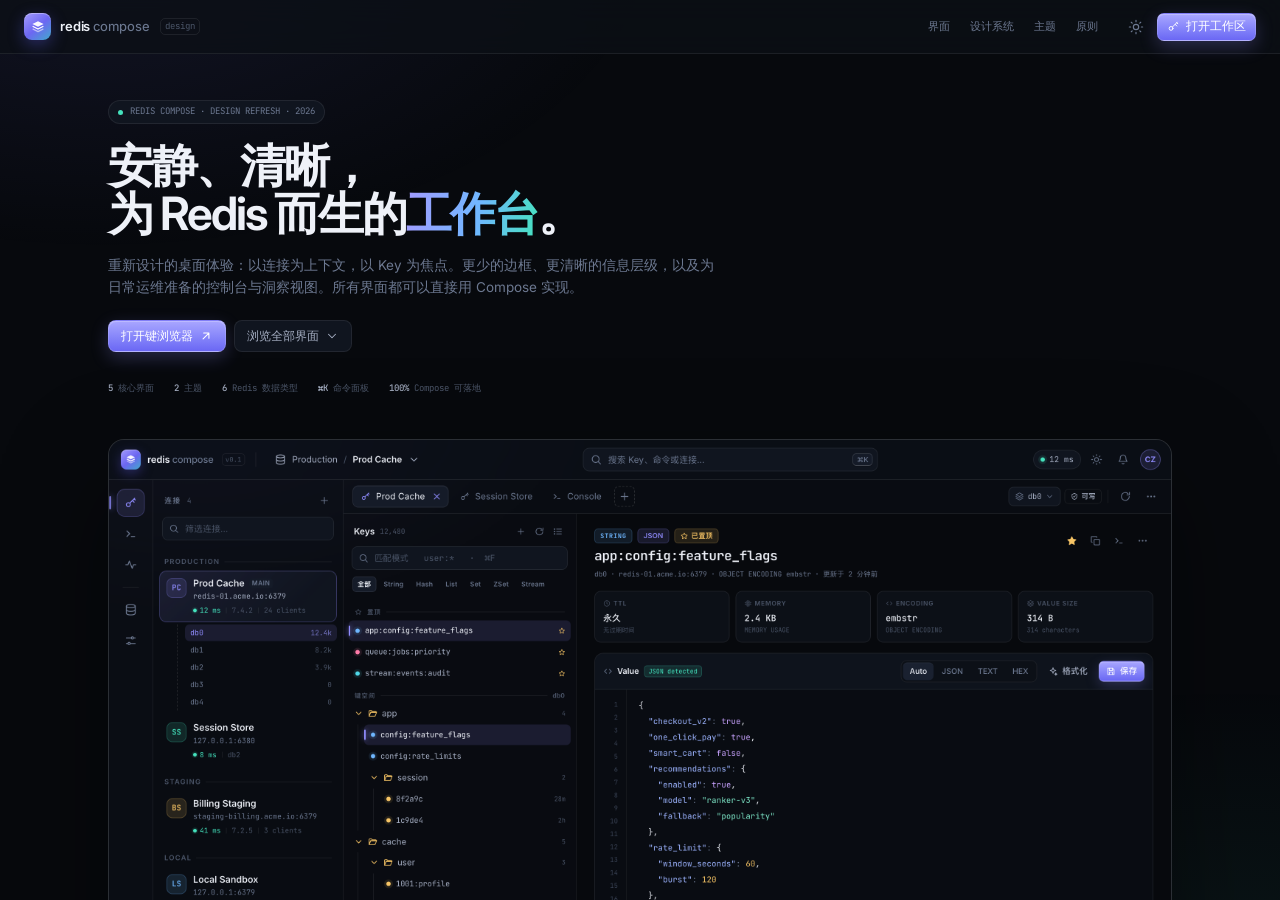
<file: design/index.html>
<!doctype html>
<html lang="zh-CN" data-theme="dark">
  <head>
    <meta charset="UTF-8" />
    <meta name="viewport" content="width=device-width, initial-scale=1.0" />
    <title>Redis Compose — Design</title>
    <link rel="stylesheet" href="assets/theme.css" />
    <link rel="stylesheet" href="assets/pages.css" />
    <script>
      const _themeParam = new URLSearchParams(location.search).get('theme');
      document.documentElement.dataset.theme =
        _themeParam === 'light' || _themeParam === 'dark'
          ? _themeParam
          : localStorage.getItem('rc-theme') || 'dark';
    </script>
  </head>
  <body>
    <div class="doc">
      <header class="doc-top">
        <a class="brand" href="index.html" aria-label="Redis Compose 设计总览">
          <span class="brand-mark"><span class="ic" data-ic="logo"></span></span>
          <span class="brand-word">redis<em>compose</em></span>
          <span class="brand-ver">design</span>
        </a>
        <div class="links">
          <a href="#screens">界面</a>
          <a href="#system">设计系统</a>
          <a href="#themes">主题</a>
          <a href="#principles">原则</a>
        </div>
        <div style="display: flex; align-items: center; gap: 6px">
          <button class="btn-icon" data-theme-toggle data-tip="切换主题" aria-label="切换主题"></button>
          <a class="btn primary sm" href="workspace.html"><span class="ic" data-ic="key"></span>打开工作区</a>
        </div>
      </header>

      <div class="doc-wrap" id="top">
        <section class="doc-hero">
          <div class="eyebrow"><i></i>REDIS COMPOSE · DESIGN REFRESH · 2026</div>
          <h1>安静、清晰，<br />为 Redis 而生的<em>工作台</em>。</h1>
          <p>
            重新设计的桌面体验：以连接为上下文，以 Key 为焦点。更少的边框、更清晰的信息层级，以及为日常运维准备的控制台与洞察视图。所有界面都可以直接用 Compose 实现。
          </p>
          <div class="actions">
            <a class="btn primary" href="workspace.html">打开键浏览器<span class="ic" data-ic="arrow-up-right"></span></a>
            <a class="btn subtle" href="#screens">浏览全部界面<span class="ic" data-ic="chevron-down"></span></a>
          </div>
          <div class="meta">
            <span><strong>5</strong> 核心界面</span>
            <span><strong>2</strong> 主题</span>
            <span><strong>6</strong> Redis 数据类型</span>
            <span><strong>⌘K</strong> 命令面板</span>
            <span><strong>100%</strong> Compose 可落地</span>
          </div>
        </section>

        <div class="hero-shot">
          <img src="assets/shots/workspace.png" alt="键浏览器主界面预览" />
          <div class="shot-caption">
            <span class="dot"></span>
            <span class="name">Workspace · Keys</span>
            <span>prod-cache / db0 / 12,480 keys</span>
            <div class="right">
              <span>1440 × 900</span>
              <a href="workspace.html">打开界面<span class="ic sm" data-ic="arrow-up-right"></span></a>
            </div>
          </div>
        </div>

        <section id="screens">
          <div class="section-label">
            <span class="n">01</span>
            <h2>界面</h2>
            <span class="line"></span>
            <span class="hint">5 SCREENS</span>
          </div>

          <div class="shot-grid">
            <a class="shot-card wide" href="workspace.html" style="grid-column: 1 / -1">
              <div class="shot-img">
                <img src="assets/shots/workspace-hash.png" alt="Key 值编辑器 Hash 视图" />
              </div>
              <div class="shot-meta">
                <div>
                  <div class="t">键浏览器 · 值编辑</div>
                  <div class="d">连接、Keyspace、值编辑器同屏；JSON、Hash、List、Set、ZSet 与 Stream 共享一致的编辑语言。</div>
                </div>
                <span class="n">01</span>
                <span class="arrow"><span class="ic" data-ic="arrow-up-right"></span></span>
              </div>
            </a>

            <a class="shot-card" href="console.html">
              <div class="shot-img">
                <img src="assets/shots/console.png" alt="命令控制台预览" />
              </div>
              <div class="shot-meta">
                <div>
                  <div class="t">命令控制台</div>
                  <div class="d">结果卡片、历史与收藏命令；输入即补全，⌘↵ 执行。</div>
                </div>
                <span class="n">02</span>
                <span class="arrow"><span class="ic" data-ic="arrow-up-right"></span></span>
              </div>
            </a>

            <a class="shot-card" href="insights.html">
              <div class="shot-img">
                <img src="assets/shots/insights.png" alt="服务器洞察预览" />
              </div>
              <div class="shot-meta">
                <div>
                  <div class="t">服务器洞察</div>
                  <div class="d">内存、吞吐、命中率与慢查询；高信息密度，但不拥挤。</div>
                </div>
                <span class="n">03</span>
                <span class="arrow"><span class="ic" data-ic="arrow-up-right"></span></span>
              </div>
            </a>

            <a class="shot-card" href="connections.html">
              <div class="shot-img">
                <img src="assets/shots/connections.png" alt="连接库预览" />
              </div>
              <div class="shot-meta">
                <div>
                  <div class="t">连接库</div>
                  <div class="d">卡片式连接管理 + 侧滑表单；TLS、SSH 与只读模式一处配置。</div>
                </div>
                <span class="n">04</span>
                <span class="arrow"><span class="ic" data-ic="arrow-up-right"></span></span>
              </div>
            </a>

            <a class="shot-card" href="settings.html">
              <div class="shot-img">
                <img src="assets/shots/settings.png" alt="偏好设置预览" />
              </div>
              <div class="shot-meta">
                <div>
                  <div class="t">偏好设置</div>
                  <div class="d">主题、强调色、编辑器与安全策略；即时生效并自动保存。</div>
                </div>
                <span class="n">05</span>
                <span class="arrow"><span class="ic" data-ic="arrow-up-right"></span></span>
              </div>
            </a>
          </div>
        </section>

        <section id="system">
          <div class="section-label">
            <span class="n">02</span>
            <h2>设计系统</h2>
            <span class="line"></span>
            <span class="hint">TOKENS · TYPE · COMPONENTS</span>
          </div>

          <div class="palette-grid">
            <div class="color-card">
              <div class="c" style="background: #07090d"></div>
              <div class="l"><strong>Background</strong>#07090D</div>
            </div>
            <div class="color-card">
              <div class="c" style="background: #0c1017"></div>
              <div class="l"><strong>Surface</strong>#0C1017</div>
            </div>
            <div class="color-card">
              <div class="c" style="background: #918dff"></div>
              <div class="l"><strong>Accent</strong>#918DFF</div>
            </div>
            <div class="color-card">
              <div class="c" style="background: #45e3be"></div>
              <div class="l"><strong>Success</strong>#45E3BE</div>
            </div>
            <div class="color-card">
              <div class="c" style="background: #f7c566"></div>
              <div class="l"><strong>Warning</strong>#F7C566</div>
            </div>
            <div class="color-card">
              <div class="c" style="background: #ff7ba9"></div>
              <div class="l"><strong>ZSet</strong>#FF7BA9</div>
            </div>
          </div>

          <div style="display: grid; grid-template-columns: 1.15fr 1fr; gap: 12px; margin-top: 12px">
            <div class="type-scale">
              <div class="ts-row">
                <span class="sample" style="font-size: 28px; font-weight: 650; letter-spacing: -0.04em">安静而清晰</span>
                <span class="spec">28 / 650 / -0.04em</span>
              </div>
              <div class="ts-row">
                <span class="sample" style="font-size: 18px; font-weight: 600; letter-spacing: -0.025em">服务器洞察</span>
                <span class="spec">18 / 600 / -0.025em</span>
              </div>
              <div class="ts-row">
                <span class="sample" style="font-size: 13px">连接已建立，延迟 12 ms</span>
                <span class="spec">13 / 450 / 1.45</span>
              </div>
              <div class="ts-row">
                <span class="sample mono" style="font-size: 11px; color: var(--text-2)">cache:user:1001:profile</span>
                <span class="spec">MONO 11 / 400</span>
              </div>
              <div class="ts-row">
                <span class="sample" style="font-size: 9px; font-weight: 600; letter-spacing: 0.12em; text-transform: uppercase; color: var(--text-3)">Connection library</span>
                <span class="spec">LABEL 9 / 600 / 0.12em</span>
              </div>
            </div>

            <div style="display: flex; flex-direction: column; gap: 10px">
              <div class="comp-row">
                <button class="btn primary sm"><span class="ic" data-ic="save"></span>保存</button>
                <button class="btn subtle sm">取消</button>
                <button class="btn ghost sm">更多</button>
                <button class="btn danger sm"><span class="ic" data-ic="trash"></span>删除</button>
              </div>
              <div class="comp-row">
                <span class="badge accent">JSON</span>
                <span class="badge mint"><span class="ic" data-ic="check"></span>已同步</span>
                <span class="badge amber">TTL 42s</span>
                <span class="badge danger">即将过期</span>
                <span class="badge plain">Redis 7.4.2</span>
              </div>
              <div class="comp-row">
                <span class="type-pill" data-type="string">STRING</span>
                <span class="type-pill" data-type="hash">HASH</span>
                <span class="type-pill" data-type="list">LIST</span>
                <span class="type-pill" data-type="set">SET</span>
                <span class="type-pill" data-type="zset">ZSET</span>
                <span class="type-pill" data-type="stream">STREAM</span>
              </div>
              <div class="comp-row">
                <div class="switch on" aria-checked="true"></div>
                <div class="segmented"><button class="active">Auto</button><button>JSON</button><button>Text</button></div>
                <span class="keys" style="display: inline-flex; gap: 3px"><kbd>⌘</kbd><kbd>K</kbd></span>
              </div>
            </div>
          </div>

          <div class="doc-note" style="margin-top: 12px">
            <span class="ic" data-ic="info"></span>
            <span
              >所有预览使用同一套 token 与组件：<strong class="mono">surface / border / text / accent</strong>，8pt 间距体系，圆角
              6–16px。浅色主题不是简单反色，而是单独校准的对比度与层级。</span
            >
          </div>
        </section>

        <section id="themes">
          <div class="section-label">
            <span class="n">03</span>
            <h2>主题</h2>
            <span class="line"></span>
            <span class="hint">DARK · LIGHT</span>
          </div>
          <div class="theme-pair">
            <a class="theme-preview" href="workspace.html?theme=dark">
              <img src="assets/shots/workspace.png" alt="深色主题工作区" />
              <div class="cap">
                <span class="ic" data-ic="moon"></span><strong>深色</strong>默认主题 · 低亮度环境
                <span class="right">01</span>
              </div>
            </a>
            <a class="theme-preview" href="workspace.html?theme=light">
              <img src="assets/shots/workspace-light.png" alt="浅色主题工作区" />
              <div class="cap">
                <span class="ic" data-ic="sun"></span><strong>浅色</strong>高亮度环境 · 同等层级
                <span class="right">02</span>
              </div>
            </a>
          </div>
        </section>

        <section id="principles">
          <div class="section-label">
            <span class="n">04</span>
            <h2>设计原则</h2>
            <span class="line"></span>
            <span class="hint">4 PRINCIPLES</span>
          </div>
          <div class="doc-grid-3">
            <div class="doc-card">
              <div class="h"><span class="ic" data-ic="layers"></span>清晰的层级</div>
              <p>连接 → 数据库 → Key → 值，四级信息始终可见。用留白与层级代替边框堆叠，让注意力停在内容上。</p>
            </div>
            <div class="doc-card">
              <div class="h"><span class="ic" data-ic="zap"></span>速度即体验</div>
              <p>⌘K 命令面板、⌘F 键搜索、N 新建、↑↓ 历史。所有高频动作都可以不离开键盘完成。</p>
            </div>
            <div class="doc-card">
              <div class="h"><span class="ic" data-ic="shield"></span>安全默认</div>
              <p>只读模式、危险命令确认、加密存储与值遮罩都有明确入口。风险状态用颜色与文字双重表达。</p>
            </div>
          </div>
          <div class="doc-grid-3" style="margin-top: 12px">
            <div class="doc-card">
              <div class="h"><span class="ic" data-ic="eye"></span>一眼可读</div>
              <p>数据类型使用固定的语义色，TTL 用倒计时与进度表达，连接状态同时用颜色和延迟数字说明。</p>
            </div>
            <div class="doc-card">
              <div class="h"><span class="ic" data-ic="sparkles"></span>克制的装饰</div>
              <p>渐变只用于品牌与主操作，动效只用于反馈。深色界面保持接近真实的黑，避免整屏发光。</p>
            </div>
            <div class="doc-card">
              <div class="h"><span class="ic" data-ic="code"></span>可直接落地</div>
              <p>所有颜色、圆角、间距、字号都能映射到 Compose Theme 与组件。无图片依赖，图标为统一线性 SVG。</p>
            </div>
          </div>
        </section>

        <div class="doc-footer">
          <span>Redis Compose · Design refresh · 2026</span>
          <div class="right">
            <a href="workspace.html">Workspace</a>
            <a href="console.html">Console</a>
            <a href="insights.html">Insights</a>
            <a href="connections.html">Connections</a>
            <a href="settings.html">Settings</a>
          </div>
        </div>
      </div>
    </div>

    <script src="assets/app.js"></script>
  </body>
</html>
</file>
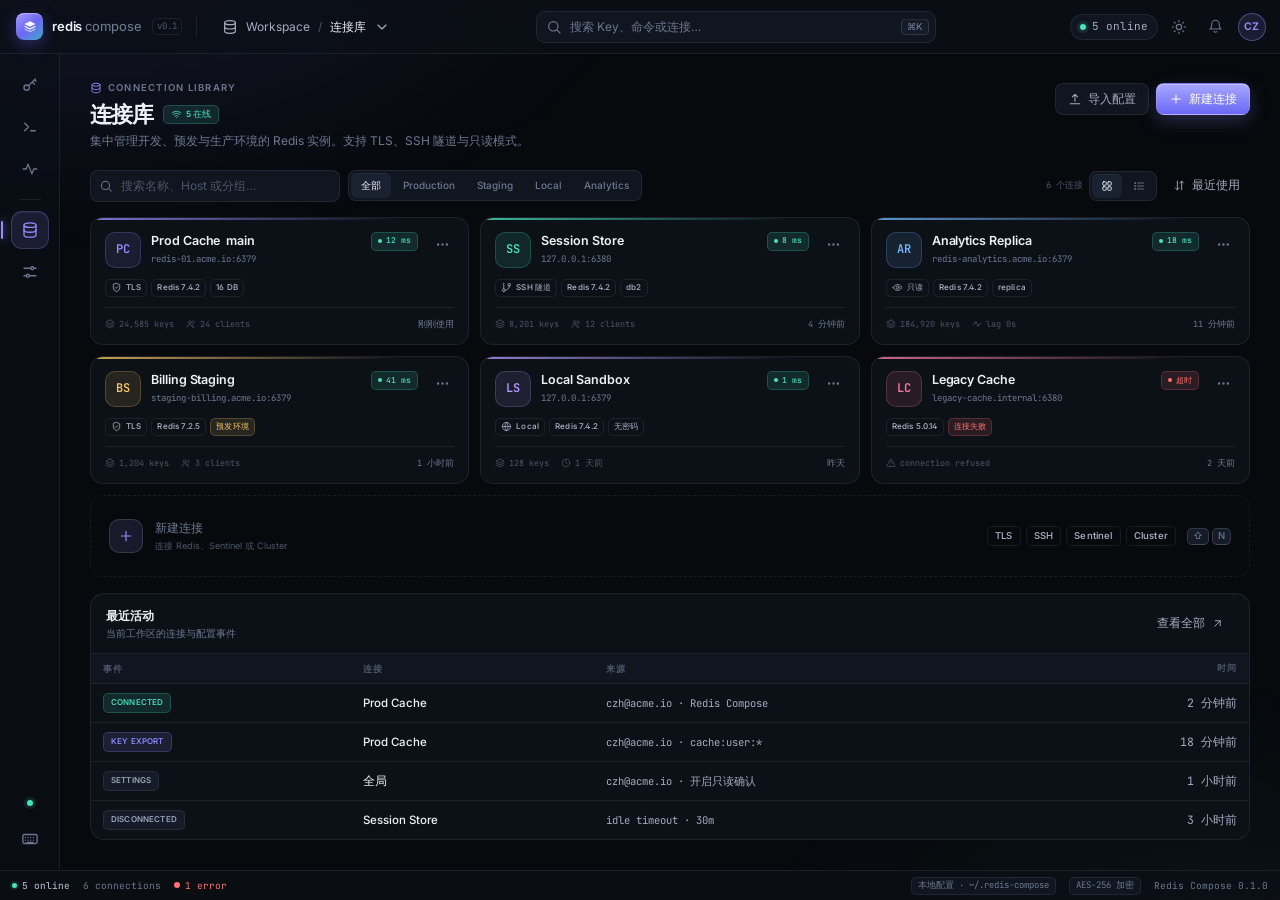
<file: design/connections.html>
<!doctype html>
<html lang="zh-CN" data-theme="dark">
  <head>
    <meta charset="UTF-8" />
    <meta name="viewport" content="width=device-width, initial-scale=1.0" />
    <title>Redis Compose — Connections</title>
    <link rel="stylesheet" href="assets/theme.css" />
    <link rel="stylesheet" href="assets/pages.css" />
    <script>
      const _themeParam = new URLSearchParams(location.search).get('theme');
      document.documentElement.dataset.theme =
        _themeParam === 'light' || _themeParam === 'dark'
          ? _themeParam
          : localStorage.getItem('rc-theme') || 'dark';
    </script>
  </head>
  <body>
    <div class="app">
      <header class="titlebar">
        <a class="brand" href="index.html" aria-label="Redis Compose 首页">
          <span class="brand-mark"><span class="ic" data-ic="logo"></span></span>
          <span class="brand-word">redis<em>compose</em></span>
          <span class="brand-ver">v0.1</span>
        </a>
        <div class="titlebar-sep"></div>
        <div class="page-chip" role="button" tabindex="0">
          <span class="ic" data-ic="database"></span>
          <span>Workspace</span>
          <span class="crumb-sep">/</span>
          <strong>连接库</strong>
          <span class="ic" data-ic="chevron-down"></span>
        </div>
        <div class="titlebar-center">
          <div class="omnibox">
            <span class="ic" data-ic="search"></span>
            <input data-open-palette placeholder="搜索 Key、命令或连接…" aria-label="全局搜索" />
            <kbd>⌘K</kbd>
          </div>
        </div>
        <div class="titlebar-right">
          <span class="status-pill"><span class="dot"></span>5 online</span>
          <button class="btn-icon" data-theme-toggle data-tip="切换主题" aria-label="切换主题"></button>
          <button class="btn-icon" data-tip="通知" aria-label="通知"><span class="ic" data-ic="bell"></span></button>
          <div class="avatar" data-tip="czh@acme.io">CZ</div>
        </div>
      </header>

      <div class="shell">
        <nav class="rail" aria-label="主导航">
          <a class="rail-btn" href="workspace.html" data-tip="键浏览器" aria-label="键浏览器">
            <span class="ic" data-ic="key"></span>
          </a>
          <a class="rail-btn" href="console.html" data-tip="命令控制台" aria-label="命令控制台">
            <span class="ic" data-ic="terminal"></span>
          </a>
          <a class="rail-btn" href="insights.html" data-tip="服务器洞察" aria-label="服务器洞察">
            <span class="ic" data-ic="activity"></span>
          </a>
          <div class="rail-sep"></div>
          <a class="rail-btn active" href="connections.html" data-tip="连接管理" aria-label="连接管理">
            <span class="ic" data-ic="database"></span>
          </a>
          <a class="rail-btn" href="settings.html" data-tip="偏好设置" aria-label="偏好设置">
            <span class="ic" data-ic="sliders"></span>
          </a>
          <div class="rail-spacer"></div>
          <span class="rail-dot live-pulse" data-tip="5 个连接在线"></span>
          <a class="rail-btn" href="settings.html" data-tip="快捷键" aria-label="快捷键">
            <span class="ic" data-ic="keyboard"></span>
          </a>
        </nav>

        <main class="main">
          <div class="connections-page">
            <div class="connections-inner">
              <div class="connections-head">
                <div>
                  <div class="page-eyebrow"><span class="ic" data-ic="database"></span>Connection library</div>
                  <h1 class="page-title">连接库 <span class="badge mint" style="height: 19px; font-size: 8.5px"><span class="ic" data-ic="wifi"></span>5 在线</span></h1>
                  <p class="page-desc">集中管理开发、预发与生产环境的 Redis 实例。支持 TLS、SSH 隧道与只读模式。</p>
                </div>
                <div class="page-head-actions">
                  <button class="btn subtle" id="importBtn"><span class="ic" data-ic="upload"></span>导入配置</button>
                  <button class="btn primary" data-open-sheet><span class="ic" data-ic="plus"></span>新建连接</button>
                </div>
              </div>

              <div class="conn-toolbar">
                <div class="search">
                  <span class="ic" data-ic="search"></span>
                  <input class="input" id="connSearch" placeholder="搜索名称、Host 或分组…" aria-label="搜索连接" />
                </div>
                <div class="env-tabs" id="envTabs">
                  <button class="active" data-env="all">全部</button>
                  <button data-env="production">Production</button>
                  <button data-env="staging">Staging</button>
                  <button data-env="local">Local</button>
                  <button data-env="ops">Analytics</button>
                </div>
                <div class="right">
                  <span id="connCount">6 个连接</span>
                  <div class="segmented" data-seg="view" id="viewToggle">
                    <button class="active" data-view="grid" data-tip="网格视图" aria-label="网格视图">
                      <span class="ic" data-ic="grid"></span>
                    </button>
                    <button data-view="list" data-tip="列表视图" aria-label="列表视图">
                      <span class="ic" data-ic="list"></span>
                    </button>
                  </div>
                  <button class="btn ghost sm" data-tip="按最近使用排序">
                    <span class="ic" data-ic="sort"></span>最近使用
                  </button>
                </div>
              </div>

              <div class="conn-grid" id="connGrid">
                <article class="conn-card" data-href="workspace.html" data-env="production" data-name="Prod Cache redis-01.acme.io" style="--conn-color: #918dff">
                  <div class="top">
                    <div class="conn-logo">PC</div>
                    <div class="ident">
                      <div class="name">Prod Cache <span class="badge-env">main</span></div>
                      <div class="host">redis-01.acme.io:6379</div>
                    </div>
                    <span class="state live"><i></i>12 ms</span>
                    <button class="btn-icon sm" data-card-menu data-tip="更多" aria-label="更多">
                      <span class="ic" data-ic="more"></span>
                    </button>
                  </div>
                  <div class="tags">
                    <span class="badge plain"><span class="ic" data-ic="shield"></span>TLS</span>
                    <span class="badge plain">Redis 7.4.2</span>
                    <span class="badge plain">16 DB</span>
                  </div>
                  <div class="stats">
                    <span><span class="ic" data-ic="layers"></span>24,585 keys</span>
                    <span><span class="ic" data-ic="users"></span>24 clients</span>
                    <span class="right">刚刚使用</span>
                  </div>
                </article>

                <article class="conn-card" data-href="workspace.html" data-env="production" data-name="Session Store 127.0.0.1" style="--conn-color: #45e3be">
                  <div class="top">
                    <div class="conn-logo">SS</div>
                    <div class="ident">
                      <div class="name">Session Store</div>
                      <div class="host">127.0.0.1:6380</div>
                    </div>
                    <span class="state live"><i></i>8 ms</span>
                    <button class="btn-icon sm" data-card-menu data-tip="更多" aria-label="更多">
                      <span class="ic" data-ic="more"></span>
                    </button>
                  </div>
                  <div class="tags">
                    <span class="badge plain"><span class="ic" data-ic="git-branch"></span>SSH 隧道</span>
                    <span class="badge plain">Redis 7.4.2</span>
                    <span class="badge plain">db2</span>
                  </div>
                  <div class="stats">
                    <span><span class="ic" data-ic="layers"></span>8,201 keys</span>
                    <span><span class="ic" data-ic="users"></span>12 clients</span>
                    <span class="right">4 分钟前</span>
                  </div>
                </article>

                <article class="conn-card" data-href="insights.html" data-env="ops" data-name="Analytics Replica redis-analytics" style="--conn-color: #6fb7ff">
                  <div class="top">
                    <div class="conn-logo">AR</div>
                    <div class="ident">
                      <div class="name">Analytics Replica</div>
                      <div class="host">redis-analytics.acme.io:6379</div>
                    </div>
                    <span class="state live"><i></i>18 ms</span>
                    <button class="btn-icon sm" data-card-menu data-tip="更多" aria-label="更多">
                      <span class="ic" data-ic="more"></span>
                    </button>
                  </div>
                  <div class="tags">
                    <span class="badge plain"><span class="ic" data-ic="eye"></span>只读</span>
                    <span class="badge plain">Redis 7.4.2</span>
                    <span class="badge plain">replica</span>
                  </div>
                  <div class="stats">
                    <span><span class="ic" data-ic="layers"></span>184,920 keys</span>
                    <span><span class="ic" data-ic="activity"></span>lag 0s</span>
                    <span class="right">11 分钟前</span>
                  </div>
                </article>

                <article class="conn-card" data-href="workspace.html" data-env="staging" data-name="Billing Staging staging-billing" style="--conn-color: #f7c566">
                  <div class="top">
                    <div class="conn-logo">BS</div>
                    <div class="ident">
                      <div class="name">Billing Staging</div>
                      <div class="host">staging-billing.acme.io:6379</div>
                    </div>
                    <span class="state live"><i></i>41 ms</span>
                    <button class="btn-icon sm" data-card-menu data-tip="更多" aria-label="更多">
                      <span class="ic" data-ic="more"></span>
                    </button>
                  </div>
                  <div class="tags">
                    <span class="badge plain"><span class="ic" data-ic="shield"></span>TLS</span>
                    <span class="badge plain">Redis 7.2.5</span>
                    <span class="badge amber">预发环境</span>
                  </div>
                  <div class="stats">
                    <span><span class="ic" data-ic="layers"></span>1,204 keys</span>
                    <span><span class="ic" data-ic="users"></span>3 clients</span>
                    <span class="right">1 小时前</span>
                  </div>
                </article>

                <article class="conn-card" data-href="workspace.html" data-env="local" data-name="Local Sandbox 127.0.0.1" style="--conn-color: #b49bff">
                  <div class="top">
                    <div class="conn-logo">LS</div>
                    <div class="ident">
                      <div class="name">Local Sandbox</div>
                      <div class="host">127.0.0.1:6379</div>
                    </div>
                    <span class="state live"><i></i>1 ms</span>
                    <button class="btn-icon sm" data-card-menu data-tip="更多" aria-label="更多">
                      <span class="ic" data-ic="more"></span>
                    </button>
                  </div>
                  <div class="tags">
                    <span class="badge plain"><span class="ic" data-ic="globe"></span>Local</span>
                    <span class="badge plain">Redis 7.4.2</span>
                    <span class="badge plain">无密码</span>
                  </div>
                  <div class="stats">
                    <span><span class="ic" data-ic="layers"></span>128 keys</span>
                    <span><span class="ic" data-ic="clock"></span>1 天前</span>
                    <span class="right">昨天</span>
                  </div>
                </article>

                <article class="conn-card" data-env="staging" data-name="Legacy Cache legacy" style="--conn-color: #ff7ba9">
                  <div class="top">
                    <div class="conn-logo">LC</div>
                    <div class="ident">
                      <div class="name">Legacy Cache</div>
                      <div class="host">legacy-cache.internal:6380</div>
                    </div>
                    <span class="state err"><i></i>超时</span>
                    <button class="btn-icon sm" data-card-menu data-tip="更多" aria-label="更多">
                      <span class="ic" data-ic="more"></span>
                    </button>
                  </div>
                  <div class="tags">
                    <span class="badge plain">Redis 5.0.14</span>
                    <span class="badge danger">连接失败</span>
                  </div>
                  <div class="stats">
                    <span><span class="ic" data-ic="alert"></span>connection refused</span>
                    <span class="right">2 天前</span>
                  </div>
                </article>

                <article class="conn-card new" data-open-sheet>
                  <div class="plus"><span class="ic" data-ic="plus"></span></div>
                  <div class="new-copy">
                    <div class="t">新建连接</div>
                    <div class="d">连接 Redis、Sentinel 或 Cluster</div>
                  </div>
                  <div class="new-meta">
                    <span class="badge plain">TLS</span>
                    <span class="badge plain">SSH</span>
                    <span class="badge plain">Sentinel</span>
                    <span class="badge plain">Cluster</span>
                    <span class="new-shortcut"><kbd>⇧</kbd><kbd>N</kbd></span>
                  </div>
                </article>
              </div>

              <div class="card recent-card">
                <div class="card-head">
                  <div>
                    <div class="card-title">最近活动</div>
                    <div class="card-desc">当前工作区的连接与配置事件</div>
                  </div>
                  <div class="right">
                    <button class="btn ghost sm">查看全部<span class="ic" data-ic="arrow-up-right"></span></button>
                  </div>
                </div>
                <table class="table">
                  <thead>
                    <tr><th>事件</th><th>连接</th><th>来源</th><th class="num">时间</th></tr>
                  </thead>
                  <tbody>
                    <tr>
                      <td><span class="badge mint" style="font-size: 8px">CONNECTED</span></td>
                      <td class="strong">Prod Cache</td>
                      <td class="mono">czh@acme.io · Redis Compose</td>
                      <td class="num">2 分钟前</td>
                    </tr>
                    <tr>
                      <td><span class="badge accent" style="font-size: 8px">KEY EXPORT</span></td>
                      <td class="strong">Prod Cache</td>
                      <td class="mono">czh@acme.io · cache:user:*</td>
                      <td class="num">18 分钟前</td>
                    </tr>
                    <tr>
                      <td><span class="badge" style="font-size: 8px">SETTINGS</span></td>
                      <td class="strong">全局</td>
                      <td class="mono">czh@acme.io · 开启只读确认</td>
                      <td class="num">1 小时前</td>
                    </tr>
                    <tr>
                      <td><span class="badge" style="font-size: 8px">DISCONNECTED</span></td>
                      <td class="strong">Session Store</td>
                      <td class="mono">idle timeout · 30m</td>
                      <td class="num">3 小时前</td>
                    </tr>
                  </tbody>
                </table>
              </div>
            </div>
          </div>
        </main>
      </div>

      <footer class="statusbar">
        <span class="sb-item"><span class="ok-dot"></span><strong>5 online</strong></span>
        <span class="sb-item">6 connections</span>
        <span class="sb-item" style="color: var(--danger)"><span class="dot danger"></span>1 error</span>
        <span class="spacer"></span>
        <span class="sb-chip">本地配置 · ~/.redis-compose</span>
        <span class="sb-chip">AES-256 加密</span>
        <span class="sb-item">Redis Compose 0.1.0</span>
      </footer>
    </div>

    <!-- ============================================================ new connection sheet -->
    <div class="sheet-backdrop" id="connSheet" hidden>
      <div class="sheet" role="dialog" aria-modal="true" aria-label="新建连接">
        <div class="sheet-head">
          <div class="conn-logo" style="--conn-color: var(--accent)">NC</div>
          <div>
            <div class="sheet-title">新建连接</div>
            <div class="sheet-sub">配置 Redis 实例、TLS 与 SSH 隧道</div>
          </div>
          <button class="btn-icon" data-close-sheet aria-label="关闭"><span class="ic" data-ic="close"></span></button>
        </div>
        <div class="sheet-tabs" id="sheetTabs">
          <button class="active" data-sheet-tab="basic">基础</button>
          <button data-sheet-tab="tls">TLS</button>
          <button data-sheet-tab="ssh">SSH 隧道</button>
          <button data-sheet-tab="advanced">高级</button>
        </div>
        <div class="sheet-body">
          <div class="sheet-panel" data-panel="basic">
            <div class="field">
              <label>连接名称 <span class="req">*</span></label>
              <input class="input" id="newConnName" placeholder="例如 Production Cache" />
            </div>
            <div class="field-row">
              <div class="field">
                <label>Host <span class="req">*</span></label>
                <input class="input mono" id="newConnHost" placeholder="127.0.0.1" value="127.0.0.1" />
              </div>
              <div class="field" style="flex: 0 0 100px">
                <label>Port</label>
                <input class="input mono" value="6379" />
              </div>
            </div>
            <div class="field-row">
              <div class="field">
                <label>用户名（Redis 6+ ACL）</label>
                <input class="input" placeholder="default" />
              </div>
              <div class="field">
                <label>密码</label>
                <input class="input" type="password" placeholder="••••••••" />
              </div>
            </div>
            <div class="field-row">
              <div class="field">
                <label>环境</label>
                <select class="select" style="width: 100%; height: 33px">
                  <option>Production</option>
                  <option>Staging</option>
                  <option>Local</option>
                  <option>Analytics</option>
                </select>
              </div>
              <div class="field">
                <label>默认 DB</label>
                <select class="select" style="width: 100%; height: 33px"><option>db0</option><option>db1</option><option>db2</option></select>
              </div>
            </div>
            <div class="field">
              <label>颜色标签</label>
              <div class="conn-color-row">
                <span class="swatch active" style="background: #918dff"></span>
                <span class="swatch" style="background: #45e3be"></span>
                <span class="swatch" style="background: #f7c566"></span>
                <span class="swatch" style="background: #6fb7ff"></span>
                <span class="swatch" style="background: #ff7ba9"></span>
                <span class="swatch" style="background: #b49bff"></span>
              </div>
            </div>
            <div class="set-row" style="padding: 9px 0; border: none">
              <div class="info">
                <div class="label">只读模式</div>
                <div class="hint">连接后拦截 SET / DEL / FLUSHDB 等写命令</div>
              </div>
              <div class="control"><div class="switch" aria-checked="false"></div></div>
            </div>
          </div>

          <div class="sheet-panel" data-panel="tls" hidden>
            <div class="set-row" style="padding: 8px 0; border: none">
              <div class="info">
                <div class="label">启用 TLS</div>
                <div class="hint">使用 TLS 1.2+ 加密客户端与 Redis 之间的流量</div>
              </div>
              <div class="control"><div class="switch on" aria-checked="true"></div></div>
            </div>
            <div class="field">
              <label>CA 证书路径</label>
              <input class="input mono" placeholder="/etc/ssl/certs/redis-ca.pem" />
              <div class="field-hint">支持 PEM 格式，可留空使用系统信任链</div>
            </div>
            <div class="field">
              <label>客户端证书路径</label>
              <input class="input mono" placeholder="~/.redis-compose/certs/client.pem" />
            </div>
            <div class="field">
              <label>客户端私钥路径</label>
              <input class="input mono" placeholder="~/.redis-compose/certs/client-key.pem" />
            </div>
            <div class="field">
              <label>校验模式</label>
              <select class="select" style="width: 100%; height: 33px">
                <option>严格校验（推荐）</option>
                <option>允许自签名证书</option>
                <option>不校验</option>
              </select>
            </div>
          </div>

          <div class="sheet-panel" data-panel="ssh" hidden>
            <div class="set-row" style="padding: 8px 0; border: none">
              <div class="info">
                <div class="label">启用 SSH 隧道</div>
                <div class="hint">通过跳板机安全访问内网 Redis</div>
              </div>
              <div class="control"><div class="switch" aria-checked="false"></div></div>
            </div>
            <div class="field-row">
              <div class="field">
                <label>SSH Host</label>
                <input class="input mono" placeholder="bastion.acme.io" />
              </div>
              <div class="field" style="flex: 0 0 100px">
                <label>Port</label>
                <input class="input mono" value="22" />
              </div>
            </div>
            <div class="field">
              <label>用户名</label>
              <input class="input" placeholder="deploy" />
            </div>
            <div class="field">
              <label>认证方式</label>
              <div class="segmented" style="width: 100%">
                <button class="active" style="flex: 1; justify-content: center">私钥</button>
                <button style="flex: 1; justify-content: center">密码</button>
              </div>
            </div>
            <div class="field">
              <label>私钥路径</label>
              <input class="input mono" placeholder="~/.ssh/id_ed25519" />
            </div>
          </div>

          <div class="sheet-panel" data-panel="advanced" hidden>
            <div class="field-row">
              <div class="field">
                <label>连接超时（ms）</label>
                <input class="input mono" value="5000" />
              </div>
              <div class="field">
                <label>读取超时（ms）</label>
                <input class="input mono" value="5000" />
              </div>
            </div>
            <div class="field">
              <label>Key 命名空间分隔符</label>
              <input class="input mono" value=":" />
            </div>
            <div class="field">
              <label>客户端名称</label>
              <input class="input mono" value="redis-compose" />
            </div>
            <div class="set-row" style="padding: 9px 0; border: none">
              <div class="info">
                <div class="label">Sentinel / Cluster</div>
                <div class="hint">连接集群模式或通过 Sentinel 发现主节点</div>
              </div>
              <div class="control"><div class="switch" aria-checked="false"></div></div>
            </div>
          </div>
        </div>
        <div class="sheet-foot">
          <span class="test-result" id="testResult" hidden>✓ 连接成功 · 12 ms</span>
          <span class="spacer"></span>
          <button class="btn ghost" data-close-sheet>取消</button>
          <button class="btn subtle" id="testConn"><span class="ic" data-ic="wifi"></span>测试连接</button>
          <button class="btn primary" id="saveConn"><span class="ic" data-ic="check"></span>保存连接</button>
        </div>
      </div>
    </div>

    <script src="assets/app.js"></script>
    <script src="connections.js"></script>
  </body>
</html>
</file>
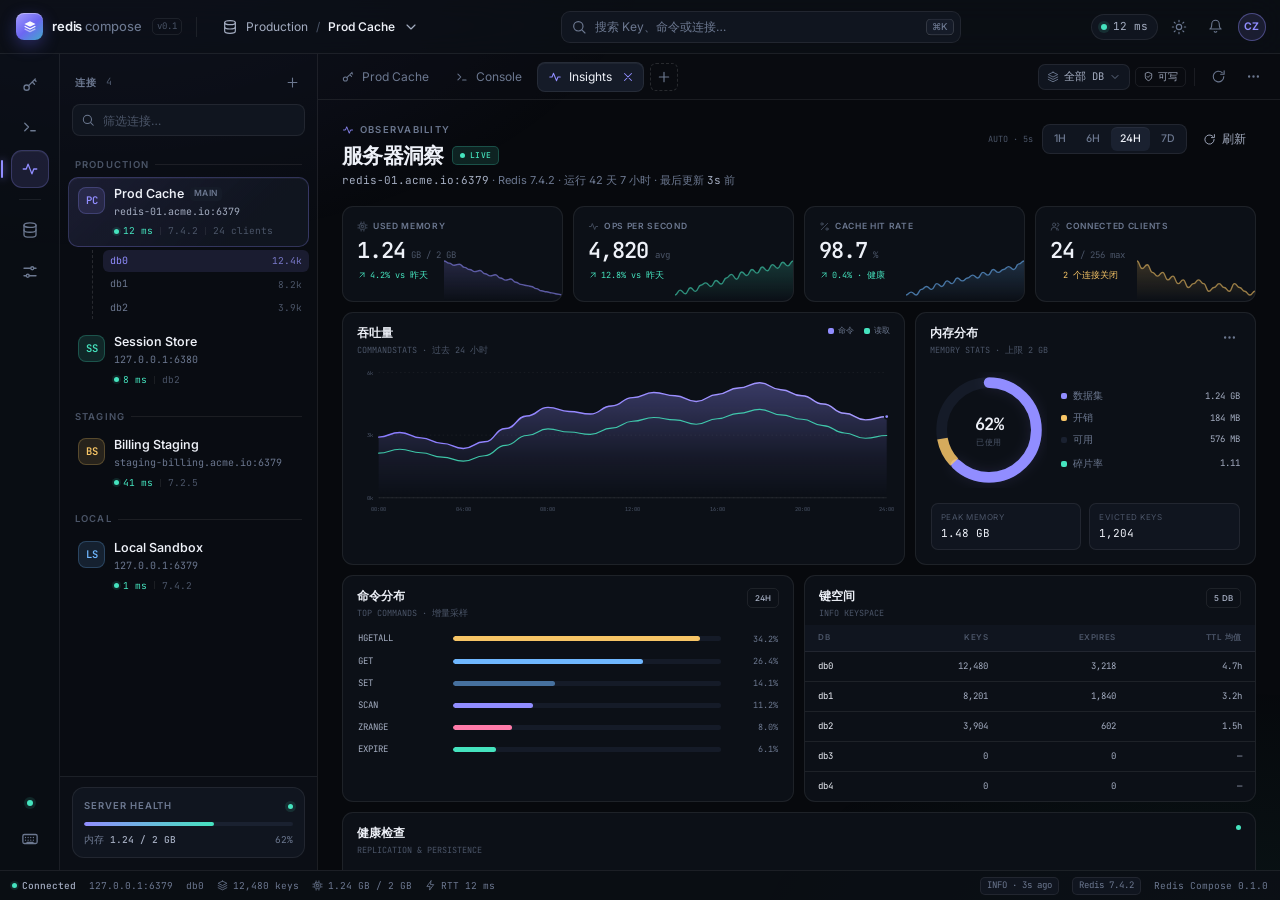
<file: design/insights.html>
<!doctype html>
<html lang="zh-CN" data-theme="dark">
  <head>
    <meta charset="UTF-8" />
    <meta name="viewport" content="width=device-width, initial-scale=1.0" />
    <title>Redis Compose — Insights</title>
    <link rel="stylesheet" href="assets/theme.css" />
    <link rel="stylesheet" href="assets/pages.css" />
    <script>
      const _themeParam = new URLSearchParams(location.search).get('theme');
      document.documentElement.dataset.theme =
        _themeParam === 'light' || _themeParam === 'dark'
          ? _themeParam
          : localStorage.getItem('rc-theme') || 'dark';
    </script>
  </head>
  <body>
    <div class="app">
      <header class="titlebar">
        <a class="brand" href="index.html" aria-label="Redis Compose 首页">
          <span class="brand-mark"><span class="ic" data-ic="logo"></span></span>
          <span class="brand-word">redis<em>compose</em></span>
          <span class="brand-ver">v0.1</span>
        </a>
        <div class="titlebar-sep"></div>
        <div class="page-chip" role="button" tabindex="0">
          <span class="ic" data-ic="database"></span>
          <span>Production</span>
          <span class="crumb-sep">/</span>
          <strong>Prod Cache</strong>
          <span class="ic" data-ic="chevron-down"></span>
        </div>
        <div class="titlebar-center">
          <div class="omnibox">
            <span class="ic" data-ic="search"></span>
            <input data-open-palette placeholder="搜索 Key、命令或连接…" aria-label="全局搜索" />
            <kbd>⌘K</kbd>
          </div>
        </div>
        <div class="titlebar-right">
          <span class="status-pill"><span class="dot"></span>12 ms</span>
          <button class="btn-icon" data-theme-toggle data-tip="切换主题" aria-label="切换主题"></button>
          <button class="btn-icon" data-tip="通知" aria-label="通知"><span class="ic" data-ic="bell"></span></button>
          <div class="avatar" data-tip="czh@acme.io">CZ</div>
        </div>
      </header>

      <div class="shell">
        <nav class="rail" aria-label="主导航">
          <a class="rail-btn" href="workspace.html" data-tip="键浏览器" aria-label="键浏览器">
            <span class="ic" data-ic="key"></span>
          </a>
          <a class="rail-btn" href="console.html" data-tip="命令控制台" aria-label="命令控制台">
            <span class="ic" data-ic="terminal"></span>
          </a>
          <a class="rail-btn active" href="insights.html" data-tip="服务器洞察" aria-label="服务器洞察">
            <span class="ic" data-ic="activity"></span>
          </a>
          <div class="rail-sep"></div>
          <a class="rail-btn" href="connections.html" data-tip="连接管理" aria-label="连接管理">
            <span class="ic" data-ic="database"></span>
          </a>
          <a class="rail-btn" href="settings.html" data-tip="偏好设置" aria-label="偏好设置">
            <span class="ic" data-ic="sliders"></span>
          </a>
          <div class="rail-spacer"></div>
          <span class="rail-dot live-pulse" data-tip="Redis 运行正常"></span>
          <a class="rail-btn" href="settings.html" data-tip="快捷键" aria-label="快捷键">
            <span class="ic" data-ic="keyboard"></span>
          </a>
        </nav>

        <aside class="sidebar">
          <div class="sb-head">
            <span class="sb-title">连接</span><span class="sb-count">4</span>
            <a class="btn-icon" href="connections.html?new=1" data-tip="新建连接" aria-label="新建连接">
              <span class="ic" data-ic="plus"></span>
            </a>
          </div>
          <div class="sb-search">
            <div class="search">
              <span class="ic" data-ic="search"></span>
              <input class="input" placeholder="筛选连接…" aria-label="筛选连接" />
            </div>
          </div>
          <div class="sb-scroll">
            <div class="sb-group">Production <span class="line"></span></div>
            <div class="conn active" style="--conn-color: #918dff">
              <div class="conn-avatar">PC</div>
              <div class="conn-body">
                <div class="conn-name"><span class="name">Prod Cache</span><span class="badge-env">main</span></div>
                <div class="conn-host">redis-01.acme.io:6379</div>
                <div class="conn-meta">
                  <span class="live">12 ms</span><span class="sep"></span><span>7.4.2</span><span class="sep"></span
                  ><span>24 clients</span>
                </div>
              </div>
            </div>
            <div class="db-list">
              <div class="db-row active"><span>db0</span><span class="count">12.4k</span></div>
              <div class="db-row"><span>db1</span><span class="count">8.2k</span></div>
              <div class="db-row"><span>db2</span><span class="count">3.9k</span></div>
            </div>
            <div class="conn" style="--conn-color: #45e3be">
              <div class="conn-avatar">SS</div>
              <div class="conn-body">
                <div class="conn-name"><span class="name">Session Store</span></div>
                <div class="conn-host">127.0.0.1:6380</div>
                <div class="conn-meta"><span class="live">8 ms</span><span class="sep"></span><span>db2</span></div>
              </div>
            </div>
            <div class="sb-group">Staging <span class="line"></span></div>
            <div class="conn" style="--conn-color: #f7c566">
              <div class="conn-avatar">BS</div>
              <div class="conn-body">
                <div class="conn-name"><span class="name">Billing Staging</span></div>
                <div class="conn-host">staging-billing.acme.io:6379</div>
                <div class="conn-meta"><span class="live">41 ms</span><span class="sep"></span><span>7.2.5</span></div>
              </div>
            </div>
            <div class="sb-group">Local <span class="line"></span></div>
            <div class="conn" style="--conn-color: #6fb7ff">
              <div class="conn-avatar">LS</div>
              <div class="conn-body">
                <div class="conn-name"><span class="name">Local Sandbox</span></div>
                <div class="conn-host">127.0.0.1:6379</div>
                <div class="conn-meta"><span class="live">1 ms</span><span class="sep"></span><span>7.4.2</span></div>
              </div>
            </div>
          </div>
          <div class="sb-foot">
            <div class="health-card">
              <div class="health-top">Server health <span class="live"></span></div>
              <div class="health-bar"><i style="width: 62%"></i></div>
              <div class="health-stats">
                <span>内存 <strong>1.24 / 2 GB</strong></span><span>62%</span>
              </div>
            </div>
          </div>
        </aside>

        <main class="main">
          <div class="tabbar">
            <a class="tab" href="workspace.html"><span class="ic" data-ic="key"></span><span>Prod Cache</span></a>
            <a class="tab" href="console.html"><span class="ic" data-ic="terminal"></span><span>Console</span></a>
            <a class="tab active" href="insights.html">
              <span class="ic" data-ic="activity"></span><span>Insights</span>
              <span class="tab-close" role="button" aria-label="关闭标签页"><span class="ic" data-ic="close"></span></span>
            </a>
            <a class="tab-add" href="connections.html" data-tip="新建标签页" aria-label="新建标签页">
              <span class="ic" data-ic="plus"></span>
            </a>
            <div class="tabbar-right">
              <button class="db-pill" data-tip="切换数据库">
                <span class="ic" data-ic="layers"></span>全部 DB<span class="ic" data-ic="chevron-down"></span>
              </button>
              <span class="badge plain"><span class="ic" data-ic="shield"></span>可写</span>
              <div class="divider"></div>
              <button class="btn-icon" data-tip="刷新指标" aria-label="刷新指标" id="refreshInsights">
                <span class="ic" data-ic="refresh"></span>
              </button>
              <button class="btn-icon" data-tip="更多" aria-label="更多"><span class="ic" data-ic="more"></span></button>
            </div>
          </div>

          <div class="insights-scroll">
            <div class="insights-inner">
              <div class="insights-head">
                <div>
                  <div class="page-eyebrow"><span class="ic" data-ic="activity"></span>Observability</div>
                  <h1 class="insights-title">
                    服务器洞察
                    <span class="live-badge"><i></i>LIVE</span>
                  </h1>
                  <div class="insights-sub">
                    <span class="mono">redis-01.acme.io:6379</span> · Redis 7.4.2 · 运行 42 天 7 小时 · 最后更新
                    <span class="mono">3s</span> 前
                  </div>
                </div>
                <div class="right">
                  <span class="refresh-note">AUTO · 5s</span>
                  <div class="segmented" data-seg="range">
                    <button>1H</button><button>6H</button><button class="active">24H</button><button>7D</button>
                  </div>
                  <button class="btn ghost sm" id="refreshBtn"><span class="ic" data-ic="refresh"></span>刷新</button>
                </div>
              </div>

              <div class="kpi-grid">
                <div class="kpi">
                  <div class="kpi-label"><span class="ic" data-ic="cpu"></span>Used memory</div>
                  <div class="kpi-value-row"><span class="kpi-value">1.24</span><span class="kpi-unit">GB / 2 GB</span></div>
                  <div class="kpi-delta"><span class="ic" data-ic="arrow-up-right"></span>4.2% vs 昨天</div>
                  <svg class="kpi-spark" data-spark="memory" viewBox="0 0 120 48" preserveAspectRatio="none"></svg>
                </div>
                <div class="kpi">
                  <div class="kpi-label"><span class="ic" data-ic="activity"></span>Ops per second</div>
                  <div class="kpi-value-row"><span class="kpi-value">4,820</span><span class="kpi-unit">avg</span></div>
                  <div class="kpi-delta"><span class="ic" data-ic="arrow-up-right"></span>12.8% vs 昨天</div>
                  <svg class="kpi-spark" data-spark="ops" viewBox="0 0 120 48" preserveAspectRatio="none"></svg>
                </div>
                <div class="kpi">
                  <div class="kpi-label"><span class="ic" data-ic="percent"></span>Cache hit rate</div>
                  <div class="kpi-value-row"><span class="kpi-value">98.7</span><span class="kpi-unit">%</span></div>
                  <div class="kpi-delta"><span class="ic" data-ic="arrow-up-right"></span>0.4% · 健康</div>
                  <svg class="kpi-spark" data-spark="hit" viewBox="0 0 120 48" preserveAspectRatio="none"></svg>
                </div>
                <div class="kpi">
                  <div class="kpi-label"><span class="ic" data-ic="users"></span>Connected clients</div>
                  <div class="kpi-value-row"><span class="kpi-value">24</span><span class="kpi-unit">/ 256 max</span></div>
                  <div class="kpi-delta down"><span class="ic" data-ic="arrow-down"></span>2 个连接关闭</div>
                  <svg class="kpi-spark" data-spark="clients" viewBox="0 0 120 48" preserveAspectRatio="none"></svg>
                </div>
              </div>

              <div class="insight-grid">
                <div class="chart-card">
                  <div class="chart-head">
                    <div>
                      <div class="chart-title">吞吐量</div>
                      <div class="chart-desc">COMMANDSTATS · 过去 24 小时</div>
                    </div>
                    <div class="right">
                      <div class="legend">
                        <span><i></i>命令</span>
                        <span><i class="mint"></i>读取</span>
                      </div>
                    </div>
                  </div>
                  <div class="chart-area" id="throughputChart"></div>
                </div>

                <div class="chart-card">
                  <div class="chart-head">
                    <div>
                      <div class="chart-title">内存分布</div>
                      <div class="chart-desc">MEMORY STATS · 上限 2 GB</div>
                    </div>
                    <div class="right">
                      <button class="btn-icon sm" data-tip="内存分析" aria-label="内存分析">
                        <span class="ic" data-ic="more"></span>
                      </button>
                    </div>
                  </div>
                  <div class="donut-wrap">
                    <div class="donut">
                      <svg viewBox="0 0 120 120">
                        <circle cx="60" cy="60" r="49" fill="none" stroke="var(--surface-3)" stroke-width="11" />
                        <circle
                          cx="60"
                          cy="60"
                          r="49"
                          fill="none"
                          stroke="var(--accent)"
                          stroke-width="11"
                          stroke-linecap="round"
                          stroke-dasharray="190.9 307.9"
                          style="filter: drop-shadow(0 0 6px var(--accent-soft))"
                        />
                        <circle
                          cx="60"
                          cy="60"
                          r="49"
                          fill="none"
                          stroke="var(--amber)"
                          stroke-width="11"
                          stroke-dasharray="27.7 471.1"
                          stroke-dashoffset="-193.9"
                          opacity=".85"
                        />
                      </svg>
                      <div class="donut-center"><strong>62%</strong><span>已使用</span></div>
                    </div>
                    <div class="metric-list">
                      <div class="metric-line"><i></i>数据集 <span class="val">1.24 GB</span></div>
                      <div class="metric-line"><i style="background: var(--amber)"></i>开销 <span class="val">184 MB</span></div>
                      <div class="metric-line"><i style="background: var(--surface-4)"></i>可用 <span class="val">576 MB</span></div>
                      <div class="metric-line" style="margin-top: 2px"><i style="background: var(--mint)"></i>碎片率 <span class="val">1.11</span></div>
                    </div>
                  </div>
                  <div class="memory-foot">
                    <div class="mini-stat"><div class="l">Peak memory</div><div class="v">1.48 GB</div></div>
                    <div class="mini-stat"><div class="l">Evicted keys</div><div class="v">1,204</div></div>
                  </div>
                </div>
              </div>

              <div class="insight-bottom">
                <div class="chart-card">
                  <div class="chart-head">
                    <div>
                      <div class="chart-title">命令分布</div>
                      <div class="chart-desc">TOP COMMANDS · 增量采样</div>
                    </div>
                    <div class="right">
                      <span class="badge plain" style="font-size: 8px">24H</span>
                    </div>
                  </div>
                  <div class="bar-list">
                    <div class="bar-line">
                      <span>HGETALL</span><span class="track"><i style="width: 92%; background: var(--type-hash)"></i></span
                      ><span class="val">34.2%</span>
                    </div>
                    <div class="bar-line">
                      <span>GET</span><span class="track"><i style="width: 71%; background: var(--type-string)"></i></span
                      ><span class="val">26.4%</span>
                    </div>
                    <div class="bar-line">
                      <span>SET</span><span class="track"><i style="width: 38%; background: var(--type-string); opacity: .55"></i></span
                      ><span class="val">14.1%</span>
                    </div>
                    <div class="bar-line">
                      <span>SCAN</span><span class="track"><i style="width: 30%; background: var(--accent)"></i></span
                      ><span class="val">11.2%</span>
                    </div>
                    <div class="bar-line">
                      <span>ZRANGE</span><span class="track"><i style="width: 22%; background: var(--type-zset)"></i></span
                      ><span class="val">8.0%</span>
                    </div>
                    <div class="bar-line">
                      <span>EXPIRE</span><span class="track"><i style="width: 16%; background: var(--type-set)"></i></span
                      ><span class="val">6.1%</span>
                    </div>
                  </div>
                </div>

                <div class="chart-card">
                  <div class="chart-head">
                    <div>
                      <div class="chart-title">键空间</div>
                      <div class="chart-desc">INFO KEYSPACE</div>
                    </div>
                    <div class="right">
                      <span class="badge plain" style="font-size: 8px">5 DB</span>
                    </div>
                  </div>
                  <table class="mini-table">
                    <thead>
                      <tr><th>DB</th><th class="num">Keys</th><th class="num">Expires</th><th class="num">TTL 均值</th></tr>
                    </thead>
                    <tbody>
                      <tr><td class="strong">db0</td><td class="num">12,480</td><td class="num">3,218</td><td class="num">4.7h</td></tr>
                      <tr><td class="strong">db1</td><td class="num">8,201</td><td class="num">1,840</td><td class="num">3.2h</td></tr>
                      <tr><td class="strong">db2</td><td class="num">3,904</td><td class="num">602</td><td class="num">1.5h</td></tr>
                      <tr><td class="strong">db3</td><td class="num">0</td><td class="num">0</td><td class="num">—</td></tr>
                      <tr><td class="strong">db4</td><td class="num">0</td><td class="num">0</td><td class="num">—</td></tr>
                    </tbody>
                  </table>
                </div>

                <div class="chart-card">
                  <div class="chart-head">
                    <div>
                      <div class="chart-title">健康检查</div>
                      <div class="chart-desc">REPLICATION & PERSISTENCE</div>
                    </div>
                    <div class="right"><span class="dot mint live-pulse" style="width: 5px; height: 5px"></span></div>
                  </div>
                  <div class="health-list">
                    <div class="health-row">
                      <span class="ic ok" data-ic="check-circle"></span>
                      <div><div class="t">主从复制</div><div class="d">primary · 0 replicas</div></div>
                      <span class="r">正常</span>
                    </div>
                    <div class="health-row">
                      <span class="ic ok" data-ic="check-circle"></span>
                      <div><div class="t">RDB 快照</div><div class="d">save 900 1 · 42m ago</div></div>
                      <span class="r">正常</span>
                    </div>
                    <div class="health-row">
                      <span class="ic ok" data-ic="check-circle"></span>
                      <div><div class="t">AOF 持久化</div><div class="d">everysec · 12 MB</div></div>
                      <span class="r">正常</span>
                    </div>
                    <div class="health-row">
                      <span class="ic warn" data-ic="alert"></span>
                      <div><div class="t">内存水位</div><div class="d">allkeys-lru · 62%</div></div>
                      <span class="r warn">关注</span>
                    </div>
                  </div>
                </div>
              </div>

              <div class="insight-grid equal" style="margin-top: 10px">
                <div class="chart-card">
                  <div class="chart-head">
                    <div>
                      <div class="chart-title">慢查询</div>
                      <div class="chart-desc">SLOWLOG GET 10 · threshold 10ms</div>
                    </div>
                    <div class="right">
                      <button class="btn ghost sm" data-href="console.html">打开控制台<span class="ic" data-ic="arrow-up-right"></span></button>
                    </div>
                  </div>
                  <table class="mini-table">
                    <thead><tr><th>命令</th><th>客户端</th><th class="num">耗时</th><th class="num">时间</th></tr></thead>
                    <tbody>
                      <tr><td class="strong">GET cache:product:8842</td><td>10.0.4.18</td><td class="num" style="color: var(--amber)">18.4 ms</td><td class="num">07:39:44</td></tr>
                      <tr><td class="strong">HGETALL cache:user:1001:profile</td><td>10.0.4.6</td><td class="num" style="color: var(--amber)">12.0 ms</td><td class="num">07:38:22</td></tr>
                      <tr><td class="strong">ZRANGE queue:jobs:priority</td><td>10.0.4.22</td><td class="num">10.8 ms</td><td class="num">07:36:10</td></tr>
                      <tr><td class="strong">SCAN 0 MATCH * COUNT 1000</td><td>redis-compose</td><td class="num">10.2 ms</td><td class="num">07:34:58</td></tr>
                    </tbody>
                  </table>
                </div>

                <div class="chart-card">
                  <div class="chart-head">
                    <div>
                      <div class="chart-title">客户端</div>
                      <div class="chart-desc">CLIENT LIST · 24 connected</div>
                    </div>
                    <div class="right"><span class="badge mint" style="font-size: 8px">低负载</span></div>
                  </div>
                  <div class="client-grid">
                    <div class="mini-stat"><div class="l">应用连接</div><div class="v">18</div></div>
                    <div class="mini-stat"><div class="l">管理会话</div><div class="v">4</div></div>
                    <div class="mini-stat"><div class="l">空闲</div><div class="v">2</div></div>
                    <div class="mini-stat"><div class="l">最大连接</div><div class="v">256</div></div>
                  </div>
                  <div class="bar-list" style="padding-top: 4px">
                    <div class="bar-line"><span>redis-compose</span><span class="track"><i style="width: 20%"></i></span><span class="val">1</span></div>
                    <div class="bar-line"><span>worker-*</span><span class="track"><i style="width: 84%; background: var(--mint)"></i></span><span class="val">18</span></div>
                    <div class="bar-line"><span>other</span><span class="track"><i style="width: 22%; background: var(--amber)"></i></span><span class="val">5</span></div>
                  </div>
                </div>
              </div>

              <div class="editor-footnote" style="justify-content: flex-end; margin-top: 12px">
                <span class="ic" data-ic="info"></span>
                <span>数据来自 INFO / COMMANDSTATS · 自动刷新已开启</span>
              </div>
            </div>
          </div>
        </main>
      </div>

      <footer class="statusbar">
        <span class="sb-item"><span class="ok-dot"></span><strong>Connected</strong></span>
        <span class="sb-item">127.0.0.1:6379</span>
        <span class="sb-item">db0</span>
        <span class="sb-item"><span class="ic" data-ic="layers"></span>12,480 keys</span>
        <span class="sb-item"><span class="ic" data-ic="cpu"></span>1.24 GB / 2 GB</span>
        <span class="sb-item"><span class="ic" data-ic="zap"></span>RTT 12 ms</span>
        <span class="spacer"></span>
        <span class="sb-chip">INFO · 3s ago</span>
        <span class="sb-chip">Redis 7.4.2</span>
        <span class="sb-item">Redis Compose 0.1.0</span>
      </footer>
    </div>

    <script src="assets/app.js"></script>
    <script src="insights.js"></script>
  </body>
</html>
</file>
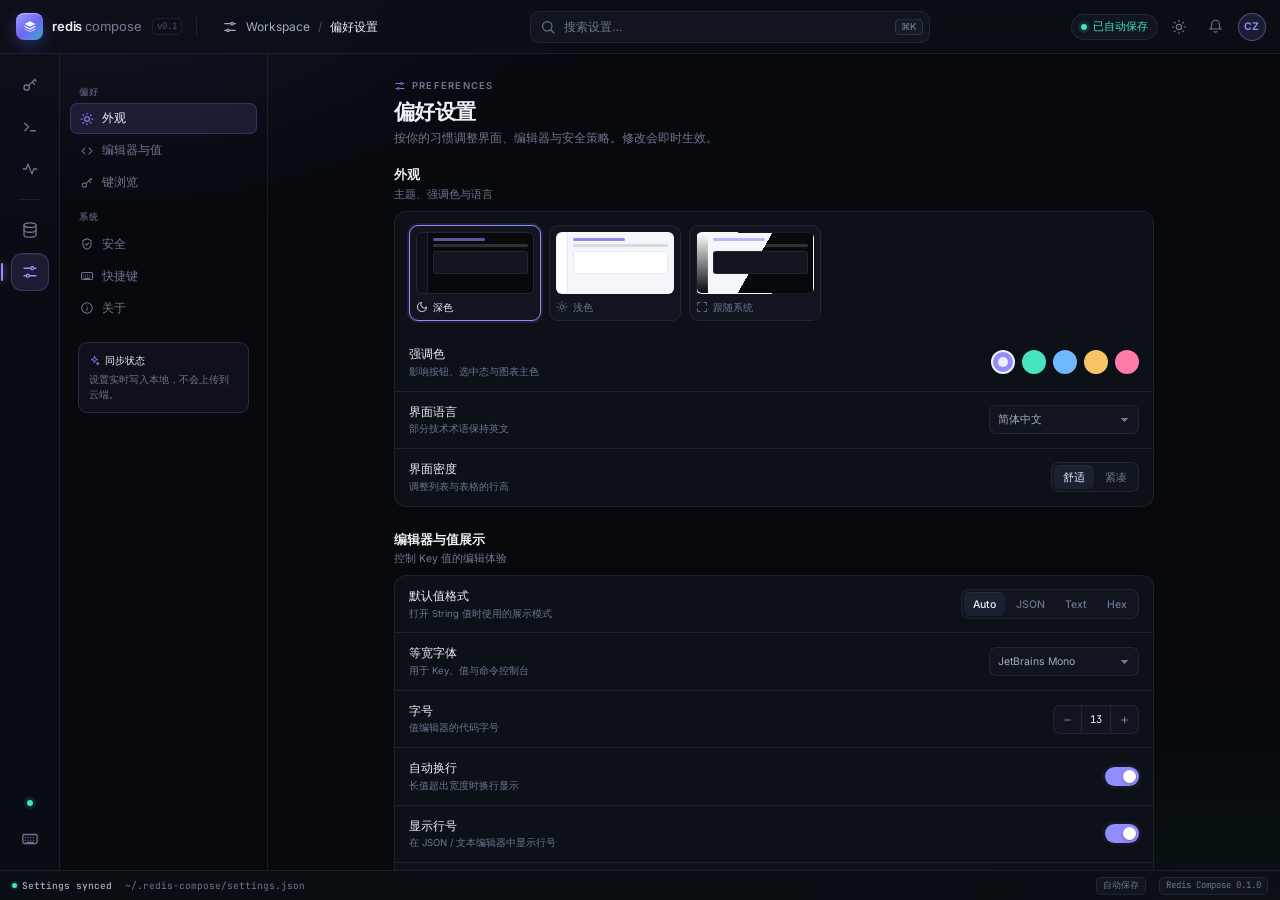
<file: design/settings.html>
<!doctype html>
<html lang="zh-CN" data-theme="dark">
  <head>
    <meta charset="UTF-8" />
    <meta name="viewport" content="width=device-width, initial-scale=1.0" />
    <title>Redis Compose — Settings</title>
    <link rel="stylesheet" href="assets/theme.css" />
    <link rel="stylesheet" href="assets/pages.css" />
    <script>
      const _themeParam = new URLSearchParams(location.search).get('theme');
      document.documentElement.dataset.theme =
        _themeParam === 'light' || _themeParam === 'dark'
          ? _themeParam
          : localStorage.getItem('rc-theme') || 'dark';
    </script>
  </head>
  <body>
    <div class="app">
      <header class="titlebar">
        <a class="brand" href="index.html" aria-label="Redis Compose 首页">
          <span class="brand-mark"><span class="ic" data-ic="logo"></span></span>
          <span class="brand-word">redis<em>compose</em></span>
          <span class="brand-ver">v0.1</span>
        </a>
        <div class="titlebar-sep"></div>
        <div class="page-chip" role="button" tabindex="0">
          <span class="ic" data-ic="sliders"></span>
          <span>Workspace</span>
          <span class="crumb-sep">/</span>
          <strong>偏好设置</strong>
        </div>
        <div class="titlebar-center">
          <div class="omnibox">
            <span class="ic" data-ic="search"></span>
            <input data-open-palette placeholder="搜索设置…" aria-label="搜索设置" />
            <kbd>⌘K</kbd>
          </div>
        </div>
        <div class="titlebar-right">
          <span class="status-pill" style="color: var(--mint)"><span class="dot"></span>已自动保存</span>
          <button class="btn-icon" data-theme-toggle data-tip="切换主题" aria-label="切换主题"></button>
          <button class="btn-icon" data-tip="通知" aria-label="通知"><span class="ic" data-ic="bell"></span></button>
          <div class="avatar" data-tip="czh@acme.io">CZ</div>
        </div>
      </header>

      <div class="shell">
        <nav class="rail" aria-label="主导航">
          <a class="rail-btn" href="workspace.html" data-tip="键浏览器" aria-label="键浏览器">
            <span class="ic" data-ic="key"></span>
          </a>
          <a class="rail-btn" href="console.html" data-tip="命令控制台" aria-label="命令控制台">
            <span class="ic" data-ic="terminal"></span>
          </a>
          <a class="rail-btn" href="insights.html" data-tip="服务器洞察" aria-label="服务器洞察">
            <span class="ic" data-ic="activity"></span>
          </a>
          <div class="rail-sep"></div>
          <a class="rail-btn" href="connections.html" data-tip="连接管理" aria-label="连接管理">
            <span class="ic" data-ic="database"></span>
          </a>
          <a class="rail-btn active" href="settings.html" data-tip="偏好设置" aria-label="偏好设置">
            <span class="ic" data-ic="sliders"></span>
          </a>
          <div class="rail-spacer"></div>
          <span class="rail-dot live-pulse" data-tip="Redis 运行正常"></span>
          <a class="rail-btn" href="settings.html" data-tip="快捷键" aria-label="快捷键">
            <span class="ic" data-ic="keyboard"></span>
          </a>
        </nav>

        <main class="main">
          <div class="settings-layout">
            <nav class="settings-nav" id="settingsNav" aria-label="设置分类">
              <div class="group">偏好</div>
              <a href="#appearance" class="active"><span class="ic" data-ic="sun"></span>外观</a>
              <a href="#editor"><span class="ic" data-ic="code"></span>编辑器与值</a>
              <a href="#browser"><span class="ic" data-ic="key"></span>键浏览</a>
              <div class="group">系统</div>
              <a href="#security"><span class="ic" data-ic="shield"></span>安全</a>
              <a href="#shortcuts"><span class="ic" data-ic="keyboard"></span>快捷键</a>
              <a href="#about"><span class="ic" data-ic="info"></span>关于</a>
              <div style="margin-top: 18px; padding: 0 8px">
                <div class="tip-card" style="margin-top: 0">
                  <strong><span class="ic" data-ic="sparkles"></span>同步状态</strong>
                  设置实时写入本地，不会上传到云端。
                </div>
              </div>
            </nav>

            <div class="settings-content" id="settingsContent">
              <div class="settings-inner">
                <div class="settings-head">
                  <div class="page-eyebrow"><span class="ic" data-ic="sliders"></span>Preferences</div>
                  <h1 class="page-title">偏好设置</h1>
                  <p class="page-desc">按你的习惯调整界面、编辑器与安全策略。修改会即时生效。</p>
                </div>

                <!-- appearance -->
                <section class="settings-section" id="appearance">
                  <div class="head">
                    <div class="title">外观</div>
                    <div class="desc">主题、强调色与语言</div>
                  </div>
                  <div class="settings-panel">
                    <div style="padding: 0">
                      <div class="theme-cards">
                        <button class="theme-card active" data-theme-choice="dark" aria-label="深色主题">
                          <div class="theme-thumb">
                            <div class="tt-rail"></div>
                            <div class="tt-main">
                              <div class="tt-line short"></div>
                              <div class="tt-line"></div>
                              <div class="tt-panel"></div>
                            </div>
                          </div>
                          <div class="tc-label"><span class="ic" data-ic="moon"></span>深色</div>
                        </button>
                        <button class="theme-card" data-theme-choice="light" aria-label="浅色主题">
                          <div class="theme-thumb light">
                            <div class="tt-rail"></div>
                            <div class="tt-main">
                              <div class="tt-line short"></div>
                              <div class="tt-line"></div>
                              <div class="tt-panel"></div>
                            </div>
                          </div>
                          <div class="tc-label"><span class="ic" data-ic="sun"></span>浅色</div>
                        </button>
                        <button class="theme-card" data-theme-choice="system" aria-label="跟随系统">
                          <div class="theme-thumb system">
                            <div class="tt-rail"></div>
                            <div class="tt-main">
                              <div class="tt-line short"></div>
                              <div class="tt-line"></div>
                              <div class="tt-panel"></div>
                            </div>
                          </div>
                          <div class="tc-label"><span class="ic" data-ic="maximize"></span>跟随系统</div>
                        </button>
                      </div>
                    </div>
                    <div class="set-row">
                      <div class="info">
                        <div class="label">强调色</div>
                        <div class="hint">影响按钮、选中态与图表主色</div>
                      </div>
                      <div class="control">
                        <div class="accent-row" id="accentRow" style="padding: 0">
                          <span class="accent-swatch active" data-accent="iris" style="background: #918dff" title="Iris"></span>
                          <span class="accent-swatch" data-accent="mint" style="background: #45e3be" title="Mint"></span>
                          <span class="accent-swatch" data-accent="sky" style="background: #6fb7ff" title="Sky"></span>
                          <span class="accent-swatch" data-accent="amber" style="background: #f7c566" title="Amber"></span>
                          <span class="accent-swatch" data-accent="rose" style="background: #ff7ba9" title="Rose"></span>
                        </div>
                      </div>
                    </div>
                    <div class="set-row">
                      <div class="info">
                        <div class="label">界面语言</div>
                        <div class="hint">部分技术术语保持英文</div>
                      </div>
                      <div class="control">
                        <select class="select">
                          <option>简体中文</option>
                          <option>English</option>
                          <option>日本語</option>
                        </select>
                      </div>
                    </div>
                    <div class="set-row">
                      <div class="info">
                        <div class="label">界面密度</div>
                        <div class="hint">调整列表与表格的行高</div>
                      </div>
                      <div class="control">
                        <div class="segmented" data-seg="density">
                          <button class="active">舒适</button>
                          <button>紧凑</button>
                        </div>
                      </div>
                    </div>
                  </div>
                </section>

                <!-- editor -->
                <section class="settings-section" id="editor">
                  <div class="head">
                    <div class="title">编辑器与值展示</div>
                    <div class="desc">控制 Key 值的编辑体验</div>
                  </div>
                  <div class="settings-panel">
                    <div class="set-row">
                      <div class="info">
                        <div class="label">默认值格式</div>
                        <div class="hint">打开 String 值时使用的展示模式</div>
                      </div>
                      <div class="control">
                        <div class="segmented" data-seg="format">
                          <button class="active">Auto</button><button>JSON</button><button>Text</button><button>Hex</button>
                        </div>
                      </div>
                    </div>
                    <div class="set-row">
                      <div class="info">
                        <div class="label">等宽字体</div>
                        <div class="hint">用于 Key、值与命令控制台</div>
                      </div>
                      <div class="control">
                        <select class="select">
                          <option>JetBrains Mono</option>
                          <option>SF Mono</option>
                          <option>Menlo</option>
                          <option>Consolas</option>
                        </select>
                      </div>
                    </div>
                    <div class="set-row">
                      <div class="info">
                        <div class="label">字号</div>
                        <div class="hint">值编辑器的代码字号</div>
                      </div>
                      <div class="control">
                        <div class="stepper">
                          <button aria-label="减小">−</button>
                          <span id="fontSize">13</span>
                          <button aria-label="增大">+</button>
                        </div>
                      </div>
                    </div>
                    <div class="set-row">
                      <div class="info">
                        <div class="label">自动换行</div>
                        <div class="hint">长值超出宽度时换行显示</div>
                      </div>
                      <div class="control"><div class="switch on" aria-checked="true"></div></div>
                    </div>
                    <div class="set-row">
                      <div class="info">
                        <div class="label">显示行号</div>
                        <div class="hint">在 JSON / 文本编辑器中显示行号</div>
                      </div>
                      <div class="control"><div class="switch on" aria-checked="true"></div></div>
                    </div>
                    <div class="set-row">
                      <div class="info">
                        <div class="label">大值截断阈值</div>
                        <div class="hint">超过该大小时仅展示前段，避免卡顿（KB）</div>
                      </div>
                      <div class="control"><input class="input mono" value="10" style="width: 80px; text-align: right" /></div>
                    </div>
                  </div>
                </section>

                <!-- browser -->
                <section class="settings-section" id="browser">
                  <div class="head">
                    <div class="title">键浏览</div>
                    <div class="desc">Keyspace 加载与展示参数</div>
                  </div>
                  <div class="settings-panel">
                    <div class="set-row">
                      <div class="info">
                        <div class="label">SCAN 批量大小</div>
                        <div class="hint">单次 SCAN 的 COUNT 值，过大可能阻塞服务器</div>
                      </div>
                      <div class="control"><input class="input mono" value="1000" style="width: 90px; text-align: right" /></div>
                    </div>
                    <div class="set-row">
                      <div class="info">
                        <div class="label">默认视图</div>
                        <div class="hint">按分隔符组织的树形结构更易浏览</div>
                      </div>
                      <div class="control">
                        <div class="segmented" data-seg="view">
                          <button class="active"><span class="ic" data-ic="list"></span>树形</button>
                          <button>平铺</button>
                        </div>
                      </div>
                    </div>
                    <div class="set-row">
                      <div class="info">
                        <div class="label">Key 分隔符</div>
                        <div class="hint">构建树形目录时使用的字符</div>
                      </div>
                      <div class="control"><input class="input mono" value=":" style="width: 56px; text-align: center" /></div>
                    </div>
                    <div class="set-row">
                      <div class="info">
                        <div class="label">显示 TTL 徽标</div>
                        <div class="hint">在 Key 列表中展示剩余生存时间</div>
                      </div>
                      <div class="control"><div class="switch on" aria-checked="true"></div></div>
                    </div>
                    <div class="set-row">
                      <div class="info">
                        <div class="label">删除 Key 前确认</div>
                        <div class="hint">选中多个 Key 批量删除时始终确认</div>
                      </div>
                      <div class="control"><div class="switch on" aria-checked="true"></div></div>
                    </div>
                    <div class="set-row">
                      <div class="info">
                        <div class="label">自动刷新间隔</div>
                        <div class="hint">空闲时同步 Keyspace 统计（秒）</div>
                      </div>
                      <div class="control">
                        <select class="select">
                          <option>关闭</option>
                          <option selected>30 秒</option>
                          <option>60 秒</option>
                        </select>
                      </div>
                    </div>
                  </div>
                </section>

                <!-- security -->
                <section class="settings-section" id="security">
                  <div class="head">
                    <div class="title">安全</div>
                    <div class="desc">写入保护与本地凭据</div>
                  </div>
                  <div class="settings-panel">
                    <div class="set-row">
                      <div class="info">
                        <div class="label">全局只读模式</div>
                        <div class="hint">拦截所有连接上的写命令（SET / DEL / FLUSHDB 等）</div>
                      </div>
                      <div class="control"><div class="switch" aria-checked="false"></div></div>
                    </div>
                    <div class="set-row">
                      <div class="info">
                        <div class="label">加密存储密码</div>
                        <div class="hint">使用 AES-256-GCM 加密本地连接密码</div>
                      </div>
                      <div class="control"><div class="switch on" aria-checked="true"></div></div>
                    </div>
                    <div class="set-row">
                      <div class="info">
                        <div class="label">隐藏敏感值</div>
                        <div class="hint">自动遮罩疑似密码、Token 的字段值</div>
                      </div>
                      <div class="control"><div class="switch" aria-checked="false"></div></div>
                    </div>
                    <div class="set-row">
                      <div class="info">
                        <div class="label">危险命令二次确认</div>
                        <div class="hint">FLUSHALL / FLUSHDB / CONFIG SET 等操作需手动输入确认</div>
                      </div>
                      <div class="control"><div class="switch on" aria-checked="true"></div></div>
                    </div>
                  </div>
                  <div class="settings-panel danger-zone" style="margin-top: 10px">
                    <div class="set-row">
                      <div class="info">
                        <div class="label">清除本地缓存</div>
                        <div class="hint">删除命令历史、最近的 Key 筛选与本地快照，不会影响 Redis 服务器</div>
                      </div>
                      <div class="control"><button class="btn danger sm" id="clearCache">清除缓存</button></div>
                    </div>
                  </div>
                </section>

                <!-- shortcuts -->
                <section class="settings-section" id="shortcuts">
                  <div class="head">
                    <div class="title">快捷键</div>
                    <div class="desc">全局与工作区快捷键</div>
                  </div>
                  <div class="settings-panel">
                    <table class="shortcut-table">
                      <tr><td>打开命令面板</td><td><span class="keys"><kbd>⌘</kbd><kbd>K</kbd></span></td></tr>
                      <tr><td>搜索当前 Keyspace</td><td><span class="keys"><kbd>⌘</kbd><kbd>F</kbd></span></td></tr>
                      <tr><td>保存当前值</td><td><span class="keys"><kbd>⌘</kbd><kbd>S</kbd></span></td></tr>
                      <tr><td>执行控制台命令</td><td><span class="keys"><kbd>⌘</kbd><kbd>↵</kbd></span></td></tr>
                      <tr><td>新建 Key</td><td><span class="keys"><kbd>N</kbd></span></td></tr>
                      <tr><td>刷新 Keyspace</td><td><span class="keys"><kbd>R</kbd></span></td></tr>
                      <tr><td>历史命令上一条 / 下一条</td><td><span class="keys"><kbd>↑</kbd><kbd>↓</kbd></span></td></tr>
                      <tr><td>切换深色 / 浅色</td><td><span class="keys"><kbd>⌘</kbd><kbd>⇧</kbd><kbd>L</kbd></span></td></tr>
                      <tr><td>关闭当前标签页</td><td><span class="keys"><kbd>⌘</kbd><kbd>W</kbd></span></td></tr>
                    </table>
                  </div>
                </section>

                <!-- about -->
                <section class="settings-section" id="about">
                  <div class="head">
                    <div class="title">关于</div>
                    <div class="desc">版本与开源信息</div>
                  </div>
                  <div class="settings-panel">
                    <div class="about-card">
                      <div class="about-logo"><span class="ic" data-ic="logo"></span></div>
                      <div>
                        <div class="t">Redis Compose <span class="badge mint" style="height: 17px; font-size: 8px">0.1.0</span></div>
                        <div class="d">Kotlin Multiplatform · Compose Desktop · Apache-2.0</div>
                      </div>
                      <div class="right">
                        <button class="btn subtle sm" id="checkUpdate"><span class="ic" data-ic="refresh"></span>检查更新</button>
                        <a class="btn ghost sm" href="https://github.com" target="_blank" rel="noreferrer">
                          <span class="ic" data-ic="external"></span>GitHub
                        </a>
                      </div>
                    </div>
                    <div class="set-row" style="border-top: 1px solid var(--border)">
                      <div class="info">
                        <div class="label">配置位置</div>
                        <div class="hint mono" style="font-family: var(--mono)">~/.redis-compose/settings.json</div>
                      </div>
                      <div class="control"><button class="btn ghost sm" id="copyPath"><span class="ic" data-ic="copy"></span>复制路径</button></div>
                    </div>
                    <div class="set-row">
                      <div class="info">
                        <div class="label">参与贡献</div>
                        <div class="hint">发现问题或有新的功能想法？欢迎提交 Issue 或 PR。</div>
                      </div>
                      <div class="control"><a class="btn subtle sm" href="https://github.com" target="_blank" rel="noreferrer">打开仓库<span class="ic" data-ic="arrow-up-right"></span></a></div>
                    </div>
                  </div>
                </section>

                <div class="editor-footnote" style="justify-content: flex-end">
                  <span class="ic" data-ic="check"></span>
                  <span>所有更改已保存 · 上次保存刚刚</span>
                </div>
              </div>
            </div>
          </div>
        </main>
      </div>

      <footer class="statusbar">
        <span class="sb-item"><span class="ok-dot"></span><strong>Settings synced</strong></span>
        <span class="sb-item">~/.redis-compose/settings.json</span>
        <span class="spacer"></span>
        <span class="sb-chip">自动保存</span>
        <span class="sb-chip">Redis Compose 0.1.0</span>
      </footer>
    </div>

    <script src="assets/app.js"></script>
    <script src="settings.js"></script>
  </body>
</html>
</file>
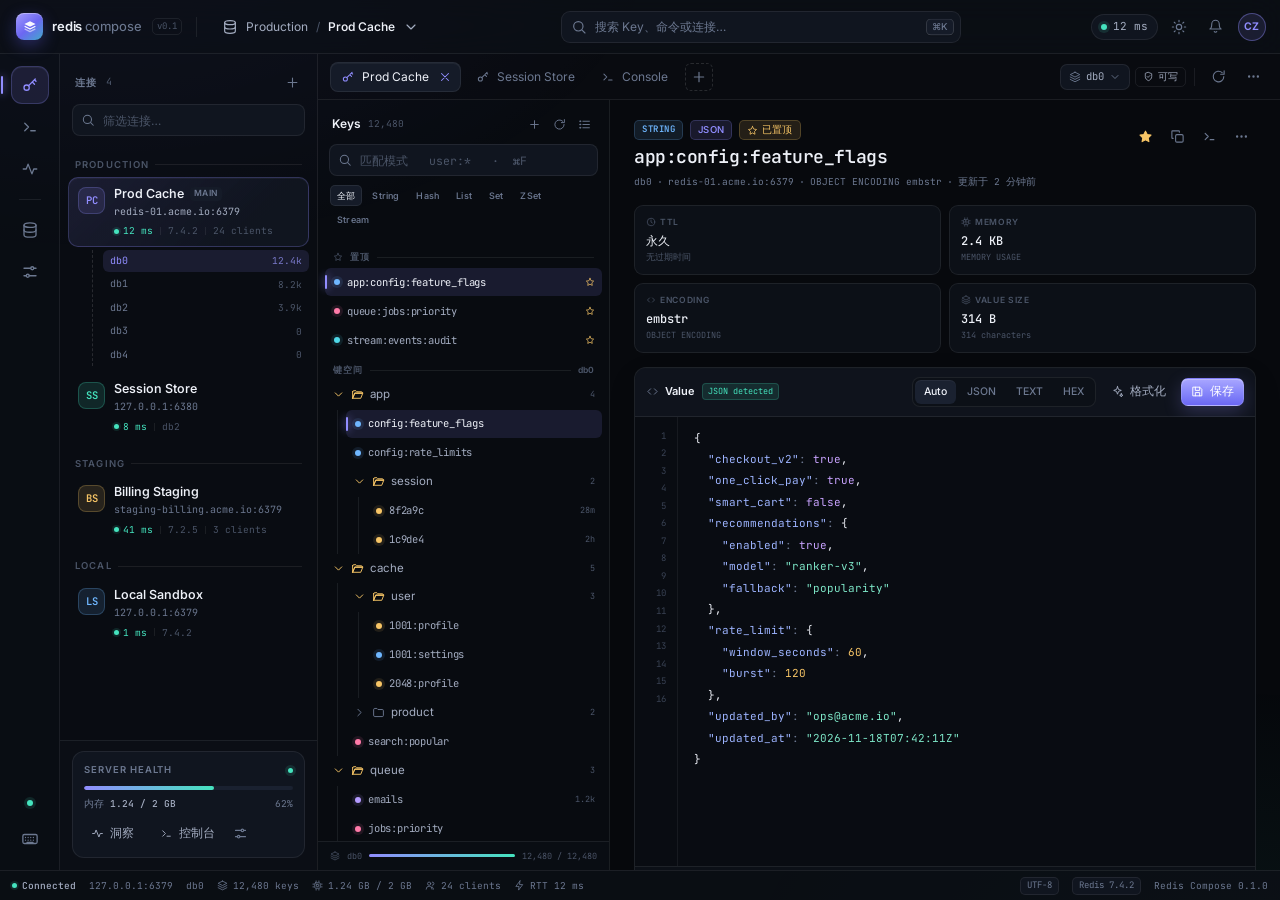
<file: design/workspace.html>
<!doctype html>
<html lang="zh-CN" data-theme="dark">
  <head>
    <meta charset="UTF-8" />
    <meta name="viewport" content="width=device-width, initial-scale=1.0" />
    <title>Redis Compose — Keys</title>
    <link rel="stylesheet" href="assets/theme.css" />
    <link rel="stylesheet" href="assets/pages.css" />
    <script>
      const _themeParam = new URLSearchParams(location.search).get('theme');
      document.documentElement.dataset.theme =
        _themeParam === 'light' || _themeParam === 'dark'
          ? _themeParam
          : localStorage.getItem('rc-theme') || 'dark';
    </script>
  </head>
  <body>
    <div class="app">
      <!-- ============================================================ titlebar -->
      <header class="titlebar">
        <a class="brand" href="index.html" aria-label="Redis Compose 首页">
          <span class="brand-mark"><span class="ic" data-ic="logo"></span></span>
          <span class="brand-word">redis<em>compose</em></span>
          <span class="brand-ver">v0.1</span>
        </a>
        <div class="titlebar-sep"></div>
        <div class="page-chip" role="button" tabindex="0">
          <span class="ic" data-ic="database"></span>
          <span>Production</span>
          <span class="crumb-sep">/</span>
          <strong>Prod Cache</strong>
          <span class="ic" data-ic="chevron-down"></span>
        </div>
        <div class="titlebar-center">
          <div class="omnibox">
            <span class="ic" data-ic="search"></span>
            <input data-open-palette placeholder="搜索 Key、命令或连接…" aria-label="全局搜索" />
            <kbd>⌘K</kbd>
          </div>
        </div>
        <div class="titlebar-right">
          <span class="status-pill"><span class="dot"></span>12 ms</span>
          <button class="btn-icon" data-theme-toggle data-tip="切换主题" aria-label="切换主题"></button>
          <button class="btn-icon" data-tip="通知" aria-label="通知"><span class="ic" data-ic="bell"></span></button>
          <div class="avatar" data-tip="czh@acme.io">CZ</div>
        </div>
      </header>

      <div class="shell">
        <!-- ============================================================== rail -->
        <nav class="rail" aria-label="主导航">
          <a class="rail-btn active" href="workspace.html" data-tip="键浏览器" aria-label="键浏览器">
            <span class="ic" data-ic="key"></span>
          </a>
          <a class="rail-btn" href="console.html" data-tip="命令控制台" aria-label="命令控制台">
            <span class="ic" data-ic="terminal"></span>
          </a>
          <a class="rail-btn" href="insights.html" data-tip="服务器洞察" aria-label="服务器洞察">
            <span class="ic" data-ic="activity"></span>
          </a>
          <div class="rail-sep"></div>
          <a class="rail-btn" href="connections.html" data-tip="连接管理" aria-label="连接管理">
            <span class="ic" data-ic="database"></span>
          </a>
          <a class="rail-btn" href="settings.html" data-tip="偏好设置" aria-label="偏好设置">
            <span class="ic" data-ic="sliders"></span>
          </a>
          <div class="rail-spacer"></div>
          <span class="rail-dot live-pulse" data-tip="Redis 运行正常"></span>
          <a class="rail-btn" href="settings.html" data-tip="快捷键" aria-label="快捷键">
            <span class="ic" data-ic="keyboard"></span>
          </a>
        </nav>

        <!-- =========================================================== sidebar -->
        <aside class="sidebar">
          <div class="sb-head">
            <span class="sb-title">连接</span>
            <span class="sb-count">4</span>
            <a class="btn-icon" href="connections.html?new=1" data-tip="新建连接" aria-label="新建连接">
              <span class="ic" data-ic="plus"></span>
            </a>
          </div>
          <div class="sb-search">
            <div class="search">
              <span class="ic" data-ic="search"></span>
              <input class="input" id="connFilter" placeholder="筛选连接…" aria-label="筛选连接" />
            </div>
          </div>
          <div class="sb-scroll">
            <div class="sb-group">Production <span class="line"></span></div>

            <div class="conn active" style="--conn-color: #918dff">
              <div class="conn-avatar">PC</div>
              <div class="conn-body">
                <div class="conn-name"><span class="name">Prod Cache</span><span class="badge-env">main</span></div>
                <div class="conn-host">redis-01.acme.io:6379</div>
                <div class="conn-meta">
                  <span class="live">12 ms</span><span class="sep"></span><span>7.4.2</span><span class="sep"></span
                  ><span>24 clients</span>
                </div>
              </div>
            </div>
            <div class="db-list">
              <div class="db-row active"><span>db0</span><span class="count">12.4k</span></div>
              <div class="db-row"><span>db1</span><span class="count">8.2k</span></div>
              <div class="db-row"><span>db2</span><span class="count">3.9k</span></div>
              <div class="db-row"><span>db3</span><span class="count">0</span></div>
              <div class="db-row"><span>db4</span><span class="count">0</span></div>
            </div>

            <div class="conn" style="--conn-color: #45e3be">
              <div class="conn-avatar">SS</div>
              <div class="conn-body">
                <div class="conn-name"><span class="name">Session Store</span></div>
                <div class="conn-host">127.0.0.1:6380</div>
                <div class="conn-meta">
                  <span class="live">8 ms</span><span class="sep"></span><span>db2</span>
                </div>
              </div>
            </div>

            <div class="sb-group">Staging <span class="line"></span></div>
            <div class="conn" style="--conn-color: #f7c566">
              <div class="conn-avatar">BS</div>
              <div class="conn-body">
                <div class="conn-name"><span class="name">Billing Staging</span></div>
                <div class="conn-host">staging-billing.acme.io:6379</div>
                <div class="conn-meta">
                  <span class="live">41 ms</span><span class="sep"></span><span>7.2.5</span><span class="sep"></span
                  ><span>3 clients</span>
                </div>
              </div>
            </div>

            <div class="sb-group">Local <span class="line"></span></div>
            <div class="conn" style="--conn-color: #6fb7ff">
              <div class="conn-avatar">LS</div>
              <div class="conn-body">
                <div class="conn-name"><span class="name">Local Sandbox</span></div>
                <div class="conn-host">127.0.0.1:6379</div>
                <div class="conn-meta">
                  <span class="live">1 ms</span><span class="sep"></span><span>7.4.2</span>
                </div>
              </div>
            </div>
          </div>

          <div class="sb-foot">
            <div class="health-card">
              <div class="health-top">Server health <span class="live"></span></div>
              <div class="health-bar"><i style="width: 62%"></i></div>
              <div class="health-stats">
                <span>内存 <strong>1.24 / 2 GB</strong></span>
                <span>62%</span>
              </div>
              <div class="sb-util">
                <a class="btn ghost sm" href="insights.html" style="flex: 1; justify-content: flex-start; padding: 0 6px">
                  <span class="ic" data-ic="activity"></span>洞察
                </a>
                <a class="btn ghost sm" href="console.html" style="flex: 1; justify-content: flex-start; padding: 0 6px">
                  <span class="ic" data-ic="terminal"></span>控制台
                </a>
                <a class="btn-icon sm" href="settings.html" data-tip="设置">
                  <span class="ic" data-ic="sliders"></span>
                </a>
              </div>
            </div>
          </div>
        </aside>

        <!-- ============================================================== main -->
        <main class="main">
          <div class="tabbar">
            <a class="tab active" href="workspace.html">
              <span class="ic" data-ic="key"></span>
              <span>Prod Cache</span>
              <span class="tab-close" role="button" aria-label="关闭标签页"><span class="ic" data-ic="close"></span></span>
            </a>
            <a class="tab" href="workspace.html">
              <span class="ic" data-ic="key"></span>
              <span>Session Store</span>
            </a>
            <a class="tab" href="console.html">
              <span class="ic" data-ic="terminal"></span>
              <span>Console</span>
            </a>
            <a class="tab-add" href="connections.html" data-tip="新建标签页" aria-label="新建标签页">
              <span class="ic" data-ic="plus"></span>
            </a>

            <div class="tabbar-right">
              <button class="db-pill" data-tip="切换数据库">
                <span class="ic" data-ic="layers"></span>db0<span class="ic" data-ic="chevron-down"></span>
              </button>
              <span class="badge plain" data-tip="当前连接允许写入">
                <span class="ic" data-ic="shield"></span>可写
              </span>
              <div class="divider"></div>
              <button class="btn-icon" data-action="refresh" data-tip="刷新 Keyspace" aria-label="刷新">
                <span class="ic" data-ic="refresh"></span>
              </button>
              <button class="btn-icon" data-tip="更多操作" aria-label="更多操作">
                <span class="ic" data-ic="more"></span>
              </button>
            </div>
          </div>

          <div class="work">
            <!-- ================================================= key browser -->
            <section class="keys-pane" aria-label="Key 列表">
              <div class="pane-head">
                <div class="pane-title-row">
                  <span class="pane-title">Keys</span>
                  <span class="pane-count">12,480</span>
                  <div class="actions">
                    <button class="btn-icon" data-action="new-key" data-tip="新建 Key" aria-label="新建 Key">
                      <span class="ic" data-ic="plus"></span>
                    </button>
                    <button class="btn-icon" data-action="refresh" data-tip="刷新" aria-label="刷新">
                      <span class="ic" data-ic="refresh"></span>
                    </button>
                    <button class="btn-icon" data-tip="视图：树形" aria-label="切换视图">
                      <span class="ic" data-ic="list"></span>
                    </button>
                  </div>
                </div>
                <div class="search">
                  <span class="ic" data-ic="search"></span>
                  <input
                    id="keySearch"
                    class="input mono"
                    placeholder="匹配模式   user:*   ·  ⌘F"
                    aria-label="搜索 Key"
                    autocomplete="off"
                    spellcheck="false"
                  />
                </div>
                <div class="filter-chips" id="typeFilter">
                  <button class="chip active" data-type-filter="all">全部</button>
                  <button class="chip" data-type-filter="string">String</button>
                  <button class="chip" data-type-filter="hash">Hash</button>
                  <button class="chip" data-type-filter="list">List</button>
                  <button class="chip" data-type-filter="set">Set</button>
                  <button class="chip" data-type-filter="zset">ZSet</button>
                  <button class="chip" data-type-filter="stream">Stream</button>
                </div>
              </div>

              <div class="tree-scroll" id="keyTree">
                <div id="treeStatic">
                  <div class="tree-section">
                    <span class="ic" data-ic="star"></span>置顶<span class="line"></span>
                  </div>
                  <div id="pinnedList"></div>

                  <div class="tree-section">键空间<span class="line"></span><span>db0</span></div>

                  <div class="folder open">
                    <div class="folder-label">
                      <span class="ic chev" data-ic="chevron-right"></span>
                      <span class="ic" data-ic="folder-open"></span>
                      <span class="folder-name">app</span><span class="folder-count">4</span>
                    </div>
                    <div class="folder-children">
                      <div class="key-row" data-key="app:config:feature_flags" data-type="string">
                        <i class="type-dot"></i><span class="key-name">config:feature_flags</span>
                      </div>
                      <div class="key-row" data-key="app:config:rate_limits" data-type="string">
                        <i class="type-dot"></i><span class="key-name">config:rate_limits</span>
                      </div>
                      <div class="folder open">
                        <div class="folder-label">
                          <span class="ic chev" data-ic="chevron-right"></span>
                          <span class="ic" data-ic="folder-open"></span>
                          <span class="folder-name">session</span><span class="folder-count">2</span>
                        </div>
                        <div class="folder-children">
                          <div class="key-row" data-key="app:session:8f2a9c" data-type="hash">
                            <i class="type-dot"></i><span class="key-name">8f2a9c</span
                            ><span class="key-ttl">28m</span>
                          </div>
                          <div class="key-row" data-key="app:session:1c9de4" data-type="hash">
                            <i class="type-dot"></i><span class="key-name">1c9de4</span
                            ><span class="key-ttl">2h</span>
                          </div>
                        </div>
                      </div>
                    </div>
                  </div>

                  <div class="folder open">
                    <div class="folder-label">
                      <span class="ic chev" data-ic="chevron-right"></span>
                      <span class="ic" data-ic="folder-open"></span>
                      <span class="folder-name">cache</span><span class="folder-count">5</span>
                    </div>
                    <div class="folder-children">
                      <div class="folder open">
                        <div class="folder-label">
                          <span class="ic chev" data-ic="chevron-right"></span>
                          <span class="ic" data-ic="folder-open"></span>
                          <span class="folder-name">user</span><span class="folder-count">3</span>
                        </div>
                        <div class="folder-children">
                          <div class="key-row" data-key="cache:user:1001:profile" data-type="hash">
                            <i class="type-dot"></i><span class="key-name">1001:profile</span>
                          </div>
                          <div class="key-row" data-key="cache:user:1001:settings" data-type="string">
                            <i class="type-dot"></i><span class="key-name">1001:settings</span>
                          </div>
                          <div class="key-row" data-key="cache:user:2048:profile" data-type="hash">
                            <i class="type-dot"></i><span class="key-name">2048:profile</span>
                          </div>
                        </div>
                      </div>
                      <div class="folder">
                        <div class="folder-label">
                          <span class="ic chev" data-ic="chevron-right"></span>
                          <span class="ic" data-ic="folder"></span>
                          <span class="folder-name">product</span><span class="folder-count">2</span>
                        </div>
                        <div class="folder-children">
                          <div class="key-row" data-key="cache:product:8842" data-type="string">
                            <i class="type-dot"></i><span class="key-name">8842</span>
                          </div>
                          <div class="key-row" data-key="cache:product:9103" data-type="string">
                            <i class="type-dot"></i><span class="key-name">9103</span>
                          </div>
                        </div>
                      </div>
                      <div class="key-row" data-key="cache:search:popular" data-type="zset">
                        <i class="type-dot"></i><span class="key-name">search:popular</span>
                      </div>
                    </div>
                  </div>

                  <div class="folder open">
                    <div class="folder-label">
                      <span class="ic chev" data-ic="chevron-right"></span>
                      <span class="ic" data-ic="folder-open"></span>
                      <span class="folder-name">queue</span><span class="folder-count">3</span>
                    </div>
                    <div class="folder-children">
                      <div class="key-row" data-key="queue:emails" data-type="list">
                        <i class="type-dot"></i><span class="key-name">emails</span
                        ><span class="key-ttl">1.2k</span>
                      </div>
                      <div class="key-row" data-key="queue:jobs:priority" data-type="zset">
                        <i class="type-dot"></i><span class="key-name">jobs:priority</span>
                      </div>
                      <div class="key-row" data-key="queue:dead_letter" data-type="list">
                        <i class="type-dot"></i><span class="key-name">dead_letter</span>
                      </div>
                    </div>
                  </div>

                  <div class="folder">
                    <div class="folder-label">
                      <span class="ic chev" data-ic="chevron-right"></span>
                      <span class="ic" data-ic="folder"></span>
                      <span class="folder-name">billing</span><span class="folder-count">2</span>
                    </div>
                    <div class="folder-children">
                      <div class="key-row" data-key="billing:invoice:INV-2026-1187" data-type="hash">
                        <i class="type-dot"></i><span class="key-name">invoice:INV-2026-1187</span>
                      </div>
                      <div class="key-row" data-key="billing:ledger:november" data-type="string">
                        <i class="type-dot"></i><span class="key-name">ledger:november</span>
                      </div>
                    </div>
                  </div>

                  <div class="folder">
                    <div class="folder-label">
                      <span class="ic chev" data-ic="chevron-right"></span>
                      <span class="ic" data-ic="folder"></span>
                      <span class="folder-name">metrics</span><span class="folder-count">2</span>
                    </div>
                    <div class="folder-children">
                      <div class="key-row" data-key="metrics:daily:2026-11-17" data-type="hash">
                        <i class="type-dot"></i><span class="key-name">daily:2026-11-17</span>
                      </div>
                      <div class="key-row" data-key="metrics:histogram:latency" data-type="zset">
                        <i class="type-dot"></i><span class="key-name">histogram:latency</span>
                      </div>
                    </div>
                  </div>

                  <div class="folder">
                    <div class="folder-label">
                      <span class="ic chev" data-ic="chevron-right"></span>
                      <span class="ic" data-ic="folder"></span>
                      <span class="folder-name">stream</span><span class="folder-count">1</span>
                    </div>
                    <div class="folder-children">
                      <div class="key-row" data-key="stream:events:audit" data-type="stream">
                        <i class="type-dot"></i><span class="key-name">events:audit</span>
                      </div>
                    </div>
                  </div>

                  <div class="folder">
                    <div class="folder-label">
                      <span class="ic chev" data-ic="chevron-right"></span>
                      <span class="ic" data-ic="folder"></span>
                      <span class="folder-name">tags</span><span class="folder-count">1</span>
                    </div>
                    <div class="folder-children">
                      <div class="key-row" data-key="tags:article:204" data-type="set">
                        <i class="type-dot"></i><span class="key-name">article:204</span>
                      </div>
                    </div>
                  </div>

                  <div class="folder">
                    <div class="folder-label">
                      <span class="ic chev" data-ic="chevron-right"></span>
                      <span class="ic" data-ic="folder"></span>
                      <span class="folder-name">locks</span><span class="folder-count">1</span>
                    </div>
                    <div class="folder-children">
                      <div class="key-row" data-key="locks:checkout:order-9182" data-type="string">
                        <i class="type-dot"></i><span class="key-name">checkout:order-9182</span>
                      </div>
                    </div>
                  </div>

                  <div class="folder">
                    <div class="folder-label">
                      <span class="ic chev" data-ic="chevron-right"></span>
                      <span class="ic" data-ic="folder"></span>
                      <span class="folder-name">temp</span><span class="folder-count">1</span>
                    </div>
                    <div class="folder-children">
                      <div class="key-row" data-key="temp:otp:13800001111" data-type="string">
                        <i class="type-dot"></i><span class="key-name">otp:13800001111</span
                        ><span class="key-ttl">42s</span>
                      </div>
                    </div>
                  </div>

                  <div class="folder">
                    <div class="folder-label">
                      <span class="ic chev" data-ic="chevron-right"></span>
                      <span class="ic" data-ic="folder"></span>
                      <span class="folder-name">feature</span><span class="folder-count">1</span>
                    </div>
                    <div class="folder-children">
                      <div class="key-row" data-key="feature:rollout:checkout_v2" data-type="string">
                        <i class="type-dot"></i><span class="key-name">rollout:checkout_v2</span>
                      </div>
                    </div>
                  </div>

                  <div class="tree-more">
                    <span class="ic" data-ic="chevron-down"></span>SCAN 加载更多 · cursor 0
                  </div>
                </div>

                <div id="searchResults" hidden></div>
              </div>

              <div class="pane-foot">
                <span class="ic" data-ic="layers"></span>
                <span>db0</span>
                <span class="scan-bar"><i></i></span>
                <span>12,480 / 12,480</span>
              </div>
            </section>

            <!-- ================================================= value editor -->
            <section class="value-pane" id="valuePane" aria-label="Key 详情"></section>
          </div>
        </main>
      </div>

      <!-- ========================================================== statusbar -->
      <footer class="statusbar">
        <span class="sb-item"><span class="ok-dot"></span><strong>Connected</strong></span>
        <span class="sb-item">127.0.0.1:6379</span>
        <span class="sb-item">db0</span>
        <span class="sb-item"><span class="ic" data-ic="layers"></span>12,480 keys</span>
        <span class="sb-item"><span class="ic" data-ic="cpu"></span>1.24 GB / 2 GB</span>
        <span class="sb-item"><span class="ic" data-ic="users"></span>24 clients</span>
        <span class="sb-item"><span class="ic" data-ic="zap"></span>RTT 12 ms</span>
        <span class="spacer"></span>
        <span class="sb-chip">UTF-8</span>
        <span class="sb-chip">Redis 7.4.2</span>
        <span class="sb-item">Redis Compose 0.1.0</span>
      </footer>
    </div>

    <script src="assets/app.js"></script>
    <script src="workspace.js"></script>
  </body>
</html>
</file>
<file: design/assets/theme.css>
/* ==========================================================================
   Redis Compose — Design System
   A calm, precision-first workspace for Redis.
   ========================================================================== */

@import url('https://fonts.googleapis.com/css2?family=Inter:wght@400;450;500;550;600;650;700&family=JetBrains+Mono:wght@400;500;600&display=swap');

/* --------------------------------------------------------------------------
   1. Tokens
   -------------------------------------------------------------------------- */

:root {
  color-scheme: dark;

  --bg: #07090d;
  --bg-glow-1: rgba(124, 122, 255, 0.11);
  --bg-glow-2: rgba(69, 227, 190, 0.06);

  --surface: #0c1017;
  --surface-2: #10151f;
  --surface-3: #151b28;
  --surface-4: #1a2130;
  --surface-hover: #171e2b;

  --border: rgba(255, 255, 255, 0.075);
  --border-2: rgba(255, 255, 255, 0.13);
  --border-3: rgba(255, 255, 255, 0.2);

  --text: #eef1f8;
  --text-2: #a4adc1;
  --text-3: #6c7890;
  --text-4: #4b5568;

  --accent: #918dff;
  --accent-2: #6b67f4;
  --accent-ink: #ffffff;
  --accent-soft: rgba(124, 122, 255, 0.13);
  --accent-softer: rgba(124, 122, 255, 0.06);
  --accent-line: rgba(145, 141, 255, 0.4);

  --mint: #45e3be;
  --mint-soft: rgba(69, 227, 190, 0.12);
  --amber: #f7c566;
  --amber-soft: rgba(247, 197, 102, 0.12);
  --rose: #ff7ba9;
  --rose-soft: rgba(255, 123, 169, 0.12);
  --sky: #6fb7ff;
  --sky-soft: rgba(111, 183, 255, 0.12);
  --danger: #ff7070;
  --danger-soft: rgba(255, 112, 112, 0.12);

  --type-string: #6fb7ff;
  --type-hash: #f7c566;
  --type-list: #b49bff;
  --type-set: #45e3be;
  --type-zset: #ff7ba9;
  --type-stream: #4fd8e8;
  --type-none: #6c7890;

  --code-bg: #090c12;
  --code-border: rgba(255, 255, 255, 0.06);
  --code-line: #394254;
  --tok-key: #9db4ff;
  --tok-str: #7ee7c8;
  --tok-num: #f7c566;
  --tok-bool: #c9a3ff;
  --tok-punct: #6c7890;

  --shadow-sm: 0 1px 2px rgba(0, 0, 0, 0.25);
  --shadow-md: 0 12px 30px rgba(0, 0, 0, 0.32);
  --shadow-lg: 0 30px 80px rgba(0, 0, 0, 0.55), 0 2px 10px rgba(0, 0, 0, 0.35);
  --glow: 0 0 24px rgba(124, 122, 255, 0.28);

  --radius: 14px;
  --radius-md: 10px;
  --radius-sm: 8px;
  --radius-xs: 6px;

  --mono: 'JetBrains Mono', 'SFMono-Regular', 'SF Mono', Menlo, Consolas, monospace;
  --sans: 'Inter', -apple-system, BlinkMacSystemFont, 'Segoe UI', 'PingFang SC',
    'Hiragino Sans GB', 'Microsoft YaHei', sans-serif;

  --titlebar-h: 54px;
  --statusbar-h: 30px;
  --rail-w: 60px;
  --sidebar-w: 258px;
  --tabbar-h: 46px;

  --terminal-bg: #080b11;
  --terminal-line: rgba(255, 255, 255, 0.06);
}

html[data-theme='light'] {
  color-scheme: light;

  --bg: #f5f6fa;
  --bg-glow-1: rgba(91, 88, 232, 0.08);
  --bg-glow-2: rgba(15, 169, 135, 0.05);

  --surface: #ffffff;
  --surface-2: #f7f8fc;
  --surface-3: #eef1f7;
  --surface-4: #e5e9f2;
  --surface-hover: #f1f3f9;

  --border: rgba(17, 24, 39, 0.085);
  --border-2: rgba(17, 24, 39, 0.14);
  --border-3: rgba(17, 24, 39, 0.22);

  --text: #131726;
  --text-2: #58627a;
  --text-3: #8a93a7;
  --text-4: #aab2c2;

  --accent: #5b58e8;
  --accent-2: #4a47d4;
  --accent-ink: #ffffff;
  --accent-soft: rgba(91, 88, 232, 0.1);
  --accent-softer: rgba(91, 88, 232, 0.05);
  --accent-line: rgba(91, 88, 232, 0.35);

  --mint: #0c9f7f;
  --mint-soft: rgba(12, 159, 127, 0.1);
  --amber: #a86a12;
  --amber-soft: rgba(168, 106, 18, 0.1);
  --rose: #d63f78;
  --rose-soft: rgba(214, 63, 120, 0.09);
  --sky: #2f7dd1;
  --sky-soft: rgba(47, 125, 209, 0.09);
  --danger: #d64545;
  --danger-soft: rgba(214, 69, 69, 0.09);

  --type-string: #2f7dd1;
  --type-hash: #a86a12;
  --type-list: #7652d8;
  --type-set: #0c9f7f;
  --type-zset: #d63f78;
  --type-stream: #0a8fa3;
  --type-none: #8a93a7;

  --code-bg: #fbfcff;
  --code-border: rgba(17, 24, 39, 0.07);
  --code-line: #c3cad6;
  --tok-key: #3a56c9;
  --tok-str: #0b8267;
  --tok-num: #9a640b;
  --tok-bool: #6d45c4;
  --tok-punct: #8891a4;

  --shadow-sm: 0 1px 2px rgba(20, 30, 60, 0.06);
  --shadow-md: 0 12px 30px rgba(20, 30, 60, 0.1);
  --shadow-lg: 0 30px 80px rgba(20, 30, 60, 0.18), 0 2px 8px rgba(20, 30, 60, 0.06);
  --glow: 0 0 24px rgba(91, 88, 232, 0.2);

  --terminal-bg: #10151f;
  --terminal-line: rgba(255, 255, 255, 0.06);
}

/* --------------------------------------------------------------------------
   2. Base
   -------------------------------------------------------------------------- */

* {
  box-sizing: border-box;
}

html,
body {
  height: 100%;
  margin: 0;
}

body {
  font-family: var(--sans);
  font-size: 13px;
  line-height: 1.45;
  color: var(--text);
  background: var(--bg);
  overflow: hidden;
  -webkit-font-smoothing: antialiased;
  text-rendering: optimizeLegibility;
  font-feature-settings: 'cv02', 'cv03', 'cv04', 'ss01';
}

body::before {
  content: '';
  position: fixed;
  inset: 0;
  z-index: 0;
  pointer-events: none;
  background:
    radial-gradient(900px 520px at 8% -8%, var(--bg-glow-1), transparent 62%),
    radial-gradient(820px 480px at 96% 108%, var(--bg-glow-2), transparent 60%);
}

button,
input,
select,
textarea {
  font: inherit;
  color: inherit;
}

button {
  cursor: pointer;
}

a {
  color: inherit;
  text-decoration: none;
}

h1,
h2,
h3,
h4,
p {
  margin: 0;
}

::selection {
  background: var(--accent-soft);
  color: var(--text);
}

:focus-visible {
  outline: 2px solid var(--accent);
  outline-offset: 1px;
}

/* scrollbars */
* {
  scrollbar-width: thin;
  scrollbar-color: var(--border-2) transparent;
}

*::-webkit-scrollbar {
  width: 9px;
  height: 9px;
}

*::-webkit-scrollbar-track {
  background: transparent;
}

*::-webkit-scrollbar-thumb {
  background: var(--border-2);
  border-radius: 20px;
  border: 2px solid transparent;
  background-clip: content-box;
}

*::-webkit-scrollbar-thumb:hover {
  background: var(--border-3);
  border: 2px solid transparent;
  background-clip: content-box;
}

/* icons */
.ic {
  display: inline-flex;
  align-items: center;
  justify-content: center;
  flex: 0 0 auto;
  width: 16px;
  height: 16px;
  color: currentColor;
}

.ic svg {
  width: 100%;
  height: 100%;
  display: block;
}

.ic.sm {
  width: 14px;
  height: 14px;
}

.ic.lg {
  width: 18px;
  height: 18px;
}

.mono {
  font-family: var(--mono);
}

.muted {
  color: var(--text-3);
}

.sr-only {
  position: absolute;
  width: 1px;
  height: 1px;
  padding: 0;
  margin: -1px;
  overflow: hidden;
  clip: rect(0, 0, 0, 0);
  border: 0;
}

/* --------------------------------------------------------------------------
   3. App shell
   -------------------------------------------------------------------------- */

.app {
  position: relative;
  z-index: 1;
  height: 100vh;
  display: flex;
  flex-direction: column;
}

.titlebar {
  height: var(--titlebar-h);
  flex: 0 0 auto;
  display: flex;
  align-items: center;
  gap: 14px;
  padding: 0 14px 0 16px;
  border-bottom: 1px solid var(--border);
  background: color-mix(in srgb, var(--surface) 78%, transparent);
  backdrop-filter: blur(18px) saturate(140%);
  position: relative;
  z-index: 20;
}

.brand {
  display: flex;
  align-items: center;
  gap: 9px;
  min-width: 158px;
  user-select: none;
}

.brand-mark {
  width: 27px;
  height: 27px;
  border-radius: 8px;
  display: grid;
  place-items: center;
  color: #fff;
  background: linear-gradient(140deg, #a49bff 0%, #6c67f2 52%, #27d3b4 130%);
  box-shadow:
    inset 0 1px 0 rgba(255, 255, 255, 0.34),
    0 5px 16px rgba(101, 97, 242, 0.34);
}

.brand-mark svg {
  width: 16px;
  height: 16px;
}

.brand-word {
  display: flex;
  align-items: baseline;
  gap: 3px;
  font-size: 13px;
  letter-spacing: -0.01em;
  font-weight: 600;
}

.brand-word em {
  font-style: normal;
  font-weight: 450;
  color: var(--text-3);
}

.brand-ver {
  margin-left: 2px;
  font-family: var(--mono);
  font-size: 9px;
  color: var(--text-4);
  border: 1px solid var(--border);
  border-radius: 5px;
  padding: 1px 4px;
}

.titlebar-sep {
  width: 1px;
  height: 20px;
  background: var(--border);
}

.page-chip {
  display: flex;
  align-items: center;
  gap: 8px;
  height: 30px;
  padding: 0 10px;
  border-radius: var(--radius-sm);
  color: var(--text-2);
  font-size: 12px;
  cursor: pointer;
  border: 1px solid transparent;
  transition: 0.15s ease;
}

.page-chip:hover {
  background: var(--surface-2);
  border-color: var(--border);
  color: var(--text);
}

.page-chip .crumb-sep {
  color: var(--text-4);
}

.page-chip strong {
  color: var(--text);
  font-weight: 550;
}

.titlebar-center {
  flex: 1;
  display: flex;
  justify-content: center;
  min-width: 0;
}

.omnibox {
  position: relative;
  width: min(400px, 100%);
}

.omnibox input {
  width: 100%;
  height: 32px;
  border-radius: 9px;
  border: 1px solid var(--border);
  background: var(--surface-2);
  color: var(--text);
  padding: 0 66px 0 33px;
  font-size: 12px;
  transition: 0.15s ease;
}

.omnibox input::placeholder {
  color: var(--text-3);
}

.omnibox input:hover {
  border-color: var(--border-2);
}

.omnibox input:focus {
  outline: none;
  background: var(--surface);
  border-color: var(--accent-line);
  box-shadow: 0 0 0 3px var(--accent-softer);
}

.omnibox > .ic {
  position: absolute;
  left: 10px;
  top: 50%;
  transform: translateY(-50%);
  color: var(--text-3);
  pointer-events: none;
}

.omnibox kbd {
  position: absolute;
  right: 7px;
  top: 50%;
  transform: translateY(-50%);
  pointer-events: none;
}

.titlebar-right {
  display: flex;
  align-items: center;
  gap: 6px;
}

.status-pill {
  display: inline-flex;
  align-items: center;
  gap: 6px;
  height: 26px;
  padding: 0 9px;
  border-radius: 20px;
  background: var(--surface-2);
  border: 1px solid var(--border);
  font-size: 11px;
  color: var(--text-2);
  font-family: var(--mono);
}

.status-pill .dot {
  width: 6px;
  height: 6px;
  border-radius: 50%;
  background: var(--mint);
  box-shadow: 0 0 0 3px var(--mint-soft);
}

.avatar {
  width: 28px;
  height: 28px;
  border-radius: 50%;
  display: grid;
  place-items: center;
  font-size: 10.5px;
  font-weight: 650;
  letter-spacing: 0.02em;
  color: var(--accent);
  background: var(--accent-soft);
  border: 1px solid var(--accent-line);
  cursor: pointer;
  margin-left: 2px;
  transition: 0.15s ease;
}

.avatar:hover {
  box-shadow: 0 0 0 3px var(--accent-softer);
}

.shell {
  flex: 1;
  min-height: 0;
  display: flex;
}

/* rail ------------------------------------------------------------------- */

.rail {
  width: var(--rail-w);
  flex: 0 0 auto;
  display: flex;
  flex-direction: column;
  align-items: center;
  gap: 4px;
  padding: 12px 0;
  border-right: 1px solid var(--border);
  background: color-mix(in srgb, var(--surface) 65%, transparent);
}

.rail-btn {
  position: relative;
  width: 38px;
  height: 38px;
  border-radius: 11px;
  display: grid;
  place-items: center;
  color: var(--text-3);
  background: transparent;
  border: 1px solid transparent;
  transition: 0.15s ease;
}

.rail-btn .ic {
  width: 18px;
  height: 18px;
}

.rail-btn:hover {
  color: var(--text);
  background: var(--surface-2);
  border-color: var(--border);
}

.rail-btn.active {
  color: var(--accent);
  background: var(--accent-soft);
  border-color: color-mix(in srgb, var(--accent) 24%, transparent);
  box-shadow: inset 0 1px 0 rgba(255, 255, 255, 0.05);
}

.rail-btn.active::before {
  content: '';
  position: absolute;
  left: -11px;
  top: 9px;
  bottom: 9px;
  width: 2px;
  border-radius: 2px;
  background: var(--accent);
  box-shadow: 0 0 10px var(--accent);
}

.rail-sep {
  width: 22px;
  height: 1px;
  background: var(--border);
  margin: 7px 0;
}

.rail-spacer {
  flex: 1;
}

.rail-dot {
  width: 6px;
  height: 6px;
  border-radius: 50%;
  background: var(--mint);
  box-shadow: 0 0 0 3px var(--mint-soft);
  margin-bottom: 10px;
}

/* sidebar ----------------------------------------------------------------- */

.sidebar {
  width: var(--sidebar-w);
  flex: 0 0 auto;
  min-height: 0;
  display: flex;
  flex-direction: column;
  border-right: 1px solid var(--border);
  background: color-mix(in srgb, var(--surface) 52%, transparent);
}

.sb-head {
  display: flex;
  align-items: center;
  gap: 8px;
  padding: 15px 12px 9px 15px;
}

.sb-title {
  font-size: 10px;
  font-weight: 600;
  letter-spacing: 0.13em;
  text-transform: uppercase;
  color: var(--text-3);
}

.sb-count {
  font-family: var(--mono);
  font-size: 10px;
  color: var(--text-4);
}

.sb-head .btn-icon {
  margin-left: auto;
  width: 26px;
  height: 26px;
}

.sb-search {
  padding: 0 12px 8px;
}

.sb-scroll {
  flex: 1;
  min-height: 0;
  overflow-y: auto;
  padding: 2px 8px 12px;
}

.sb-group {
  padding: 12px 7px 5px;
  font-size: 9.5px;
  font-weight: 600;
  letter-spacing: 0.12em;
  text-transform: uppercase;
  color: var(--text-4);
  display: flex;
  align-items: center;
  gap: 6px;
}

.sb-group .line {
  flex: 1;
  height: 1px;
  background: var(--border);
}

.conn {
  display: flex;
  align-items: flex-start;
  gap: 9px;
  padding: 8px 9px;
  border-radius: var(--radius-md);
  border: 1px solid transparent;
  cursor: pointer;
  transition: 0.15s ease;
  margin-bottom: 2px;
  position: relative;
}

.conn:hover {
  background: var(--surface-2);
}

.conn.active {
  background: linear-gradient(135deg, var(--accent-soft), var(--surface-2) 78%);
  border-color: color-mix(in srgb, var(--accent) 26%, transparent);
  box-shadow: inset 0 1px 0 rgba(255, 255, 255, 0.04);
}

.conn-avatar {
  width: 27px;
  height: 27px;
  border-radius: 8px;
  flex: 0 0 auto;
  display: grid;
  place-items: center;
  font-family: var(--mono);
  font-size: 10.5px;
  font-weight: 600;
  color: var(--conn-color, var(--accent));
  background: color-mix(in srgb, var(--conn-color, var(--accent)) 13%, transparent);
  border: 1px solid color-mix(in srgb, var(--conn-color, var(--accent)) 24%, transparent);
  margin-top: 1px;
}

.conn-body {
  min-width: 0;
  flex: 1;
}

.conn-name {
  display: flex;
  align-items: center;
  gap: 6px;
  font-size: 12.5px;
  font-weight: 550;
  color: var(--text);
  line-height: 1.35;
}

.conn-name .name {
  overflow: hidden;
  text-overflow: ellipsis;
  white-space: nowrap;
}

.conn-name .badge-env {
  font-size: 8.5px;
  letter-spacing: 0.05em;
  padding: 1px 4px;
  border-radius: 4px;
  font-weight: 600;
  color: var(--text-3);
  background: var(--surface-3);
  text-transform: uppercase;
}

.conn-host {
  font-family: var(--mono);
  font-size: 10px;
  color: var(--text-3);
  margin-top: 2px;
  overflow: hidden;
  text-overflow: ellipsis;
  white-space: nowrap;
}

.conn-meta {
  display: flex;
  align-items: center;
  gap: 7px;
  margin-top: 5px;
  font-family: var(--mono);
  font-size: 9.5px;
  color: var(--text-4);
}

.conn-meta .live {
  display: inline-flex;
  align-items: center;
  gap: 4px;
  color: var(--mint);
}

.conn-meta .live::before {
  content: '';
  width: 5px;
  height: 5px;
  border-radius: 50%;
  background: currentColor;
  box-shadow: 0 0 0 2px var(--mint-soft);
}

.conn-meta .sep {
  width: 1px;
  height: 8px;
  background: var(--border);
}

.conn.active .conn-host {
  color: var(--text-2);
}

.db-list {
  margin: 3px 0 6px 24px;
  padding-left: 10px;
  border-left: 1px dashed var(--border-2);
  display: flex;
  flex-direction: column;
  gap: 1px;
}

.db-row {
  display: flex;
  align-items: center;
  justify-content: space-between;
  gap: 8px;
  padding: 4px 7px;
  border-radius: var(--radius-xs);
  font-family: var(--mono);
  font-size: 10px;
  color: var(--text-3);
  cursor: pointer;
  transition: 0.12s ease;
}

.db-row:hover {
  background: var(--surface-2);
  color: var(--text-2);
}

.db-row.active {
  background: var(--accent-soft);
  color: var(--accent);
}

.db-row .count {
  color: var(--text-4);
  font-size: 9.5px;
}

.db-row.active .count {
  color: color-mix(in srgb, var(--accent) 65%, var(--text-4));
}

.sb-foot {
  flex: 0 0 auto;
  padding: 10px 12px 12px;
  border-top: 1px solid var(--border);
  background: color-mix(in srgb, var(--surface) 70%, transparent);
}

.health-card {
  border: 1px solid var(--border);
  border-radius: 12px;
  background: var(--surface-2);
  padding: 11px 11px 10px;
}

.health-top {
  display: flex;
  align-items: center;
  gap: 6px;
  font-size: 9.5px;
  letter-spacing: 0.1em;
  text-transform: uppercase;
  color: var(--text-3);
  font-weight: 600;
  margin-bottom: 9px;
}

.health-top .live {
  width: 5px;
  height: 5px;
  border-radius: 50%;
  background: var(--mint);
  margin-left: auto;
  box-shadow: 0 0 0 3px var(--mint-soft);
}

.health-bar {
  height: 4px;
  border-radius: 4px;
  background: var(--surface-4);
  overflow: hidden;
  margin-bottom: 7px;
}

.health-bar i {
  display: block;
  height: 100%;
  border-radius: 4px;
  background: linear-gradient(90deg, var(--accent), var(--mint));
}

.health-stats {
  display: flex;
  align-items: center;
  justify-content: space-between;
  font-family: var(--mono);
  font-size: 9.5px;
  color: var(--text-3);
}

.health-stats strong {
  color: var(--text-2);
  font-weight: 500;
}

.sb-util {
  display: flex;
  align-items: center;
  gap: 3px;
  margin-top: 8px;
}

.sb-util .btn-icon {
  flex: 1;
  width: auto;
  height: 27px;
  justify-content: flex-start;
  padding: 0 7px;
  gap: 6px;
  font-size: 10.5px;
  color: var(--text-3);
}

/* main -------------------------------------------------------------------- */

.main {
  flex: 1;
  min-width: 0;
  min-height: 0;
  display: flex;
  flex-direction: column;
}

.tabbar {
  height: var(--tabbar-h);
  flex: 0 0 auto;
  display: flex;
  align-items: center;
  gap: 4px;
  padding: 0 12px;
  border-bottom: 1px solid var(--border);
  background: color-mix(in srgb, var(--surface) 42%, transparent);
}

.tab {
  display: inline-flex;
  align-items: center;
  gap: 7px;
  height: 30px;
  padding: 0 10px;
  border-radius: var(--radius-sm);
  font-size: 12px;
  color: var(--text-3);
  border: 1px solid transparent;
  transition: 0.15s ease;
  cursor: pointer;
  max-width: 210px;
  white-space: nowrap;
}

.tab .ic {
  width: 14px;
  height: 14px;
}

.tab:hover {
  color: var(--text-2);
  background: var(--surface-2);
}

.tab.active {
  color: var(--text);
  background: var(--surface-3);
  border-color: var(--border);
  box-shadow: inset 0 1px 0 rgba(255, 255, 255, 0.045);
}

.tab.active .ic {
  color: var(--accent);
}

.tab .tab-close {
  margin-left: 1px;
  margin-right: -3px;
  color: var(--text-4);
  display: inline-flex;
  border-radius: 4px;
  padding: 1px;
  opacity: 0;
  transition: 0.12s ease;
}

.tab:hover .tab-close,
.tab.active .tab-close {
  opacity: 1;
}

.tab .tab-close:hover {
  background: var(--surface-4);
  color: var(--text);
}

.tab-add {
  width: 28px;
  height: 28px;
  border-radius: var(--radius-xs);
  display: grid;
  place-items: center;
  color: var(--text-3);
  border: 1px dashed var(--border-2);
  background: transparent;
  margin-left: 2px;
  transition: 0.15s ease;
}

.tab-add:hover {
  color: var(--text);
  border-color: var(--text-3);
  background: var(--surface-2);
}

.tabbar-right {
  margin-left: auto;
  display: flex;
  align-items: center;
  gap: 5px;
}

.tabbar-right .divider {
  width: 1px;
  height: 18px;
  background: var(--border);
  margin: 0 3px;
}

.db-pill {
  display: inline-flex;
  align-items: center;
  gap: 5px;
  height: 26px;
  padding: 0 8px;
  border-radius: 7px;
  border: 1px solid var(--border);
  background: var(--surface-2);
  color: var(--text-2);
  font-family: var(--mono);
  font-size: 10.5px;
  cursor: pointer;
}

.db-pill:hover {
  border-color: var(--border-2);
  color: var(--text);
}

.db-pill .ic {
  width: 12px;
  height: 12px;
  color: var(--text-3);
}

/* statusbar --------------------------------------------------------------- */

.statusbar {
  height: var(--statusbar-h);
  flex: 0 0 auto;
  display: flex;
  align-items: center;
  gap: 13px;
  padding: 0 12px;
  border-top: 1px solid var(--border);
  background: color-mix(in srgb, var(--surface) 78%, transparent);
  font-family: var(--mono);
  font-size: 9.5px;
  color: var(--text-3);
  position: relative;
  z-index: 10;
}

.sb-item {
  display: inline-flex;
  align-items: center;
  gap: 5px;
  white-space: nowrap;
}

.sb-item .ic {
  width: 11px;
  height: 11px;
}

.sb-item .ok-dot {
  width: 5px;
  height: 5px;
  border-radius: 50%;
  background: var(--mint);
  box-shadow: 0 0 0 2px var(--mint-soft);
}

.sb-item strong {
  color: var(--text-2);
  font-weight: 500;
}

.statusbar .spacer {
  flex: 1;
}

.sb-chip {
  display: inline-flex;
  align-items: center;
  gap: 4px;
  height: 18px;
  padding: 0 6px;
  border-radius: 5px;
  background: var(--surface-2);
  border: 1px solid var(--border);
  color: var(--text-3);
  font-size: 9px;
}

.sb-chip.warn {
  color: var(--amber);
  background: var(--amber-soft);
  border-color: color-mix(in srgb, var(--amber) 24%, transparent);
}

/* --------------------------------------------------------------------------
   4. Controls
   -------------------------------------------------------------------------- */

.btn {
  display: inline-flex;
  align-items: center;
  justify-content: center;
  gap: 6px;
  height: 32px;
  padding: 0 12px;
  border-radius: var(--radius-sm);
  border: 1px solid var(--border-2);
  background: var(--surface-2);
  color: var(--text);
  font-size: 12px;
  font-weight: 500;
  white-space: nowrap;
  transition:
    background 0.15s ease,
    border-color 0.15s ease,
    transform 0.08s ease;
}

.btn .ic {
  width: 14px;
  height: 14px;
}

.btn:hover {
  background: var(--surface-3);
  border-color: var(--border-3);
}

.btn:active {
  transform: translateY(0.5px);
}

.btn.primary {
  background: linear-gradient(180deg, color-mix(in srgb, var(--accent) 78%, #ffffff), var(--accent-2));
  border-color: rgba(255, 255, 255, 0.14);
  color: var(--accent-ink, #fff);
  box-shadow:
    inset 0 1px 0 rgba(255, 255, 255, 0.22),
    0 6px 18px color-mix(in srgb, var(--accent) 24%, transparent);
}

.btn.primary:hover {
  filter: brightness(1.06);
  border-color: rgba(255, 255, 255, 0.22);
}

.btn.ghost {
  background: transparent;
  border-color: transparent;
  color: var(--text-2);
}

.btn.ghost:hover {
  background: var(--surface-2);
  color: var(--text);
}

.btn.subtle {
  background: var(--surface-2);
  border-color: var(--border);
  color: var(--text-2);
}

.btn.subtle:hover {
  color: var(--text);
}

.btn.danger {
  color: var(--danger);
  background: var(--danger-soft);
  border-color: color-mix(in srgb, var(--danger) 26%, transparent);
}

.btn.danger:hover {
  background: color-mix(in srgb, var(--danger) 18%, transparent);
}

.btn.sm {
  height: 28px;
  padding: 0 9px;
  font-size: 11.5px;
  border-radius: 7px;
}

.btn.sm .ic {
  width: 13px;
  height: 13px;
}

.btn-icon {
  width: 30px;
  height: 30px;
  display: inline-grid;
  place-items: center;
  border-radius: var(--radius-sm);
  border: 1px solid transparent;
  background: transparent;
  color: var(--text-3);
  transition: 0.15s ease;
  flex: 0 0 auto;
}

.btn-icon:hover {
  background: var(--surface-3);
  color: var(--text);
}

.btn-icon.active {
  background: var(--accent-soft);
  color: var(--accent);
}

.btn-icon.sm {
  width: 26px;
  height: 26px;
  border-radius: 7px;
}

.btn-icon .ic {
  width: 15px;
  height: 15px;
}

.input {
  width: 100%;
  height: 32px;
  padding: 0 10px;
  border-radius: var(--radius-sm);
  border: 1px solid var(--border);
  background: var(--surface-2);
  color: var(--text);
  font-size: 12px;
  transition: 0.15s ease;
}

.input::placeholder {
  color: var(--text-4);
}

.input:hover {
  border-color: var(--border-2);
}

.input:focus {
  outline: none;
  background: var(--surface);
  border-color: var(--accent-line);
  box-shadow: 0 0 0 3px var(--accent-softer);
}

.input.mono {
  font-family: var(--mono);
  font-size: 11.5px;
}

textarea.input {
  height: auto;
  min-height: 88px;
  padding: 9px 10px;
  resize: vertical;
  line-height: 1.6;
}

.search {
  position: relative;
  width: 100%;
}

.search > .ic {
  position: absolute;
  left: 9px;
  top: 50%;
  transform: translateY(-50%);
  color: var(--text-3);
  pointer-events: none;
  width: 14px;
  height: 14px;
}

.search .input {
  padding-left: 30px;
  padding-right: 30px;
}

.search kbd {
  position: absolute;
  right: 6px;
  top: 50%;
  transform: translateY(-50%);
  pointer-events: none;
}

kbd {
  display: inline-flex;
  align-items: center;
  justify-content: center;
  min-width: 17px;
  height: 17px;
  padding: 0 5px;
  border-radius: 5px;
  border: 1px solid var(--border-2);
  border-bottom-color: var(--border-3);
  background: var(--surface-3);
  color: var(--text-3);
  font-family: var(--sans);
  font-size: 9.5px;
  line-height: 1;
  font-weight: 500;
  box-shadow: 0 1px 0 rgba(0, 0, 0, 0.18);
}

.badge {
  display: inline-flex;
  align-items: center;
  gap: 4px;
  height: 20px;
  padding: 0 7px;
  border-radius: 5px;
  background: var(--surface-3);
  border: 1px solid var(--border);
  color: var(--text-2);
  font-size: 9.5px;
  font-weight: 550;
  letter-spacing: 0.02em;
  white-space: nowrap;
}

.badge .ic {
  width: 11px;
  height: 11px;
}

.badge.accent {
  color: var(--accent);
  background: var(--accent-soft);
  border-color: color-mix(in srgb, var(--accent) 22%, transparent);
}

.badge.mint {
  color: var(--mint);
  background: var(--mint-soft);
  border-color: color-mix(in srgb, var(--mint) 22%, transparent);
}

.badge.amber {
  color: var(--amber);
  background: var(--amber-soft);
  border-color: color-mix(in srgb, var(--amber) 22%, transparent);
}

.badge.danger {
  color: var(--danger);
  background: var(--danger-soft);
  border-color: color-mix(in srgb, var(--danger) 22%, transparent);
}

.badge.plain {
  background: transparent;
  border-color: var(--border);
}

.dot {
  width: 6px;
  height: 6px;
  border-radius: 50%;
  background: var(--text-3);
  flex: 0 0 auto;
}

.dot.mint {
  background: var(--mint);
}
.dot.amber {
  background: var(--amber);
}
.dot.danger {
  background: var(--danger);
}
.dot.accent {
  background: var(--accent);
}

.type-pill {
  display: inline-flex;
  align-items: center;
  height: 20px;
  padding: 0 7px;
  border-radius: 5px;
  font-family: var(--mono);
  font-size: 9px;
  font-weight: 600;
  letter-spacing: 0.06em;
  color: var(--tc, var(--text-2));
  background: color-mix(in srgb, var(--tc, var(--text-3)) 11%, transparent);
  border: 1px solid color-mix(in srgb, var(--tc, var(--text-3)) 20%, transparent);
}

[data-type='string'] {
  --tc: var(--type-string);
}
[data-type='hash'] {
  --tc: var(--type-hash);
}
[data-type='list'] {
  --tc: var(--type-list);
}
[data-type='set'] {
  --tc: var(--type-set);
}
[data-type='zset'] {
  --tc: var(--type-zset);
}
[data-type='stream'] {
  --tc: var(--type-stream);
}
[data-type='none'] {
  --tc: var(--type-none);
}

.type-dot {
  width: 6px;
  height: 6px;
  border-radius: 50%;
  background: var(--tc, var(--text-3));
  box-shadow: 0 0 0 3px color-mix(in srgb, var(--tc, var(--text-3)) 11%, transparent);
  flex: 0 0 auto;
}

.segmented {
  display: inline-flex;
  align-items: center;
  gap: 2px;
  padding: 2px;
  border-radius: 8px;
  background: var(--surface-2);
  border: 1px solid var(--border);
}

.segmented button {
  height: 24px;
  padding: 0 9px;
  border-radius: 6px;
  border: none;
  background: transparent;
  color: var(--text-3);
  font-size: 10.5px;
  font-weight: 500;
  transition: 0.13s ease;
  display: inline-flex;
  align-items: center;
  gap: 5px;
}

.segmented button .ic {
  width: 12px;
  height: 12px;
}

.segmented button:hover {
  color: var(--text-2);
}

.segmented button.active {
  background: var(--surface-4);
  color: var(--text);
  box-shadow: 0 1px 0 rgba(255, 255, 255, 0.05) inset;
}

html[data-theme='light'] .segmented button.active {
  background: #fff;
  box-shadow: var(--shadow-sm);
}

.switch {
  position: relative;
  width: 34px;
  height: 19px;
  border-radius: 20px;
  background: var(--surface-4);
  border: 1px solid var(--border-2);
  cursor: pointer;
  flex: 0 0 auto;
  transition: 0.18s ease;
}

.switch::after {
  content: '';
  position: absolute;
  top: 2px;
  left: 2px;
  width: 13px;
  height: 13px;
  border-radius: 50%;
  background: var(--text-2);
  transition: 0.18s cubic-bezier(0.3, 0.8, 0.4, 1.3);
  box-shadow: 0 1px 3px rgba(0, 0, 0, 0.3);
}

.switch.on {
  background: var(--accent);
  border-color: transparent;
  box-shadow: 0 0 0 3px var(--accent-softer);
}

.switch.on::after {
  transform: translateX(15px);
  background: #fff;
}

.swatch-row {
  display: flex;
  align-items: center;
  gap: 6px;
}

.swatch {
  width: 18px;
  height: 18px;
  border-radius: 50%;
  border: 2px solid transparent;
  cursor: pointer;
  position: relative;
  transition: 0.15s ease;
}

.swatch:hover {
  transform: scale(1.1);
}

.swatch.active {
  border-color: var(--text);
  box-shadow: 0 0 0 2px var(--bg);
}

/* menu -------------------------------------------------------------------- */

.menu {
  position: absolute;
  z-index: 60;
  min-width: 168px;
  padding: 5px;
  border-radius: 10px;
  border: 1px solid var(--border-2);
  background: color-mix(in srgb, var(--surface-3) 94%, transparent);
  backdrop-filter: blur(18px);
  box-shadow: var(--shadow-md);
  animation: pop 0.12s ease;
}

.menu-item {
  display: flex;
  align-items: center;
  gap: 9px;
  height: 29px;
  padding: 0 8px;
  border-radius: 6px;
  font-size: 11.5px;
  color: var(--text-2);
  cursor: pointer;
}

.menu-item .ic {
  width: 14px;
  height: 14px;
  color: var(--text-3);
}

.menu-item:hover {
  background: var(--accent-soft);
  color: var(--text);
}

.menu-item:hover .ic {
  color: var(--accent);
}

.menu-item.danger,
.menu-item.danger .ic {
  color: var(--danger);
}

.menu-item.danger:hover {
  background: var(--danger-soft);
}

.menu-sep {
  height: 1px;
  background: var(--border);
  margin: 4px 5px;
}

/* --------------------------------------------------------------------------
   5. Overlays
   -------------------------------------------------------------------------- */

.overlay {
  position: fixed;
  inset: 0;
  z-index: 100;
  display: flex;
  align-items: flex-start;
  justify-content: center;
  padding-top: 13vh;
  background: rgba(4, 6, 10, 0.55);
  backdrop-filter: blur(7px);
  animation: fade 0.16s ease;
}

.overlay[hidden] {
  display: none;
}

.palette {
  width: 600px;
  max-width: calc(100vw - 32px);
  border-radius: 15px;
  border: 1px solid var(--border-2);
  background: color-mix(in srgb, var(--surface) 96%, transparent);
  box-shadow: var(--shadow-lg);
  overflow: hidden;
  animation: pop 0.16s ease;
}

.palette-input {
  display: flex;
  align-items: center;
  gap: 10px;
  padding: 14px 16px;
  border-bottom: 1px solid var(--border);
}

.palette-input .ic {
  color: var(--text-3);
  width: 17px;
  height: 17px;
}

.palette-input input {
  flex: 1;
  min-width: 0;
  border: none;
  outline: none;
  background: transparent;
  font-size: 14px;
  color: var(--text);
}

.palette-input input::placeholder {
  color: var(--text-3);
}

.palette-list {
  max-height: 330px;
  overflow-y: auto;
  padding: 6px;
}

.palette-group-title {
  padding: 8px 9px 4px;
  font-size: 9px;
  font-weight: 600;
  letter-spacing: 0.12em;
  text-transform: uppercase;
  color: var(--text-4);
}

.palette-item {
  display: flex;
  align-items: center;
  gap: 10px;
  height: 36px;
  padding: 0 9px;
  border-radius: 8px;
  font-size: 12px;
  color: var(--text-2);
  cursor: pointer;
}

.palette-item .ic {
  width: 15px;
  height: 15px;
  color: var(--text-3);
}

.palette-item .meta {
  margin-left: auto;
  font-family: var(--mono);
  font-size: 9.5px;
  color: var(--text-4);
}

.palette-item:hover,
.palette-item.active {
  background: var(--accent-soft);
  color: var(--text);
}

.palette-item.active .ic,
.palette-item:hover .ic {
  color: var(--accent);
}

.palette-item[hidden] {
  display: none;
}

.palette-foot {
  display: flex;
  align-items: center;
  gap: 14px;
  padding: 8px 14px;
  border-top: 1px solid var(--border);
  background: var(--surface-2);
  color: var(--text-3);
  font-size: 9.5px;
}

.palette-foot span {
  display: inline-flex;
  align-items: center;
  gap: 5px;
}

.toast-stack {
  position: fixed;
  right: 16px;
  bottom: calc(var(--statusbar-h) + 14px);
  z-index: 200;
  display: flex;
  flex-direction: column;
  align-items: flex-end;
  gap: 7px;
  pointer-events: none;
}

.toast {
  display: flex;
  align-items: center;
  gap: 8px;
  padding: 9px 12px;
  border-radius: 10px;
  border: 1px solid var(--border-2);
  background: color-mix(in srgb, var(--surface-3) 95%, transparent);
  backdrop-filter: blur(16px);
  box-shadow: var(--shadow-md);
  font-size: 11.5px;
  color: var(--text);
  animation: toastIn 0.2s cubic-bezier(0.2, 0.9, 0.3, 1.1);
}

.toast .ic {
  width: 14px;
  height: 14px;
  color: var(--mint);
}

.toast.error .ic {
  color: var(--danger);
}

.toast.warn .ic {
  color: var(--amber);
}

/* dialog ------------------------------------------------------------------ */

.modal-backdrop {
  position: fixed;
  inset: 0;
  z-index: 110;
  display: flex;
  align-items: center;
  justify-content: center;
  padding: 24px;
  background: rgba(4, 6, 10, 0.56);
  backdrop-filter: blur(7px);
  animation: fade 0.16s ease;
}

.modal-backdrop[hidden] {
  display: none;
}

.modal {
  width: 520px;
  max-width: 100%;
  max-height: calc(100vh - 80px);
  display: flex;
  flex-direction: column;
  border-radius: 16px;
  border: 1px solid var(--border-2);
  background: var(--surface);
  box-shadow: var(--shadow-lg);
  animation: pop 0.18s cubic-bezier(0.2, 0.9, 0.3, 1.05);
  overflow: hidden;
}

.modal-head {
  display: flex;
  align-items: flex-start;
  gap: 12px;
  padding: 17px 18px 14px;
  border-bottom: 1px solid var(--border);
}

.modal-title {
  font-size: 14px;
  font-weight: 600;
  letter-spacing: -0.01em;
}

.modal-sub {
  margin-top: 3px;
  font-size: 11px;
  color: var(--text-3);
}

.modal-head .btn-icon {
  margin-left: auto;
  margin-top: -3px;
  margin-right: -4px;
}

.modal-body {
  padding: 16px 18px;
  overflow-y: auto;
}

.modal-foot {
  display: flex;
  align-items: center;
  gap: 8px;
  padding: 12px 18px;
  border-top: 1px solid var(--border);
  background: var(--surface-2);
}

.modal-foot .spacer {
  flex: 1;
}

/* animations -------------------------------------------------------------- */

@keyframes fade {
  from {
    opacity: 0;
  }
}

@keyframes pop {
  from {
    opacity: 0;
    transform: translateY(-4px) scale(0.985);
  }
}

@keyframes toastIn {
  from {
    opacity: 0;
    transform: translateY(8px) scale(0.98);
  }
}

@keyframes slideIn {
  from {
    transform: translateX(24px);
    opacity: 0;
  }
}

@keyframes pulse {
  0%,
  100% {
    opacity: 1;
  }
  50% {
    opacity: 0.38;
  }
}

.live-pulse {
  animation: pulse 2.4s ease-in-out infinite;
}

/* --------------------------------------------------------------------------
   6. Common page scaffolding
   -------------------------------------------------------------------------- */

.page-scroll {
  flex: 1;
  min-height: 0;
  overflow-y: auto;
  padding: 24px 28px 32px;
}

.page-head {
  display: flex;
  align-items: flex-start;
  gap: 16px;
  margin-bottom: 20px;
}

.page-eyebrow {
  display: inline-flex;
  align-items: center;
  gap: 6px;
  font-size: 9.5px;
  font-weight: 600;
  letter-spacing: 0.13em;
  text-transform: uppercase;
  color: var(--text-3);
  margin-bottom: 7px;
}

.page-eyebrow .ic {
  width: 12px;
  height: 12px;
  color: var(--accent);
}

.page-title {
  font-size: 22px;
  font-weight: 650;
  letter-spacing: -0.035em;
  line-height: 1.15;
}

.page-desc {
  margin-top: 5px;
  font-size: 12px;
  color: var(--text-3);
  max-width: 560px;
}

.page-head-actions {
  margin-left: auto;
  display: flex;
  align-items: center;
  gap: 7px;
  padding-top: 3px;
}

.card {
  border: 1px solid var(--border);
  border-radius: var(--radius);
  background: var(--surface);
  box-shadow: 0 1px 0 rgba(255, 255, 255, 0.02) inset;
}

.card-head {
  display: flex;
  align-items: center;
  gap: 8px;
  padding: 13px 15px;
  border-bottom: 1px solid var(--border);
}

.card-title {
  font-size: 12px;
  font-weight: 600;
  letter-spacing: -0.005em;
}

.card-desc {
  font-size: 10px;
  color: var(--text-3);
  margin-top: 1px;
}

.card-head .right {
  margin-left: auto;
  display: flex;
  align-items: center;
  gap: 5px;
}

.empty {
  display: flex;
  flex-direction: column;
  align-items: center;
  justify-content: center;
  text-align: center;
  padding: 40px 20px;
  color: var(--text-3);
}

.empty-icon {
  width: 50px;
  height: 50px;
  border-radius: 14px;
  display: grid;
  place-items: center;
  margin-bottom: 13px;
  color: var(--accent);
  background: var(--accent-soft);
  border: 1px solid color-mix(in srgb, var(--accent) 22%, transparent);
}

.empty-icon .ic {
  width: 22px;
  height: 22px;
}

.empty-title {
  font-size: 13px;
  font-weight: 550;
  color: var(--text);
  margin-bottom: 3px;
}

.empty-desc {
  font-size: 11px;
  max-width: 300px;
  line-height: 1.55;
}

/* tables ------------------------------------------------------------------ */

.table {
  width: 100%;
  border-collapse: collapse;
  font-size: 11.5px;
}

.table th {
  text-align: left;
  font-size: 9px;
  letter-spacing: 0.09em;
  text-transform: uppercase;
  color: var(--text-4);
  font-weight: 600;
  padding: 8px 12px;
  border-bottom: 1px solid var(--border);
  background: var(--surface-2);
  white-space: nowrap;
}

.table td {
  padding: 9px 12px;
  border-bottom: 1px solid var(--border);
  color: var(--text-2);
  vertical-align: middle;
}

.table tr:last-child td {
  border-bottom: none;
}

.table tbody tr:hover td {
  background: var(--surface-2);
}

.table .mono {
  font-family: var(--mono);
  font-size: 10.5px;
}

.table .num {
  text-align: right;
  font-family: var(--mono);
  font-variant-numeric: tabular-nums;
}

.table .strong {
  color: var(--text);
  font-weight: 500;
}

/* tooltip ----------------------------------------------------------------- */

[data-tip] {
  position: relative;
}

[data-tip]::after {
  content: attr(data-tip);
  position: absolute;
  left: 50%;
  bottom: calc(100% + 8px);
  transform: translateX(-50%) translateY(3px);
  padding: 5px 8px;
  border-radius: 6px;
  border: 1px solid var(--border-2);
  background: var(--surface-4);
  color: var(--text);
  font-size: 10px;
  font-family: var(--sans);
  white-space: nowrap;
  opacity: 0;
  pointer-events: none;
  transition: 0.14s ease;
  z-index: 80;
  box-shadow: var(--shadow-md);
}

[data-tip]:hover::after {
  opacity: 1;
  transform: translateX(-50%) translateY(0);
}

[data-tip].tip-right::after {
  left: auto;
  right: 0;
  transform: translateY(3px);
}

[data-tip].tip-right:hover::after {
  transform: translateY(0);
}

/* --------------------------------------------------------------------------
   7. Responsive
   -------------------------------------------------------------------------- */

@media (max-width: 1180px) {
  :root {
    --sidebar-w: 232px;
  }

  .omnibox {
    width: 280px;
  }
}

@media (max-width: 980px) {
  .sidebar {
    display: none;
  }

  .omnibox {
    width: 230px;
  }

  .brand {
    min-width: 0;
  }

  .brand-word em,
  .brand-ver {
    display: none;
  }
}
</file>
<file: design/assets/pages.css>
/* ==========================================================================
   Redis Compose — screen-level layouts
   ========================================================================== */

/* --------------------------------------------------------------------------
   Workspace / key browser
   -------------------------------------------------------------------------- */

.work {
  flex: 1;
  min-height: 0;
  display: flex;
}

.keys-pane {
  width: 316px;
  flex: 0 0 auto;
  min-height: 0;
  display: flex;
  flex-direction: column;
  border-right: 1px solid var(--border);
  background: color-mix(in srgb, var(--surface) 40%, transparent);
}

.pane-head {
  flex: 0 0 auto;
  padding: 12px 11px 8px;
  display: flex;
  flex-direction: column;
  gap: 8px;
}

.pane-title-row {
  display: flex;
  align-items: center;
  gap: 7px;
  padding: 0 3px;
}

.pane-title {
  font-size: 12px;
  font-weight: 600;
  letter-spacing: -0.005em;
}

.pane-count {
  font-family: var(--mono);
  font-size: 9.5px;
  color: var(--text-4);
}

.pane-title-row .actions {
  margin-left: auto;
  display: flex;
  align-items: center;
  gap: 1px;
}

.pane-title-row .btn-icon {
  width: 24px;
  height: 24px;
  border-radius: 6px;
}

.pane-title-row .btn-icon .ic {
  width: 13px;
  height: 13px;
}

.filter-chips {
  display: flex;
  align-items: center;
  gap: 3px;
  flex-wrap: wrap;
  padding: 1px 1px 2px;
}

.filter-chips::-webkit-scrollbar {
  display: none;
}

.chip {
  display: inline-flex;
  align-items: center;
  gap: 4px;
  height: 21px;
  padding: 0 6px;
  border-radius: 5px;
  border: 1px solid transparent;
  background: transparent;
  color: var(--text-3);
  font-size: 9px;
  font-weight: 550;
  letter-spacing: 0.02em;
  white-space: nowrap;
  transition: 0.13s ease;
}

.chip:hover {
  color: var(--text-2);
  background: var(--surface-2);
}

.chip.active {
  color: var(--text);
  background: var(--surface-3);
  border-color: var(--border);
}

.chip .type-dot {
  width: 5px;
  height: 5px;
  box-shadow: none;
}

.chip.active[data-type-filter='string'] {
  color: var(--type-string);
  background: color-mix(in srgb, var(--type-string) 12%, transparent);
  border-color: color-mix(in srgb, var(--type-string) 24%, transparent);
}

.chip.active[data-type-filter='hash'] {
  color: var(--type-hash);
  background: color-mix(in srgb, var(--type-hash) 12%, transparent);
  border-color: color-mix(in srgb, var(--type-hash) 24%, transparent);
}

.chip.active[data-type-filter='list'] {
  color: var(--type-list);
  background: color-mix(in srgb, var(--type-list) 12%, transparent);
  border-color: color-mix(in srgb, var(--type-list) 24%, transparent);
}

.chip.active[data-type-filter='set'] {
  color: var(--type-set);
  background: color-mix(in srgb, var(--type-set) 12%, transparent);
  border-color: color-mix(in srgb, var(--type-set) 24%, transparent);
}

.chip.active[data-type-filter='zset'] {
  color: var(--type-zset);
  background: color-mix(in srgb, var(--type-zset) 12%, transparent);
  border-color: color-mix(in srgb, var(--type-zset) 24%, transparent);
}

.chip.active[data-type-filter='stream'] {
  color: var(--type-stream);
  background: color-mix(in srgb, var(--type-stream) 12%, transparent);
  border-color: color-mix(in srgb, var(--type-stream) 24%, transparent);
}

.tree-scroll {
  flex: 1;
  min-height: 0;
  overflow-y: auto;
  padding: 2px 7px 12px;
}

.tree-section {
  display: flex;
  align-items: center;
  gap: 7px;
  padding: 9px 8px 4px;
  font-size: 8.5px;
  font-weight: 650;
  letter-spacing: 0.11em;
  text-transform: uppercase;
  color: var(--text-4);
}

.tree-section .line {
  flex: 1;
  height: 1px;
  background: var(--border);
}

.tree-section .ic {
  width: 10px;
  height: 10px;
  color: var(--text-4);
}

.tree-section > span:last-child:not(.line):not(.ic) {
  text-transform: none;
  letter-spacing: 0.01em;
}

.folder-label {
  display: flex;
  align-items: center;
  gap: 6px;
  height: 28px;
  padding: 0 7px;
  border-radius: 6px;
  color: var(--text-2);
  font-size: 11.5px;
  cursor: pointer;
  transition: 0.12s ease;
  user-select: none;
}

.folder-label:hover {
  background: var(--surface-2);
  color: var(--text);
}

.folder-label .chev {
  width: 11px;
  height: 11px;
  color: var(--text-4);
  transition: transform 0.15s ease;
  flex: 0 0 auto;
}

.folder.open > .folder-label .chev {
  transform: rotate(90deg);
}

.folder-label > .ic {
  width: 13px;
  height: 13px;
  color: var(--text-3);
}

.folder.open > .folder-label > .ic {
  color: var(--amber);
}

.folder-label .folder-name {
  overflow: hidden;
  text-overflow: ellipsis;
  white-space: nowrap;
}

.folder-label .folder-count {
  margin-left: auto;
  font-family: var(--mono);
  font-size: 8.5px;
  color: var(--text-4);
}

.folder-children {
  display: none;
  margin-left: 12px;
  padding-left: 8px;
  border-left: 1px solid var(--border);
}

.folder.open > .folder-children {
  display: block;
}

.key-row {
  position: relative;
  display: flex;
  align-items: center;
  gap: 7px;
  height: 28px;
  padding: 0 7px 0 9px;
  margin: 1px 0;
  border-radius: 6px;
  color: var(--text-2);
  cursor: pointer;
  transition: 0.12s ease;
}

.key-row:hover {
  background: var(--surface-2);
  color: var(--text);
}

.key-row.selected {
  background: var(--accent-soft);
  color: var(--text);
}

.key-row.selected::before {
  content: '';
  position: absolute;
  left: 0;
  top: 7px;
  bottom: 7px;
  width: 2px;
  border-radius: 2px;
  background: var(--accent);
  box-shadow: 0 0 8px var(--accent);
}

.key-row .key-name {
  flex: 1;
  min-width: 0;
  font-family: var(--mono);
  font-size: 10.5px;
  letter-spacing: -0.02em;
  overflow: hidden;
  text-overflow: ellipsis;
  white-space: nowrap;
}

.key-row .key-ttl {
  font-family: var(--mono);
  font-size: 8.5px;
  color: var(--text-4);
  flex: 0 0 auto;
}

.key-row .pin {
  width: 10px;
  height: 10px;
  color: var(--amber);
  opacity: 0;
  flex: 0 0 auto;
}

.key-row.pinned .pin {
  opacity: 1;
}

.key-row:hover .pin {
  opacity: 0.55;
}

.key-row.selected .pin {
  opacity: 1;
}

.tree-more {
  display: flex;
  align-items: center;
  justify-content: center;
  gap: 5px;
  margin: 8px 4px 0;
  padding: 7px;
  border: 1px dashed var(--border);
  border-radius: 7px;
  color: var(--text-3);
  font-family: var(--mono);
  font-size: 8.5px;
  cursor: pointer;
}

.tree-more:hover {
  color: var(--text-2);
  border-color: var(--border-2);
  background: var(--surface-2);
}

.tree-empty {
  padding: 32px 14px;
  text-align: center;
  font-size: 11px;
  color: var(--text-3);
}

.pane-foot {
  flex: 0 0 auto;
  padding: 8px 12px;
  border-top: 1px solid var(--border);
  display: flex;
  align-items: center;
  gap: 7px;
  font-family: var(--mono);
  font-size: 8.5px;
  color: var(--text-4);
  background: color-mix(in srgb, var(--surface) 55%, transparent);
}

.pane-foot .scan-bar {
  flex: 1;
  height: 3px;
  border-radius: 3px;
  background: var(--surface-3);
  overflow: hidden;
}

.pane-foot .scan-bar i {
  display: block;
  width: 100%;
  height: 100%;
  background: linear-gradient(90deg, var(--accent), var(--mint));
}

.pane-foot .ic {
  width: 10px;
  height: 10px;
}

/* value pane -------------------------------------------------------------- */

.value-pane {
  flex: 1;
  min-width: 0;
  min-height: 0;
  display: flex;
  flex-direction: column;
  position: relative;
}

.value-scroll {
  flex: 1;
  min-height: 0;
  overflow-y: auto;
  padding: 20px 24px 26px;
}

.value-inner {
  max-width: 1020px;
  margin: 0 auto;
  animation: fade 0.18s ease;
}

.key-header {
  display: flex;
  align-items: flex-start;
  gap: 13px;
}

.key-identity {
  min-width: 0;
  flex: 1;
}

.key-tagline {
  display: flex;
  align-items: center;
  gap: 6px;
  margin-bottom: 6px;
  flex-wrap: wrap;
}

.key-tagline {
  display: flex;
  align-items: center;
  gap: 7px;
  margin-bottom: 5px;
}

.key-title {
  font-family: var(--mono);
  font-size: 18px;
  font-weight: 550;
  letter-spacing: -0.025em;
  line-height: 1.32;
  word-break: break-all;
  color: var(--text);
}

.key-sub {
  display: flex;
  align-items: center;
  flex-wrap: wrap;
  gap: 7px;
  margin-top: 6px;
  font-family: var(--mono);
  font-size: 9.5px;
  color: var(--text-3);
}

.key-sub .sep {
  width: 2px;
  height: 2px;
  border-radius: 50%;
  background: var(--text-4);
}

.key-actions {
  display: flex;
  align-items: center;
  gap: 3px;
  padding-top: 2px;
}

.key-actions .btn-icon {
  width: 29px;
  height: 29px;
}

.key-actions .starred {
  color: var(--amber);
}

.key-actions .starred .ic svg {
  fill: currentColor;
}

.meta-grid {
  display: grid;
  grid-template-columns: repeat(4, minmax(0, 1fr));
  gap: 8px;
  margin-top: 16px;
}

.meta-box {
  position: relative;
  padding: 10px 11px;
  border: 1px solid var(--border);
  border-radius: 9px;
  background: var(--surface);
  overflow: hidden;
}

.meta-box .meta-label {
  display: flex;
  align-items: center;
  gap: 4px;
  font-size: 8.5px;
  font-weight: 600;
  letter-spacing: 0.08em;
  text-transform: uppercase;
  color: var(--text-4);
}

.meta-box .meta-label .ic {
  width: 10px;
  height: 10px;
}

.meta-box .meta-value {
  margin-top: 5px;
  font-family: var(--mono);
  font-size: 12px;
  font-weight: 500;
  color: var(--text);
}

.meta-box .meta-sub {
  margin-top: 1px;
  font-family: var(--mono);
  font-size: 8.5px;
  color: var(--text-4);
}

.meta-box .ttl-track {
  position: absolute;
  left: 0;
  right: 0;
  bottom: 0;
  height: 2px;
  background: var(--surface-3);
}

.meta-box .ttl-track i {
  display: block;
  height: 100%;
  width: 63%;
  background: linear-gradient(90deg, var(--amber), var(--rose));
  opacity: 0.7;
}

.editor-card {
  margin-top: 14px;
  border: 1px solid var(--border);
  border-radius: 12px;
  background: var(--surface);
  overflow: hidden;
  box-shadow:
    0 1px 0 rgba(255, 255, 255, 0.025) inset,
    0 10px 30px rgba(0, 0, 0, 0.08);
}

.editor-card.fill {
  display: flex;
  flex-direction: column;
  min-height: calc(100vh - 372px);
}

.editor-card.fill .code-wrap {
  flex: 1;
  max-height: none;
}

.editor-top {
  display: flex;
  align-items: center;
  gap: 7px;
  padding: 9px 11px;
  border-bottom: 1px solid var(--border);
  background: color-mix(in srgb, var(--surface-2) 70%, transparent);
  flex-wrap: wrap;
}

.editor-title {
  font-size: 11px;
  font-weight: 600;
  letter-spacing: -0.005em;
  display: flex;
  align-items: center;
  gap: 6px;
}

.editor-title .ic {
  width: 13px;
  height: 13px;
  color: var(--text-3);
}

.editor-detected {
  font-family: var(--mono);
  font-size: 8.5px;
  color: var(--mint);
  background: var(--mint-soft);
  border: 1px solid color-mix(in srgb, var(--mint) 20%, transparent);
  border-radius: 4px;
  padding: 1px 5px;
}

.editor-actions {
  margin-left: auto;
  display: flex;
  align-items: center;
  gap: 5px;
}

.editor-actions .segmented {
  background: var(--surface);
}

.code-wrap {
  display: flex;
  background: var(--code-bg);
  font-family: var(--mono);
  font-size: 11px;
  line-height: 1.95;
  overflow: auto;
  max-height: 430px;
}

.code-gutter {
  flex: 0 0 auto;
  padding: 11px 0;
  text-align: right;
  color: var(--code-line);
  border-right: 1px solid var(--code-border);
  user-select: none;
  min-width: 43px;
}

.code-gutter span {
  display: block;
  padding: 0 11px;
  font-size: 9px;
}

.code-body {
  flex: 1;
  padding: 11px 16px 13px;
  white-space: pre;
  color: var(--text);
  tab-size: 2;
  min-width: max-content;
}

html[data-theme='light'] .code-body {
  color: #243049;
}

.tok-key {
  color: var(--tok-key);
}
.tok-str {
  color: var(--tok-str);
}
.tok-num {
  color: var(--tok-num);
}
.tok-bool {
  color: var(--tok-bool);
}
.tok-punct {
  color: var(--tok-punct);
}
.tok-key .tok-punct {
  color: var(--tok-punct);
}

.code-footer {
  display: flex;
  align-items: center;
  gap: 12px;
  padding: 7px 11px;
  border-top: 1px solid var(--border);
  background: var(--surface);
  font-family: var(--mono);
  font-size: 8.5px;
  color: var(--text-4);
}

.code-footer .saved {
  display: inline-flex;
  align-items: center;
  gap: 4px;
  color: var(--mint);
  margin-left: auto;
}

.code-footer .saved .ic {
  width: 10px;
  height: 10px;
}

/* collection editors ------------------------------------------------------ */

.collection-toolbar {
  display: flex;
  align-items: center;
  gap: 7px;
  padding: 9px 11px;
  border-bottom: 1px solid var(--border);
  background: color-mix(in srgb, var(--surface-2) 70%, transparent);
}

.collection-toolbar .search {
  width: 180px;
}

.collection-toolbar .search .input {
  height: 27px;
  font-size: 10.5px;
}

.collection-toolbar .right {
  margin-left: auto;
  display: flex;
  align-items: center;
  gap: 5px;
}

.collection-table {
  width: 100%;
  border-collapse: collapse;
  font-size: 11px;
  table-layout: fixed;
}

.collection-table th {
  text-align: left;
  padding: 7px 11px;
  border-bottom: 1px solid var(--border);
  background: var(--surface-2);
  color: var(--text-4);
  font-size: 8.5px;
  font-weight: 600;
  letter-spacing: 0.08em;
  text-transform: uppercase;
  white-space: nowrap;
}

.collection-table td {
  padding: 0 11px;
  height: 34px;
  border-bottom: 1px solid var(--border);
  font-family: var(--mono);
  font-size: 10.5px;
  color: var(--text-2);
  vertical-align: middle;
  overflow: hidden;
  text-overflow: ellipsis;
  white-space: nowrap;
}

.collection-table tr:last-child td {
  border-bottom: none;
}

.collection-table tbody tr:hover td {
  background: var(--surface-2);
}

.collection-table .field {
  color: var(--text);
  width: 30%;
}

.collection-table .index {
  width: 46px;
  color: var(--text-4);
  text-align: right;
  font-size: 9px;
}

.collection-table .score {
  width: 90px;
  text-align: right;
  color: var(--tok-num);
}

.collection-table .actions-col {
  width: 62px;
}

.collection-table .row-actions {
  display: flex;
  justify-content: flex-end;
  gap: 1px;
  opacity: 0;
  transition: 0.12s ease;
}

.collection-table tr:hover .row-actions {
  opacity: 1;
}

.collection-table .row-actions .btn-icon {
  width: 22px;
  height: 22px;
  border-radius: 5px;
}

.collection-table .row-actions .ic {
  width: 12px;
  height: 12px;
}

.collection-table .rank {
  color: var(--text-4);
  font-size: 9px;
  width: 40px;
}

.collection-table .member {
  color: var(--text);
}

.score-bar {
  display: inline-block;
  height: 3px;
  border-radius: 3px;
  background: var(--rose);
  opacity: 0.6;
  vertical-align: middle;
  margin-right: 6px;
}

.collection-empty {
  padding: 28px;
  text-align: center;
  color: var(--text-3);
  font-size: 10.5px;
}

.editor-footnote {
  display: flex;
  align-items: center;
  gap: 6px;
  margin-top: 12px;
  font-size: 10px;
  color: var(--text-3);
}

.editor-footnote .ic {
  width: 12px;
  height: 12px;
}

.editor-footnote kbd {
  height: 15px;
  min-width: 15px;
  font-size: 8.5px;
}

/* value empty state ------------------------------------------------------- */

.value-empty {
  flex: 1;
  display: flex;
  align-items: center;
  justify-content: center;
  padding: 30px;
}

.value-empty-inner {
  max-width: 330px;
  text-align: center;
}

.value-empty-glyph {
  width: 74px;
  height: 74px;
  margin: 0 auto 18px;
  border-radius: 20px;
  display: grid;
  place-items: center;
  color: var(--accent);
  background:
    radial-gradient(circle at 30% 20%, var(--accent-soft), transparent 70%),
    var(--surface-2);
  border: 1px solid var(--border);
  box-shadow: inset 0 1px 0 rgba(255, 255, 255, 0.05);
}

.value-empty-glyph .ic {
  width: 30px;
  height: 30px;
}

.value-empty h3 {
  font-size: 14px;
  font-weight: 600;
  letter-spacing: -0.02em;
  margin-bottom: 5px;
}

.value-empty p {
  font-size: 11px;
  color: var(--text-3);
  line-height: 1.6;
}

.value-empty .shortcuts {
  margin-top: 16px;
  display: flex;
  justify-content: center;
  gap: 14px;
  font-size: 9.5px;
  color: var(--text-3);
}

.value-empty .shortcuts span {
  display: inline-flex;
  align-items: center;
  gap: 4px;
}

/* --------------------------------------------------------------------------
   Console
   -------------------------------------------------------------------------- */

.console-layout {
  flex: 1;
  min-height: 0;
  display: flex;
}

.console-main {
  flex: 1;
  min-width: 0;
  display: flex;
  flex-direction: column;
  padding: 17px 18px 0;
}

.console-head {
  display: flex;
  align-items: center;
  gap: 9px;
  margin-bottom: 11px;
  flex-wrap: wrap;
}

.console-title {
  font-size: 13px;
  font-weight: 600;
  letter-spacing: -0.01em;
  display: flex;
  align-items: center;
  gap: 7px;
}

.console-title .ic {
  width: 15px;
  height: 15px;
  color: var(--accent);
}

.console-sub {
  font-family: var(--mono);
  font-size: 9px;
  color: var(--text-4);
  padding-left: 9px;
  border-left: 1px solid var(--border);
}

.console-head .right {
  margin-left: auto;
  display: flex;
  align-items: center;
  gap: 5px;
}

.terminal {
  flex: 1;
  min-height: 0;
  display: flex;
  flex-direction: column;
  border: 1px solid var(--border);
  border-radius: 13px;
  background: var(--terminal-bg);
  overflow: hidden;
  box-shadow:
    0 20px 50px rgba(0, 0, 0, 0.25),
    inset 0 1px 0 rgba(255, 255, 255, 0.04);
}

.term-bar {
  height: 37px;
  flex: 0 0 auto;
  display: flex;
  align-items: center;
  gap: 9px;
  padding: 0 12px;
  border-bottom: 1px solid var(--terminal-line);
  background: rgba(255, 255, 255, 0.018);
}

.term-lights {
  display: flex;
  gap: 5px;
  margin-right: 3px;
}

.term-lights i {
  width: 8px;
  height: 8px;
  border-radius: 50%;
  background: #2a3242;
}

.term-lights i:nth-child(1) {
  background: #ff6b6b;
  opacity: 0.75;
}
.term-lights i:nth-child(2) {
  background: #f7c566;
  opacity: 0.75;
}
.term-lights i:nth-child(3) {
  background: #45e3be;
  opacity: 0.7;
}

.term-name {
  font-family: var(--mono);
  font-size: 9.5px;
  color: #8a94a8;
}

.term-name strong {
  color: #c4cdde;
  font-weight: 500;
}

.term-bar .right {
  margin-left: auto;
  display: flex;
  align-items: center;
  gap: 2px;
}

.term-bar .btn-icon {
  width: 24px;
  height: 24px;
  color: #7a859b;
}

.term-bar .btn-icon:hover {
  background: rgba(255, 255, 255, 0.06);
  color: #dce3f0;
}

.term-body {
  flex: 1;
  min-height: 0;
  overflow: auto;
  padding: 13px 15px 18px;
  font-family: var(--mono);
  font-size: 10.5px;
  line-height: 1.78;
  color: #b9c3d5;
  scrollbar-color: #2a3345 transparent;
}

.term-body::-webkit-scrollbar-thumb {
  background: #2a3345;
}

.t-time {
  color: #4f5b70;
  font-size: 8.5px;
  margin-right: 4px;
}

.t-cmd {
  display: flex;
  align-items: baseline;
  gap: 6px;
  margin-top: 9px;
}

.t-cmd:first-child {
  margin-top: 0;
}

.t-prompt {
  color: #918dff;
  user-select: none;
}

.t-prompt .host {
  color: #5f6a80;
}

.t-input {
  color: #eef1f8;
}

.t-out {
  padding-left: 14px;
  color: #99a4b9;
  white-space: pre-wrap;
}

.t-ok {
  color: #45e3be;
}

.t-warn {
  color: #f7c566;
}

.t-err {
  color: #ff8686;
}

.t-dim {
  color: #667186;
}

.t-result {
  margin: 4px 0 2px 14px;
  border: 1px solid var(--terminal-line);
  border-radius: 7px;
  overflow: hidden;
  max-width: 640px;
}

.t-result .r-head {
  display: flex;
  align-items: center;
  gap: 8px;
  padding: 5px 9px;
  background: rgba(255, 255, 255, 0.025);
  border-bottom: 1px solid var(--terminal-line);
  font-size: 8.5px;
  color: #6e7a91;
}

.t-result .r-head strong {
  color: #c4cdde;
  font-weight: 500;
}

.t-result .r-body {
  padding: 7px 9px;
  display: grid;
  grid-template-columns: 160px 1fr;
  gap: 3px 10px;
  font-size: 9.5px;
}

.t-result .r-key {
  color: #7c879d;
}

.t-result .r-val {
  color: #cfd7e6;
}

.term-composer {
  margin: 10px 0 14px;
  display: flex;
  align-items: center;
  gap: 9px;
  padding: 8px 10px;
  border: 1px solid var(--border-2);
  border-radius: 11px;
  background: var(--surface);
  box-shadow:
    0 1px 0 rgba(255, 255, 255, 0.03) inset,
    0 8px 24px rgba(0, 0, 0, 0.18);
  position: relative;
}

.term-composer:focus-within {
  border-color: var(--accent-line);
  box-shadow:
    0 0 0 3px var(--accent-softer),
    0 8px 24px rgba(0, 0, 0, 0.18);
}

.term-composer .prompt {
  font-family: var(--mono);
  font-size: 11px;
  color: var(--accent);
  display: flex;
  align-items: center;
  gap: 3px;
  padding-left: 4px;
}

.term-composer .prompt .host {
  color: var(--text-4);
}

.term-composer input {
  flex: 1;
  min-width: 0;
  height: 26px;
  border: none;
  outline: none;
  background: transparent;
  color: var(--text);
  font-family: var(--mono);
  font-size: 11.5px;
}

.term-composer input::placeholder {
  color: var(--text-4);
}

.term-composer .hint {
  font-family: var(--mono);
  font-size: 8.5px;
  color: var(--text-4);
  white-space: nowrap;
}

.term-composer .btn {
  height: 28px;
  padding: 0 11px;
}

.quick-cmds {
  display: flex;
  align-items: center;
  gap: 4px;
  padding: 8px 2px 0;
  flex-wrap: wrap;
}

.quick-label {
  font-size: 8px;
  font-weight: 600;
  letter-spacing: 0.1em;
  text-transform: uppercase;
  color: var(--text-4);
  margin-right: 2px;
}

.cmd-chip {
  height: 21px;
  padding: 0 7px;
  border-radius: 5px;
  border: 1px solid var(--border);
  background: var(--surface-2);
  color: var(--text-3);
  font-family: var(--mono);
  font-size: 8.5px;
  white-space: nowrap;
  transition: 0.13s ease;
}

.cmd-chip:hover {
  color: var(--text);
  border-color: var(--border-2);
  background: var(--surface-3);
}

.cursor-blink {
  display: inline-block;
  width: 5px;
  height: 11px;
  margin-left: 1px;
  border-radius: 1px;
  vertical-align: -1px;
  background: var(--accent);
  animation: cursorBlink 1.05s steps(1) infinite;
}

@keyframes cursorBlink {
  0%,
  49% {
    opacity: 1;
  }
  50%,
  100% {
    opacity: 0;
  }
}

.suggestions {
  position: absolute;
  left: 0;
  right: 0;
  bottom: calc(100% + 7px);
  border: 1px solid var(--border-2);
  border-radius: 10px;
  background: var(--surface-3);
  box-shadow: var(--shadow-md);
  padding: 5px;
  z-index: 20;
}

.suggestions .s-head {
  padding: 5px 7px;
  font-size: 8.5px;
  letter-spacing: 0.08em;
  text-transform: uppercase;
  color: var(--text-4);
}

.suggestions button {
  width: 100%;
  display: flex;
  align-items: center;
  gap: 8px;
  padding: 6px 8px;
  border: none;
  border-radius: 6px;
  background: transparent;
  color: var(--text-2);
  font-family: var(--mono);
  font-size: 10px;
  text-align: left;
}

.suggestions button:hover {
  background: var(--accent-soft);
  color: var(--text);
}

.suggestions button .syntax {
  color: var(--text-4);
  font-size: 8.5px;
  margin-left: auto;
}

.console-side {
  width: 272px;
  flex: 0 0 auto;
  min-height: 0;
  overflow-y: auto;
  border-left: 1px solid var(--border);
  background: color-mix(in srgb, var(--surface) 48%, transparent);
  padding: 14px 13px 20px;
}

.side-head {
  display: flex;
  align-items: center;
  gap: 6px;
  font-size: 9px;
  font-weight: 650;
  letter-spacing: 0.11em;
  text-transform: uppercase;
  color: var(--text-4);
  margin: 4px 2px 8px;
}

.side-head .right {
  margin-left: auto;
  display: flex;
  gap: 1px;
}

.side-head .btn-icon {
  width: 21px;
  height: 21px;
}

.side-head .ic {
  width: 10px;
  height: 10px;
}

.hist-item {
  display: flex;
  align-items: flex-start;
  gap: 8px;
  padding: 6px 7px;
  border-radius: 6px;
  cursor: pointer;
  transition: 0.12s ease;
}

.hist-item:hover {
  background: var(--surface-2);
}

.hist-item .h-time {
  font-family: var(--mono);
  font-size: 8px;
  color: var(--text-4);
  padding-top: 2px;
  width: 32px;
  flex: 0 0 auto;
}

.hist-item .h-body {
  min-width: 0;
  flex: 1;
}

.hist-item .h-cmd {
  font-family: var(--mono);
  font-size: 9.5px;
  color: var(--text-2);
  overflow: hidden;
  text-overflow: ellipsis;
  white-space: nowrap;
}

.hist-item .h-meta {
  display: flex;
  gap: 6px;
  margin-top: 2px;
  font-family: var(--mono);
  font-size: 8px;
  color: var(--text-4);
}

.hist-item .h-meta .ok {
  color: var(--mint);
}

.saved-cmd {
  padding: 8px;
  margin-bottom: 5px;
  border: 1px solid var(--border);
  border-radius: 8px;
  background: var(--surface);
  cursor: pointer;
  transition: 0.13s ease;
}

.saved-cmd:hover {
  border-color: var(--border-2);
  background: var(--surface-2);
}

.saved-cmd .s-cmd {
  font-family: var(--mono);
  font-size: 9.5px;
  color: var(--text-2);
  overflow: hidden;
  text-overflow: ellipsis;
  white-space: nowrap;
}

.saved-cmd .s-desc {
  margin-top: 2px;
  font-size: 8.5px;
  color: var(--text-4);
}

.tip-card {
  margin-top: 14px;
  padding: 10px;
  border-radius: 9px;
  border: 1px solid color-mix(in srgb, var(--accent) 20%, transparent);
  background: var(--accent-softer);
  font-size: 9.5px;
  color: var(--text-3);
  line-height: 1.6;
}

.tip-card strong {
  color: var(--text);
  font-weight: 550;
  display: flex;
  align-items: center;
  gap: 5px;
  margin-bottom: 4px;
}

.tip-card strong .ic {
  width: 11px;
  height: 11px;
  color: var(--accent);
}

/* --------------------------------------------------------------------------
   Insights
   -------------------------------------------------------------------------- */

.insights-scroll {
  flex: 1;
  min-height: 0;
  overflow-y: auto;
  padding: 22px 24px 30px;
}

.insights-inner {
  max-width: 1220px;
  margin: 0 auto;
}

.insights-head {
  display: flex;
  align-items: flex-start;
  gap: 14px;
  margin-bottom: 17px;
}

.insights-title {
  font-size: 21px;
  font-weight: 650;
  letter-spacing: -0.035em;
  line-height: 1.15;
  display: flex;
  align-items: center;
  gap: 9px;
}

.insights-title .live-badge {
  display: inline-flex;
  align-items: center;
  gap: 5px;
  height: 19px;
  padding: 0 7px;
  border-radius: 5px;
  background: var(--mint-soft);
  border: 1px solid color-mix(in srgb, var(--mint) 24%, transparent);
  color: var(--mint);
  font-family: var(--mono);
  font-size: 8px;
  font-weight: 500;
  letter-spacing: 0.02em;
}

.insights-title .live-badge i {
  width: 5px;
  height: 5px;
  border-radius: 50%;
  background: var(--mint);
  animation: pulse 2.4s ease-in-out infinite;
}

.insights-sub {
  margin-top: 5px;
  font-size: 11px;
  color: var(--text-3);
}

.insights-sub .mono {
  color: var(--text-2);
}

.insights-head .right {
  margin-left: auto;
  display: flex;
  align-items: center;
  gap: 6px;
  padding-top: 2px;
}

.insights-head .refresh-note {
  font-family: var(--mono);
  font-size: 8.5px;
  color: var(--text-4);
  margin-right: 3px;
}

.kpi-grid {
  display: grid;
  grid-template-columns: repeat(4, minmax(0, 1fr));
  gap: 10px;
}

.kpi {
  position: relative;
  padding: 13px 14px 12px;
  border: 1px solid var(--border);
  border-radius: 11px;
  background: var(--surface);
  overflow: hidden;
  min-height: 96px;
}

.kpi-label {
  display: flex;
  align-items: center;
  gap: 5px;
  font-size: 8.5px;
  font-weight: 600;
  letter-spacing: 0.08em;
  text-transform: uppercase;
  color: var(--text-3);
}

.kpi-label .ic {
  width: 11px;
  height: 11px;
  color: var(--text-4);
}

.kpi-value-row {
  display: flex;
  align-items: baseline;
  gap: 6px;
  margin-top: 8px;
}

.kpi-value {
  font-family: var(--mono);
  font-size: 22px;
  font-weight: 550;
  letter-spacing: -0.04em;
  line-height: 1;
  color: var(--text);
}

.kpi-unit {
  font-family: var(--mono);
  font-size: 9px;
  color: var(--text-4);
}

.kpi-delta {
  display: inline-flex;
  align-items: center;
  gap: 3px;
  margin-top: 7px;
  font-family: var(--mono);
  font-size: 8.5px;
  color: var(--mint);
}

.kpi-delta.down {
  color: var(--amber);
}

.kpi-delta .ic {
  width: 10px;
  height: 10px;
}

.kpi-spark {
  position: absolute;
  right: 0;
  bottom: 0;
  width: 118px;
  height: 48px;
  opacity: 0.75;
  pointer-events: none;
}

.insight-grid {
  display: grid;
  grid-template-columns: minmax(0, 1.65fr) minmax(0, 1fr);
  gap: 10px;
  margin-top: 10px;
}

.insight-grid.equal {
  grid-template-columns: repeat(2, minmax(0, 1fr));
}

.chart-card {
  border: 1px solid var(--border);
  border-radius: 11px;
  background: var(--surface);
  overflow: hidden;
}

.chart-head {
  display: flex;
  align-items: flex-start;
  gap: 10px;
  padding: 12px 14px 6px;
}

.chart-title {
  font-size: 11.5px;
  font-weight: 600;
  letter-spacing: -0.005em;
}

.chart-desc {
  margin-top: 2px;
  font-family: var(--mono);
  font-size: 8.5px;
  color: var(--text-4);
}

.chart-head .right {
  margin-left: auto;
  display: flex;
  align-items: center;
  gap: 7px;
}

.legend {
  display: flex;
  align-items: center;
  gap: 10px;
  font-family: var(--mono);
  font-size: 8px;
  color: var(--text-3);
}

.legend span {
  display: inline-flex;
  align-items: center;
  gap: 4px;
}

.legend i {
  width: 6px;
  height: 6px;
  border-radius: 2px;
  background: var(--accent);
}

.legend i.mint {
  background: var(--mint);
}
.legend i.amber {
  background: var(--amber);
}
.legend i.rose {
  background: var(--rose);
}
.legend i.sky {
  background: var(--sky);
}

.chart-area {
  padding: 2px 10px 12px;
}

.chart-area svg {
  display: block;
  width: 100%;
  height: auto;
  overflow: visible;
}

.chart-line {
  stroke-dasharray: 1;
  stroke-dashoffset: 1;
  animation: drawLine 1.35s cubic-bezier(0.3, 0.8, 0.3, 1) forwards;
}

.chart-area-fade {
  opacity: 0;
  animation: fadeIn 0.9s ease 0.15s forwards;
}

@keyframes drawLine {
  to {
    stroke-dashoffset: 0;
  }
}

@keyframes fadeIn {
  to {
    opacity: 1;
  }
}

.health-list {
  display: flex;
  flex-direction: column;
  padding: 2px 14px 12px;
}

.health-row {
  display: flex;
  align-items: center;
  gap: 8px;
  padding: 7px 0;
  border-bottom: 1px solid var(--border);
}

.health-row:last-child {
  border-bottom: none;
}

.health-row > .ic {
  width: 14px;
  height: 14px;
  color: var(--mint);
}

.health-row > .ic.warn {
  color: var(--amber);
}

.health-row .t {
  font-size: 9.5px;
  font-weight: 500;
  color: var(--text);
}

.health-row .d {
  margin-top: 1px;
  font-family: var(--mono);
  font-size: 7.5px;
  color: var(--text-4);
}

.health-row .r {
  margin-left: auto;
  font-family: var(--mono);
  font-size: 8px;
  color: var(--mint);
}

.health-row .r.warn {
  color: var(--amber);
}

.client-grid {
  display: grid;
  grid-template-columns: 1fr 1fr;
  gap: 7px;
  padding: 8px 14px 10px;
}

.chart-axis {
  display: flex;
  justify-content: space-between;
  padding: 2px 12px 0;
  font-family: var(--mono);
  font-size: 7.5px;
  color: var(--text-4);
}

.donut-wrap {
  display: flex;
  align-items: center;
  gap: 14px;
  padding: 10px 15px 15px;
}

.donut {
  position: relative;
  width: 116px;
  height: 116px;
  flex: 0 0 auto;
}

.donut svg {
  width: 100%;
  height: 100%;
  transform: rotate(-90deg);
}

.donut-center {
  position: absolute;
  inset: 0;
  display: flex;
  flex-direction: column;
  align-items: center;
  justify-content: center;
  gap: 1px;
}

.donut-center strong {
  font-family: var(--mono);
  font-size: 17px;
  font-weight: 600;
  letter-spacing: -0.04em;
}

.donut-center span {
  font-family: var(--mono);
  font-size: 7.5px;
  color: var(--text-4);
  text-transform: uppercase;
  letter-spacing: 0.08em;
}

.metric-list {
  flex: 1;
  min-width: 0;
  display: flex;
  flex-direction: column;
  gap: 8px;
}

.metric-line {
  display: flex;
  align-items: center;
  gap: 6px;
  font-size: 9.5px;
  color: var(--text-3);
}

.metric-line i {
  width: 6px;
  height: 6px;
  border-radius: 2px;
  background: var(--accent);
}

.metric-line .val {
  margin-left: auto;
  font-family: var(--mono);
  font-size: 9px;
  color: var(--text-2);
}

.memory-foot {
  display: grid;
  grid-template-columns: 1fr 1fr;
  gap: 8px;
  padding: 0 15px 14px;
}

.mini-stat {
  padding: 8px 9px;
  border-radius: 7px;
  background: var(--surface-2);
  border: 1px solid var(--border);
}

.mini-stat .l {
  font-size: 8px;
  color: var(--text-4);
  text-transform: uppercase;
  letter-spacing: 0.06em;
}

.mini-stat .v {
  margin-top: 2px;
  font-family: var(--mono);
  font-size: 11px;
  color: var(--text);
}

.bar-list {
  padding: 7px 15px 14px;
  display: flex;
  flex-direction: column;
  gap: 9px;
}

.bar-line {
  display: grid;
  grid-template-columns: 86px 1fr 48px;
  align-items: center;
  gap: 9px;
  font-family: var(--mono);
  font-size: 9px;
  color: var(--text-2);
}

.bar-line .track {
  height: 5px;
  border-radius: 5px;
  background: var(--surface-3);
  overflow: hidden;
}

.bar-line .track i {
  display: block;
  height: 100%;
  border-radius: 5px;
  background: var(--accent);
}

.bar-line .val {
  text-align: right;
  color: var(--text-3);
  font-size: 8.5px;
}

.mini-table {
  width: 100%;
  border-collapse: collapse;
  font-size: 9.5px;
}

.mini-table th {
  text-align: left;
  padding: 7px 13px;
  font-size: 8px;
  letter-spacing: 0.07em;
  text-transform: uppercase;
  font-weight: 600;
  color: var(--text-4);
  border-bottom: 1px solid var(--border);
  background: var(--surface-2);
}

.mini-table td {
  padding: 8px 13px;
  border-bottom: 1px solid var(--border);
  color: var(--text-2);
  font-family: var(--mono);
  font-size: 9px;
}

.mini-table tr:last-child td {
  border-bottom: none;
}

.mini-table tbody tr:hover td {
  background: var(--surface-2);
}

.mini-table .strong {
  color: var(--text);
}

.mini-table .num {
  text-align: right;
}

.status-card {
  display: flex;
  align-items: center;
  gap: 11px;
  padding: 12px 14px;
  border-radius: 11px;
  border: 1px solid var(--border);
  background: var(--surface);
}

.status-card .ico {
  width: 32px;
  height: 32px;
  border-radius: 9px;
  display: grid;
  place-items: center;
  background: var(--mint-soft);
  color: var(--mint);
  flex: 0 0 auto;
}

.status-card .ico.warn {
  background: var(--amber-soft);
  color: var(--amber);
}

.status-card .ico .ic {
  width: 16px;
  height: 16px;
}

.status-card .t {
  font-size: 10.5px;
  font-weight: 550;
}

.status-card .d {
  margin-top: 1px;
  font-family: var(--mono);
  font-size: 8.5px;
  color: var(--text-4);
}

.status-card .r {
  margin-left: auto;
  font-family: var(--mono);
  font-size: 8.5px;
  color: var(--mint);
}

.insight-bottom {
  display: grid;
  grid-template-columns: 1.2fr 1fr 0.8fr;
  gap: 10px;
  margin-top: 10px;
}

/* --------------------------------------------------------------------------
   Connections
   -------------------------------------------------------------------------- */

.connections-page {
  flex: 1;
  min-height: 0;
  overflow-y: auto;
  padding: 26px 30px 40px;
}

.connections-inner {
  max-width: 1160px;
  margin: 0 auto;
}

.connections-head {
  display: flex;
  align-items: flex-start;
  gap: 16px;
  margin-bottom: 20px;
}

.connections-head .page-title {
  display: flex;
  align-items: center;
  gap: 9px;
}

.connections-head .page-title .badge {
  height: 18px;
  font-size: 8.5px;
}

.conn-toolbar {
  display: flex;
  align-items: center;
  gap: 8px;
  margin-bottom: 15px;
  flex-wrap: wrap;
}

.conn-toolbar .search {
  width: 250px;
}

.env-tabs {
  display: flex;
  align-items: center;
  gap: 2px;
  padding: 2px;
  border-radius: 8px;
  border: 1px solid var(--border);
  background: var(--surface-2);
}

.env-tabs button {
  height: 25px;
  padding: 0 10px;
  border: none;
  border-radius: 6px;
  background: transparent;
  color: var(--text-3);
  font-size: 10px;
  font-weight: 500;
}

.env-tabs button:hover {
  color: var(--text-2);
}

.env-tabs button.active {
  background: var(--surface-4);
  color: var(--text);
  box-shadow: 0 1px 0 rgba(255, 255, 255, 0.04) inset;
}

html[data-theme='light'] .env-tabs button.active {
  background: #fff;
  box-shadow: var(--shadow-sm);
}

.conn-toolbar .right {
  margin-left: auto;
  display: flex;
  align-items: center;
  gap: 6px;
  font-family: var(--mono);
  font-size: 9px;
  color: var(--text-4);
}

.conn-grid {
  display: grid;
  grid-template-columns: repeat(3, minmax(0, 1fr));
  gap: 11px;
}

.conn-grid.list {
  grid-template-columns: 1fr;
}

.conn-grid.list .conn-card.new {
  min-height: 76px;
  flex-direction: row;
  gap: 10px;
}

.conn-grid.list .conn-card.new .plus {
  margin-bottom: 0;
}

.conn-grid.list .conn-card.new .t {
  margin-top: 0;
}

.conn-grid.list .conn-card.new .d {
  margin-top: 0;
}

.conn-card[hidden] {
  display: none;
}

.conn-card {
  position: relative;
  padding: 14px;
  border: 1px solid var(--border);
  border-radius: 13px;
  background: var(--surface);
  transition:
    border-color 0.16s ease,
    transform 0.16s ease,
    box-shadow 0.16s ease;
  cursor: pointer;
  overflow: hidden;
}

.conn-card::before {
  content: '';
  position: absolute;
  top: 0;
  left: 0;
  right: 0;
  height: 2px;
  background: linear-gradient(90deg, var(--conn-color, var(--accent)), transparent 82%);
  opacity: 0.8;
}

.conn-card:hover {
  border-color: var(--border-2);
  transform: translateY(-1px);
  box-shadow: var(--shadow-md);
}

.conn-card .top {
  display: flex;
  align-items: flex-start;
  gap: 10px;
}

.conn-logo {
  width: 36px;
  height: 36px;
  border-radius: 10px;
  display: grid;
  place-items: center;
  flex: 0 0 auto;
  font-family: var(--mono);
  font-size: 12px;
  font-weight: 600;
  color: var(--conn-color, var(--accent));
  background: color-mix(in srgb, var(--conn-color, var(--accent)) 11%, transparent);
  border: 1px solid color-mix(in srgb, var(--conn-color, var(--accent)) 22%, transparent);
}

.conn-card .ident {
  min-width: 0;
  flex: 1;
}

.conn-card .name {
  display: flex;
  align-items: center;
  gap: 6px;
  font-size: 12.5px;
  font-weight: 600;
  letter-spacing: -0.005em;
}

.conn-card .host {
  margin-top: 3px;
  font-family: var(--mono);
  font-size: 9px;
  color: var(--text-3);
  overflow: hidden;
  text-overflow: ellipsis;
  white-space: nowrap;
}

.conn-card .state {
  display: inline-flex;
  align-items: center;
  gap: 4px;
  height: 19px;
  padding: 0 6px;
  border-radius: 5px;
  font-family: var(--mono);
  font-size: 8px;
  font-weight: 500;
  white-space: nowrap;
}

.conn-card .state.live {
  color: var(--mint);
  background: var(--mint-soft);
  border: 1px solid color-mix(in srgb, var(--mint) 22%, transparent);
}

.conn-card .state.idle {
  color: var(--text-3);
  background: var(--surface-3);
  border: 1px solid var(--border);
}

.conn-card .state.err {
  color: var(--danger);
  background: var(--danger-soft);
  border: 1px solid color-mix(in srgb, var(--danger) 22%, transparent);
}

.conn-card .state i {
  width: 4px;
  height: 4px;
  border-radius: 50%;
  background: currentColor;
}

.conn-card .tags {
  display: flex;
  align-items: center;
  flex-wrap: wrap;
  gap: 4px;
  margin-top: 11px;
}

.conn-card .tags .badge {
  height: 18px;
  font-size: 8px;
  padding: 0 5px;
}

.conn-card .stats {
  display: flex;
  align-items: center;
  gap: 12px;
  margin-top: 10px;
  padding-top: 10px;
  border-top: 1px solid var(--border);
  font-family: var(--mono);
  font-size: 8.5px;
  color: var(--text-4);
}

.conn-card .stats span {
  display: inline-flex;
  align-items: center;
  gap: 4px;
}

.conn-card .stats .ic {
  width: 10px;
  height: 10px;
}

.conn-card .stats .right {
  margin-left: auto;
  color: var(--text-3);
}

.conn-card.new {
  grid-column: 1 / -1;
  display: flex;
  flex-direction: row;
  align-items: center;
  justify-content: flex-start;
  gap: 12px;
  min-height: 82px;
  padding: 15px 18px;
  border-style: dashed;
  background: transparent;
  color: var(--text-3);
  text-align: left;
}

.conn-card.new::before {
  display: none;
}

.conn-card.new:hover {
  color: var(--text);
  background: var(--surface-2);
  border-color: var(--border-3);
}

.conn-card.new .plus {
  width: 34px;
  height: 34px;
  border-radius: 10px;
  display: grid;
  place-items: center;
  border: 1px solid var(--border-2);
  margin-bottom: 0;
  color: var(--accent);
  background: var(--accent-soft);
  flex: 0 0 auto;
}

.conn-card.new .new-copy {
  text-align: left;
}

.conn-card.new .t {
  font-size: 11.5px;
  font-weight: 550;
}

.conn-card.new .d {
  margin-top: 2px;
  font-size: 9px;
  color: var(--text-4);
}

.conn-card.new .new-meta {
  margin-left: auto;
  display: flex;
  align-items: center;
  gap: 5px;
}

.conn-card.new .new-shortcut {
  display: inline-flex;
  gap: 3px;
  margin-left: 6px;
}

.recent-card {
  margin-top: 16px;
}

/* connection sheet -------------------------------------------------------- */

.sheet-backdrop {
  position: fixed;
  inset: 0;
  z-index: 120;
  background: rgba(4, 6, 10, 0.5);
  backdrop-filter: blur(5px);
  display: flex;
  justify-content: flex-end;
  animation: fade 0.18s ease;
}

.sheet-backdrop[hidden] {
  display: none;
}

.sheet {
  width: 470px;
  max-width: 100%;
  height: 100%;
  display: flex;
  flex-direction: column;
  background: var(--surface);
  border-left: 1px solid var(--border-2);
  box-shadow: -30px 0 80px rgba(0, 0, 0, 0.35);
  animation: slideIn 0.22s cubic-bezier(0.2, 0.9, 0.3, 1);
}

.sheet-head {
  flex: 0 0 auto;
  display: flex;
  align-items: flex-start;
  gap: 12px;
  padding: 18px 18px 14px;
  border-bottom: 1px solid var(--border);
}

.sheet-title {
  font-size: 15px;
  font-weight: 600;
  letter-spacing: -0.02em;
}

.sheet-sub {
  margin-top: 3px;
  font-size: 10.5px;
  color: var(--text-3);
}

.sheet-head .btn-icon {
  margin-left: auto;
  margin-top: -4px;
  margin-right: -4px;
}

.sheet-tabs {
  display: flex;
  align-items: center;
  gap: 2px;
  padding: 8px 14px;
  border-bottom: 1px solid var(--border);
  flex: 0 0 auto;
}

.sheet-tabs button {
  height: 26px;
  padding: 0 10px;
  border-radius: 6px;
  border: 1px solid transparent;
  background: transparent;
  color: var(--text-3);
  font-size: 10.5px;
  font-weight: 500;
}

.sheet-tabs button:hover {
  color: var(--text-2);
  background: var(--surface-2);
}

.sheet-tabs button.active {
  color: var(--text);
  background: var(--surface-3);
  border-color: var(--border);
}

.sheet-body {
  flex: 1;
  min-height: 0;
  overflow-y: auto;
  padding: 16px 18px 24px;
}

.form-section {
  margin-bottom: 15px;
}

.form-section-title {
  display: flex;
  align-items: center;
  gap: 6px;
  margin-bottom: 8px;
  font-size: 8.5px;
  font-weight: 650;
  letter-spacing: 0.1em;
  text-transform: uppercase;
  color: var(--text-4);
}

.form-section-title .line {
  flex: 1;
  height: 1px;
  background: var(--border);
}

.field {
  margin-bottom: 10px;
}

.field label {
  display: flex;
  align-items: center;
  gap: 4px;
  margin-bottom: 4px;
  font-size: 10px;
  color: var(--text-3);
  font-weight: 500;
}

.field label .req {
  color: var(--danger);
}

.field .input {
  height: 33px;
}

.field-row {
  display: flex;
  gap: 8px;
}

.field-row > .field {
  flex: 1;
}

.field-hint {
  margin-top: 4px;
  font-size: 9px;
  color: var(--text-4);
}

.conn-color-row {
  display: flex;
  align-items: center;
  gap: 7px;
  height: 33px;
}

.conn-color-row .swatch {
  width: 17px;
  height: 17px;
}

.sheet-foot {
  flex: 0 0 auto;
  display: flex;
  align-items: center;
  gap: 7px;
  padding: 12px 18px;
  border-top: 1px solid var(--border);
  background: var(--surface-2);
}

.sheet-foot .test-result {
  font-family: var(--mono);
  font-size: 8.5px;
  color: var(--mint);
  margin-right: auto;
}

.sheet-foot .test-result.fail {
  color: var(--danger);
}

/* --------------------------------------------------------------------------
   Settings
   -------------------------------------------------------------------------- */

.settings-layout {
  flex: 1;
  min-height: 0;
  display: flex;
}

.settings-nav {
  width: 208px;
  flex: 0 0 auto;
  padding: 20px 10px;
  border-right: 1px solid var(--border);
  overflow-y: auto;
}

.settings-nav .group {
  padding: 12px 9px 5px;
  font-size: 8.5px;
  font-weight: 650;
  letter-spacing: 0.11em;
  text-transform: uppercase;
  color: var(--text-4);
}

.settings-nav a {
  display: flex;
  align-items: center;
  gap: 8px;
  height: 31px;
  padding: 0 9px;
  border-radius: 7px;
  font-size: 11.5px;
  color: var(--text-3);
  margin-bottom: 1px;
  border: 1px solid transparent;
  transition: 0.13s ease;
}

.settings-nav a .ic {
  width: 14px;
  height: 14px;
}

.settings-nav a:hover {
  color: var(--text);
  background: var(--surface-2);
}

.settings-nav a.active {
  color: var(--text);
  background: var(--accent-soft);
  border-color: color-mix(in srgb, var(--accent) 20%, transparent);
}

.settings-nav a.active .ic {
  color: var(--accent);
}

.settings-content {
  flex: 1;
  min-width: 0;
  overflow-y: auto;
  padding: 24px 28px 50px;
}

.settings-inner {
  max-width: 760px;
  width: 100%;
  margin: 0 auto;
}

.settings-head {
  margin-bottom: 20px;
}

.settings-head .page-title {
  font-size: 21px;
}

.settings-section {
  margin-bottom: 24px;
}

.settings-section > .head {
  margin-bottom: 9px;
}

.settings-section .title {
  font-size: 12.5px;
  font-weight: 600;
  letter-spacing: -0.005em;
}

.settings-section .desc {
  margin-top: 2px;
  font-size: 10.5px;
  color: var(--text-3);
}

.settings-panel {
  border: 1px solid var(--border);
  border-radius: 12px;
  background: var(--surface);
  overflow: hidden;
}

.set-row {
  display: flex;
  align-items: center;
  gap: 14px;
  padding: 12px 14px;
  border-bottom: 1px solid var(--border);
  min-height: 55px;
}

.set-row:last-child {
  border-bottom: none;
}

.set-row .info {
  flex: 1;
  min-width: 0;
}

.set-row .label {
  font-size: 11.5px;
  font-weight: 500;
  color: var(--text);
}

.set-row .hint {
  margin-top: 2px;
  font-size: 9.5px;
  color: var(--text-3);
  line-height: 1.45;
}

.set-row .control {
  flex: 0 0 auto;
  display: flex;
  align-items: center;
  gap: 6px;
}

.set-row .control .input {
  width: 150px;
  height: 29px;
  font-size: 10.5px;
}

.set-row .control .select {
  width: 150px;
  height: 29px;
  font-size: 10.5px;
  padding: 0 8px;
}

.stepper {
  display: inline-flex;
  align-items: center;
  border: 1px solid var(--border);
  border-radius: 7px;
  background: var(--surface-2);
  overflow: hidden;
}

.stepper button {
  width: 27px;
  height: 27px;
  border: none;
  background: transparent;
  color: var(--text-3);
  font-size: 14px;
  line-height: 1;
  display: grid;
  place-items: center;
  transition: 0.12s ease;
}

.stepper button:hover {
  background: var(--surface-3);
  color: var(--text);
}

.stepper span {
  min-width: 30px;
  text-align: center;
  font-family: var(--mono);
  font-size: 10.5px;
  color: var(--text);
  border-left: 1px solid var(--border);
  border-right: 1px solid var(--border);
  padding: 0 5px;
  line-height: 27px;
}

.theme-cards {
  display: flex;
  gap: 8px;
  padding: 13px 14px;
}

.theme-card {
  width: 132px;
  padding: 6px;
  border-radius: 9px;
  border: 1px solid var(--border);
  background: var(--surface-2);
  cursor: pointer;
  transition: 0.15s ease;
  text-align: left;
}

.theme-card:hover {
  border-color: var(--border-2);
}

.theme-card.active {
  border-color: var(--accent);
  box-shadow: 0 0 0 2px var(--accent-soft);
}

.theme-thumb {
  height: 62px;
  border-radius: 6px;
  overflow: hidden;
  border: 1px solid var(--border);
  position: relative;
  display: flex;
}

.theme-thumb .tt-rail {
  width: 11px;
  background: #0c1017;
  border-right: 1px solid rgba(255, 255, 255, 0.08);
}

.theme-thumb .tt-main {
  flex: 1;
  background: #07090d;
  padding: 5px;
}

.theme-thumb .tt-line {
  height: 3px;
  border-radius: 2px;
  background: rgba(255, 255, 255, 0.16);
  margin-bottom: 3px;
}

.theme-thumb .tt-line.short {
  width: 55%;
  background: rgba(145, 141, 255, 0.6);
}

.theme-thumb .tt-panel {
  height: 23px;
  border-radius: 3px;
  background: #10151f;
  border: 1px solid rgba(255, 255, 255, 0.07);
  margin-top: 4px;
}

.theme-thumb.light {
  background: #f5f6fa;
}

.theme-thumb.light .tt-rail {
  background: #fff;
  border-right-color: #e5e9f2;
}

.theme-thumb.light .tt-main {
  background: #f5f6fa;
}

.theme-thumb.light .tt-line {
  background: #d3d9e5;
}

.theme-thumb.light .tt-line.short {
  background: #8b88f5;
}

.theme-thumb.light .tt-panel {
  background: #fff;
  border-color: #e5e9f2;
}

.theme-thumb.system {
  background: linear-gradient(120deg, #f5f6fa 50%, #07090d 50%);
}

.theme-thumb.system .tt-rail {
  background: linear-gradient(180deg, #fff, #07090d);
}

.theme-thumb.system .tt-main {
  background: transparent;
}

.theme-card .tc-label {
  display: flex;
  align-items: center;
  gap: 5px;
  margin-top: 6px;
  font-size: 10px;
  color: var(--text-3);
}

.theme-card.active .tc-label {
  color: var(--text);
}

.theme-card .tc-label .ic {
  width: 12px;
  height: 12px;
}

.accent-row {
  display: flex;
  gap: 7px;
  padding: 14px;
}

.accent-swatch {
  width: 24px;
  height: 24px;
  border-radius: 50%;
  border: 2px solid transparent;
  cursor: pointer;
  position: relative;
  transition: 0.15s ease;
}

.accent-swatch:hover {
  transform: scale(1.08);
}

.accent-swatch.active {
  border-color: var(--text);
  box-shadow: 0 0 0 2px var(--surface);
}

.accent-swatch.active::after {
  content: '';
  position: absolute;
  inset: 5px;
  border-radius: 50%;
  background: rgba(255, 255, 255, 0.85);
}

.select {
  height: 29px;
  border-radius: 7px;
  border: 1px solid var(--border);
  background: var(--surface-2);
  color: var(--text-2);
  padding: 0 26px 0 8px;
  font-size: 10.5px;
  appearance: none;
  background-image: linear-gradient(45deg, transparent 50%, var(--text-3) 50%),
    linear-gradient(135deg, var(--text-3) 50%, transparent 50%);
  background-position:
    calc(100% - 13px) 12px,
    calc(100% - 9px) 12px;
  background-size: 4px 4px;
  background-repeat: no-repeat;
  cursor: pointer;
}

.select:focus {
  outline: none;
  border-color: var(--accent-line);
}

.shortcut-table {
  width: 100%;
  border-collapse: collapse;
}

.shortcut-table td {
  padding: 9px 14px;
  border-bottom: 1px solid var(--border);
  font-size: 10.5px;
  color: var(--text-2);
}

.shortcut-table tr:last-child td {
  border-bottom: none;
}

.shortcut-table td:last-child {
  text-align: right;
  white-space: nowrap;
}

.shortcut-table .keys {
  display: inline-flex;
  gap: 3px;
  justify-content: flex-end;
}

.about-card {
  display: flex;
  align-items: center;
  gap: 13px;
  padding: 15px;
}

.about-logo {
  width: 42px;
  height: 42px;
  border-radius: 12px;
  display: grid;
  place-items: center;
  color: #fff;
  background: linear-gradient(140deg, #a49bff, #6c67f2 52%, #27d3b4 130%);
  box-shadow: 0 6px 18px rgba(101, 97, 242, 0.3);
}

.about-logo .ic {
  width: 20px;
  height: 20px;
}

.about-card .t {
  font-size: 12px;
  font-weight: 600;
}

.about-card .d {
  margin-top: 2px;
  font-family: var(--mono);
  font-size: 9px;
  color: var(--text-3);
}

.about-card .right {
  margin-left: auto;
  display: flex;
  align-items: center;
  gap: 7px;
}

.danger-zone {
  border-color: color-mix(in srgb, var(--danger) 22%, var(--border));
}

.danger-zone .set-row .label {
  color: var(--danger);
}

/* --------------------------------------------------------------------------
   Design overview / index
   -------------------------------------------------------------------------- */

.doc {
  height: 100vh;
  overflow-y: auto;
  position: relative;
  z-index: 1;
}

.doc-top {
  position: sticky;
  top: 0;
  z-index: 30;
  height: 54px;
  display: flex;
  align-items: center;
  gap: 14px;
  padding: 0 24px;
  border-bottom: 1px solid var(--border);
  background: color-mix(in srgb, var(--surface) 78%, transparent);
  backdrop-filter: blur(18px);
}

.doc-top .links {
  display: flex;
  align-items: center;
  gap: 2px;
  margin-left: auto;
}

.doc-top .links a {
  height: 28px;
  padding: 0 9px;
  border-radius: 6px;
  display: inline-flex;
  align-items: center;
  font-size: 11px;
  color: var(--text-3);
}

.doc-top .links a:hover {
  color: var(--text);
  background: var(--surface-2);
}

.doc-wrap {
  max-width: 1120px;
  margin: 0 auto;
  padding: 46px 28px 70px;
}

.doc-hero {
  position: relative;
  margin-bottom: 44px;
}

.doc-hero .eyebrow {
  display: inline-flex;
  align-items: center;
  gap: 7px;
  height: 24px;
  padding: 0 9px;
  border-radius: 20px;
  background: var(--surface-2);
  border: 1px solid var(--border);
  font-family: var(--mono);
  font-size: 9px;
  color: var(--text-3);
  margin-bottom: 18px;
}

.doc-hero .eyebrow i {
  width: 5px;
  height: 5px;
  border-radius: 50%;
  background: var(--mint);
}

.doc-hero h1 {
  font-size: 46px;
  line-height: 1.04;
  letter-spacing: -0.045em;
  font-weight: 650;
  max-width: 820px;
}

.doc-hero h1 em {
  font-style: normal;
  background: linear-gradient(100deg, #a49bff, #6fb7ff 55%, #45e3be);
  -webkit-background-clip: text;
  background-clip: text;
  color: transparent;
}

.doc-hero p {
  margin-top: 16px;
  max-width: 610px;
  font-size: 13.5px;
  line-height: 1.65;
  color: var(--text-3);
}

.doc-hero .actions {
  display: flex;
  align-items: center;
  gap: 8px;
  margin-top: 22px;
}

.doc-hero .meta {
  display: flex;
  gap: 20px;
  margin-top: 30px;
  font-family: var(--mono);
  font-size: 9px;
  color: var(--text-4);
}

.doc-hero .meta strong {
  color: var(--text-2);
  font-weight: 500;
}

.hero-shot {
  position: relative;
  margin-top: 30px;
  border: 1px solid var(--border-2);
  border-radius: 16px;
  overflow: hidden;
  background: var(--surface);
  box-shadow:
    0 40px 110px rgba(0, 0, 0, 0.42),
    0 0 0 1px rgba(255, 255, 255, 0.02) inset;
}

.hero-shot::before {
  content: '';
  position: absolute;
  inset: -30% -10% auto;
  height: 60%;
  background: radial-gradient(ellipse at center, var(--accent-soft), transparent 65%);
  pointer-events: none;
  z-index: 0;
}

.hero-shot img {
  position: relative;
  z-index: 1;
  display: block;
  width: 100%;
  height: auto;
}

.shot-caption {
  position: relative;
  z-index: 2;
  display: flex;
  align-items: center;
  gap: 10px;
  padding: 11px 15px;
  border-top: 1px solid var(--border);
  background: var(--surface);
  font-family: var(--mono);
  font-size: 9px;
  color: var(--text-4);
}

.shot-caption .name {
  color: var(--text-2);
  font-family: var(--sans);
  font-size: 10.5px;
  font-weight: 550;
}

.shot-caption .dot {
  width: 5px;
  height: 5px;
  border-radius: 50%;
  background: var(--mint);
}

.shot-caption .right {
  margin-left: auto;
  display: flex;
  align-items: center;
  gap: 12px;
}

.shot-caption a {
  color: var(--accent);
  display: inline-flex;
  align-items: center;
  gap: 4px;
}

.shot-caption a:hover {
  text-decoration: underline;
}

.theme-pair {
  display: grid;
  grid-template-columns: 1fr 1fr;
  gap: 12px;
}

.theme-preview {
  border: 1px solid var(--border);
  border-radius: 12px;
  overflow: hidden;
  background: var(--surface);
}

.theme-preview img {
  display: block;
  width: 100%;
  height: auto;
}

.theme-preview .cap {
  display: flex;
  align-items: center;
  gap: 7px;
  padding: 10px 12px;
  border-top: 1px solid var(--border);
  font-size: 10.5px;
  color: var(--text-3);
}

.theme-preview .cap strong {
  color: var(--text);
  font-weight: 550;
}

.theme-preview .cap .ic {
  width: 13px;
  height: 13px;
  color: var(--accent);
}

.theme-preview .cap .right {
  margin-left: auto;
  font-family: var(--mono);
  font-size: 8px;
  color: var(--text-4);
}

.doc-section-note {
  margin-top: 8px;
  font-size: 10px;
  color: var(--text-4);
  font-family: var(--mono);
}

.section-label {
  display: flex;
  align-items: center;
  gap: 10px;
  margin: 42px 0 14px;
}

.section-label .n {
  font-family: var(--mono);
  font-size: 9px;
  color: var(--text-4);
  border: 1px solid var(--border);
  border-radius: 4px;
  padding: 2px 5px;
}

.section-label h2 {
  font-size: 14px;
  font-weight: 600;
  letter-spacing: -0.01em;
}

.section-label .line {
  flex: 1;
  height: 1px;
  background: var(--border);
}

.section-label .hint {
  font-family: var(--mono);
  font-size: 8.5px;
  color: var(--text-4);
}

.shot-grid {
  display: grid;
  grid-template-columns: repeat(2, minmax(0, 1fr));
  gap: 13px;
}

.shot-card {
  position: relative;
  border: 1px solid var(--border);
  border-radius: 13px;
  background: var(--surface);
  overflow: hidden;
  transition: 0.18s ease;
  display: flex;
  flex-direction: column;
}

.shot-card:hover {
  border-color: var(--border-2);
  transform: translateY(-2px);
  box-shadow: var(--shadow-md);
}

.shot-card.wide {
  grid-column: span 2;
}

.shot-img {
  height: 250px;
  overflow: hidden;
  background: var(--surface-2);
  border-bottom: 1px solid var(--border);
  position: relative;
}

.shot-card.wide .shot-img {
  height: 392px;
}

.shot-img img {
  width: 100%;
  height: 100%;
  object-fit: cover;
  object-position: top left;
  display: block;
}

.shot-img .placeholder {
  position: absolute;
  inset: 0;
  display: flex;
  align-items: center;
  justify-content: center;
  flex-direction: column;
  gap: 8px;
  color: var(--text-4);
  font-family: var(--mono);
  font-size: 9px;
  background:
    radial-gradient(circle at 30% 30%, var(--accent-soft), transparent 60%),
    repeating-linear-gradient(45deg, transparent, transparent 12px, rgba(255, 255, 255, 0.012) 12px, rgba(255, 255, 255, 0.012) 24px);
}

.shot-img .placeholder .ic {
  width: 26px;
  height: 26px;
  color: var(--text-3);
}

.shot-meta {
  display: flex;
  align-items: center;
  gap: 10px;
  padding: 12px 14px;
}

.shot-meta .t {
  font-size: 12px;
  font-weight: 600;
}

.shot-meta .d {
  margin-top: 2px;
  font-size: 10px;
  color: var(--text-3);
}

.shot-meta .n {
  margin-left: auto;
  font-family: var(--mono);
  font-size: 9px;
  color: var(--text-4);
}

.shot-meta .arrow {
  width: 26px;
  height: 26px;
  border-radius: 7px;
  display: grid;
  place-items: center;
  color: var(--text-3);
  background: var(--surface-2);
  border: 1px solid var(--border);
  transition: 0.15s ease;
}

.shot-card:hover .arrow {
  color: var(--accent);
  border-color: var(--accent-line);
  background: var(--accent-soft);
}

.shot-meta .arrow .ic {
  width: 13px;
  height: 13px;
}

.doc-grid-3 {
  display: grid;
  grid-template-columns: repeat(3, minmax(0, 1fr));
  gap: 12px;
}

.doc-card {
  padding: 16px;
  border: 1px solid var(--border);
  border-radius: 12px;
  background: var(--surface);
}

.doc-card .h {
  display: flex;
  align-items: center;
  gap: 7px;
  font-size: 11.5px;
  font-weight: 600;
  margin-bottom: 7px;
}

.doc-card .h .ic {
  width: 14px;
  height: 14px;
  color: var(--accent);
}

.doc-card p {
  font-size: 10.5px;
  line-height: 1.6;
  color: var(--text-3);
}

.palette-grid {
  display: grid;
  grid-template-columns: repeat(6, minmax(0, 1fr));
  gap: 7px;
}

.color-card {
  border: 1px solid var(--border);
  border-radius: 9px;
  overflow: hidden;
  background: var(--surface);
}

.color-card .c {
  height: 54px;
}

.color-card .l {
  padding: 6px 8px;
  font-family: var(--mono);
  font-size: 8px;
  color: var(--text-3);
  display: flex;
  flex-direction: column;
  gap: 1px;
}

.color-card .l strong {
  color: var(--text-2);
  font-size: 8.5px;
  font-weight: 500;
}

.type-scale {
  display: flex;
  flex-direction: column;
  gap: 0;
  border: 1px solid var(--border);
  border-radius: 12px;
  overflow: hidden;
  background: var(--surface);
}

.ts-row {
  display: flex;
  align-items: baseline;
  gap: 18px;
  padding: 11px 16px;
  border-bottom: 1px solid var(--border);
}

.ts-row:last-child {
  border-bottom: none;
}

.ts-row .sample {
  flex: 1;
  min-width: 0;
  white-space: nowrap;
  overflow: hidden;
  text-overflow: ellipsis;
}

.ts-row .spec {
  font-family: var(--mono);
  font-size: 8.5px;
  color: var(--text-4);
  white-space: nowrap;
}

.comp-row {
  display: flex;
  align-items: center;
  gap: 8px;
  flex-wrap: wrap;
  padding: 14px;
  border: 1px solid var(--border);
  border-radius: 12px;
  background: var(--surface);
}

.doc-note {
  display: flex;
  align-items: flex-start;
  gap: 9px;
  padding: 12px 14px;
  border: 1px solid color-mix(in srgb, var(--accent) 18%, var(--border));
  border-radius: 10px;
  background: var(--accent-softer);
  font-size: 10.5px;
  line-height: 1.6;
  color: var(--text-2);
}

.doc-note .ic {
  width: 14px;
  height: 14px;
  color: var(--accent);
  margin-top: 1px;
}

.doc-footer {
  margin-top: 44px;
  padding-top: 18px;
  border-top: 1px solid var(--border);
  display: flex;
  align-items: center;
  gap: 12px;
  font-family: var(--mono);
  font-size: 8.5px;
  color: var(--text-4);
}

.doc-footer .right {
  margin-left: auto;
  display: flex;
  gap: 12px;
}

/* --------------------------------------------------------------------------
   Responsive
   -------------------------------------------------------------------------- */

@media (max-width: 1320px) {
  .keys-pane {
    width: 292px;
  }

  .meta-grid {
    grid-template-columns: repeat(2, minmax(0, 1fr));
  }

  .insight-bottom {
    grid-template-columns: 1fr 1fr;
  }

  .insight-bottom > :last-child {
    grid-column: span 2;
  }
}

@media (max-width: 1160px) {
  .conn-grid {
    grid-template-columns: repeat(2, minmax(0, 1fr));
  }

  .console-side {
    width: 240px;
  }

  .palette-grid {
    grid-template-columns: repeat(4, minmax(0, 1fr));
  }
}

@media (max-width: 1020px) {
  .keys-pane {
    width: 270px;
  }

  .value-scroll {
    padding: 16px;
  }

  .console-side {
    display: none;
  }

  .kpi-grid {
    grid-template-columns: repeat(2, minmax(0, 1fr));
  }

  .insight-grid {
    grid-template-columns: 1fr;
  }

  .insight-bottom {
    grid-template-columns: 1fr;
  }

  .insight-bottom > :last-child {
    grid-column: span 1;
  }

  .shot-grid {
    grid-template-columns: 1fr;
  }

  .shot-card.wide {
    grid-column: span 1;
  }
}

@media (max-width: 860px) {
  .meta-grid {
    grid-template-columns: repeat(2, minmax(0, 1fr));
  }

  .editor-actions .segmented {
    display: none;
  }

  .connections-head,
  .page-head {
    flex-wrap: wrap;
  }

  .connections-head .page-head-actions,
  .page-head-actions {
    margin-left: 0;
  }

  .doc-grid-3 {
    grid-template-columns: 1fr;
  }

  .doc-hero h1 {
    font-size: 34px;
  }
}
</file>
